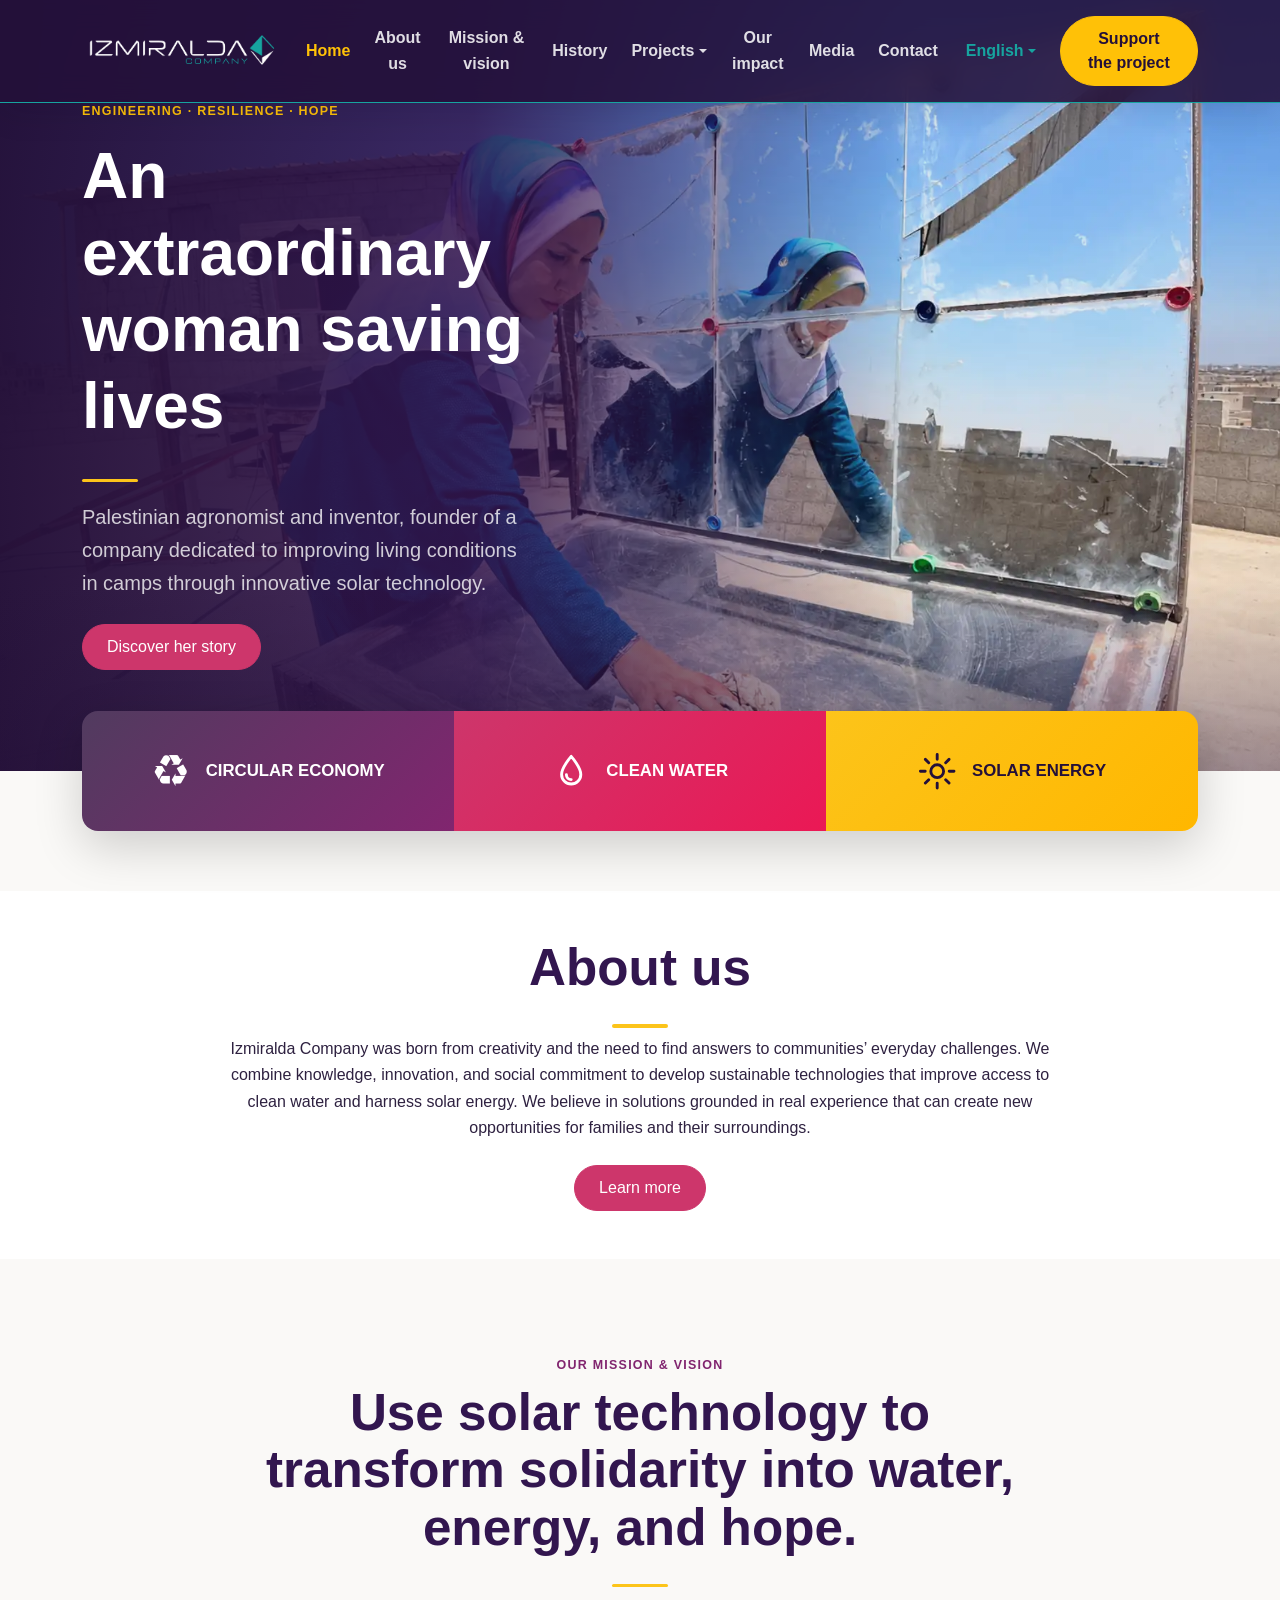
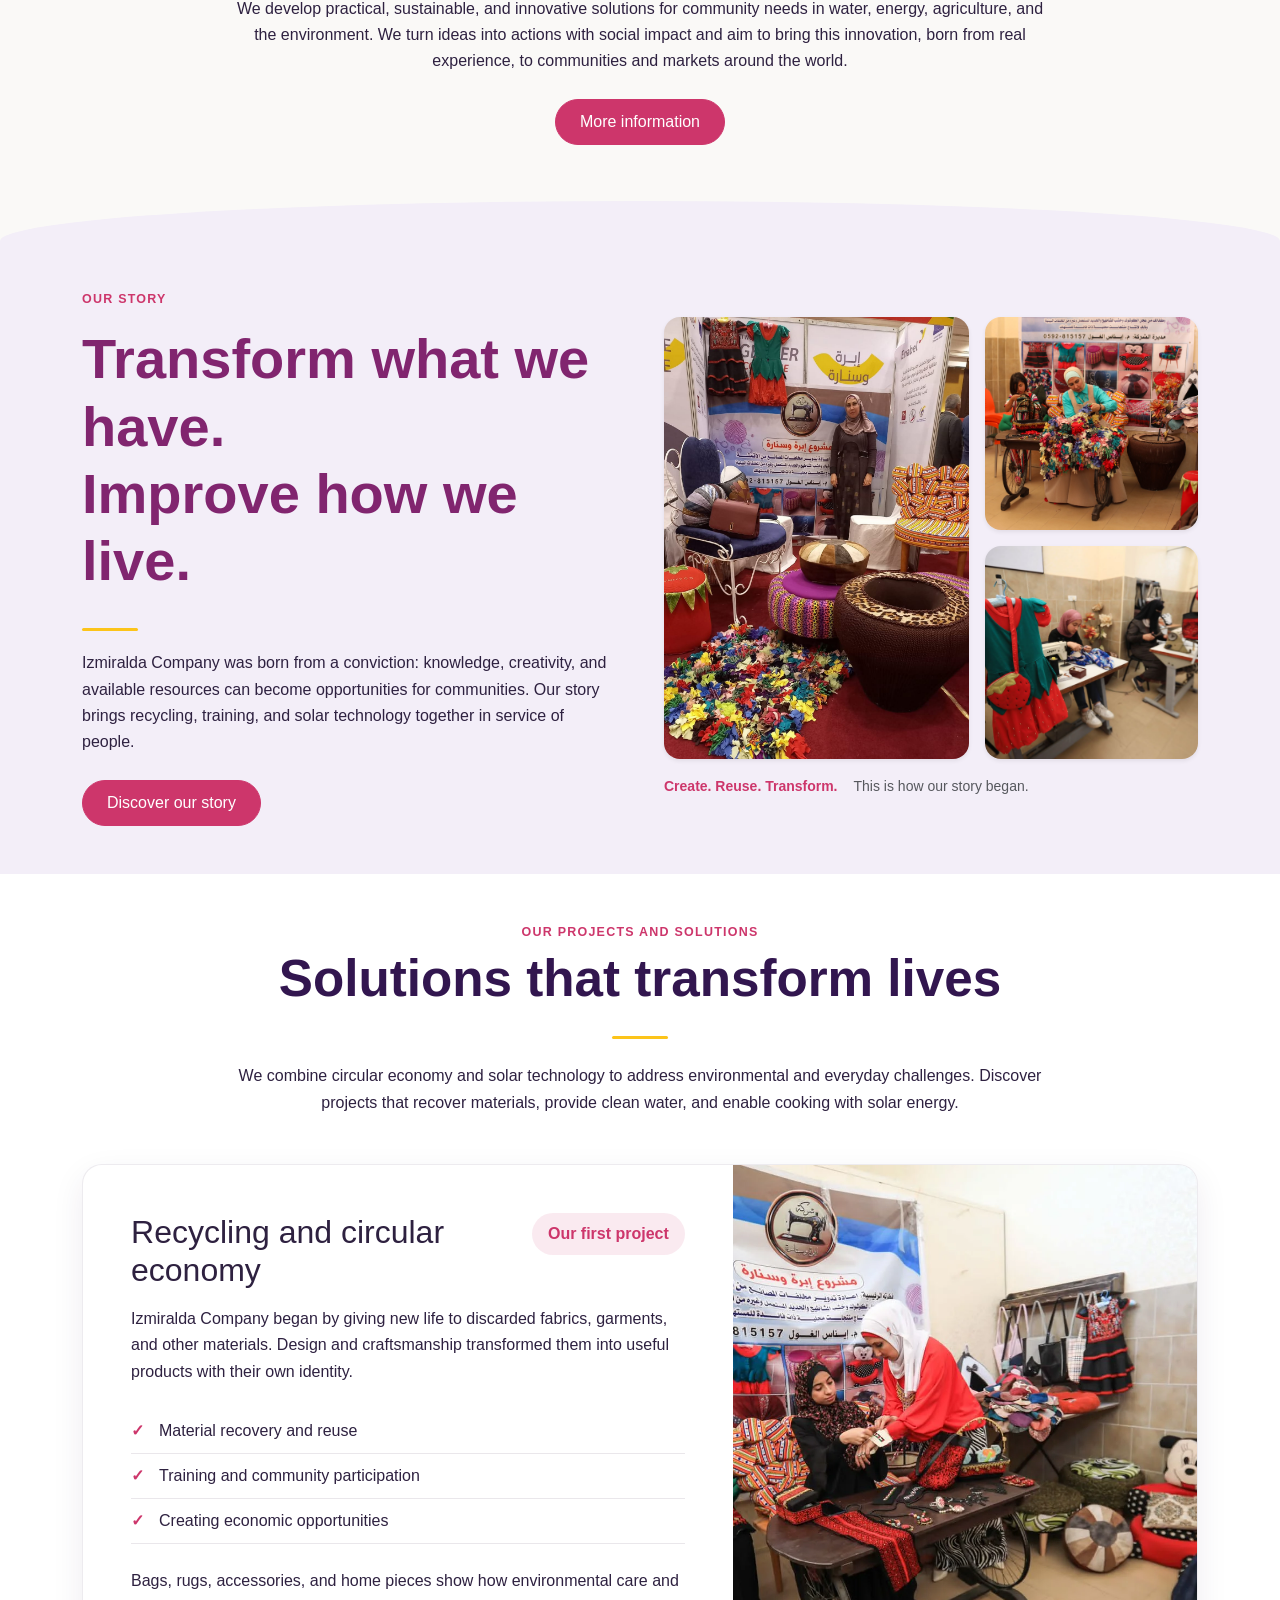
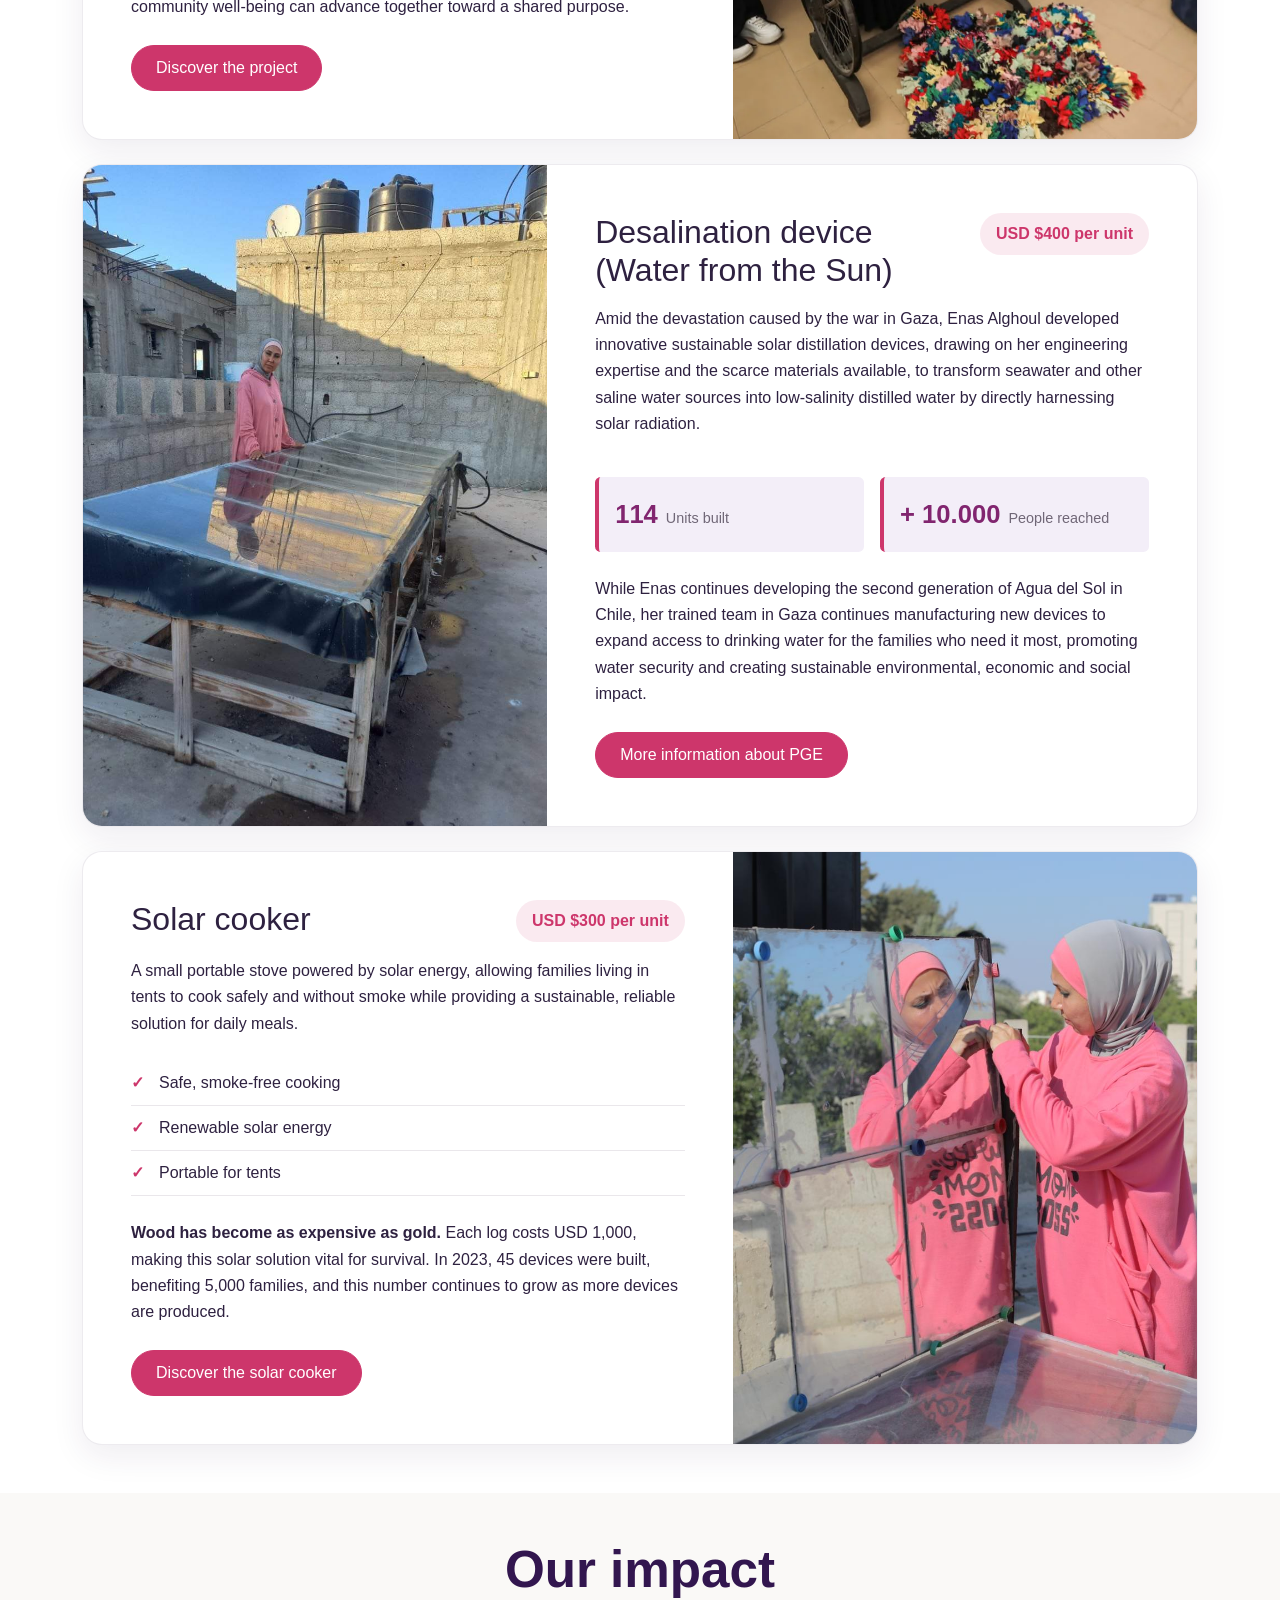
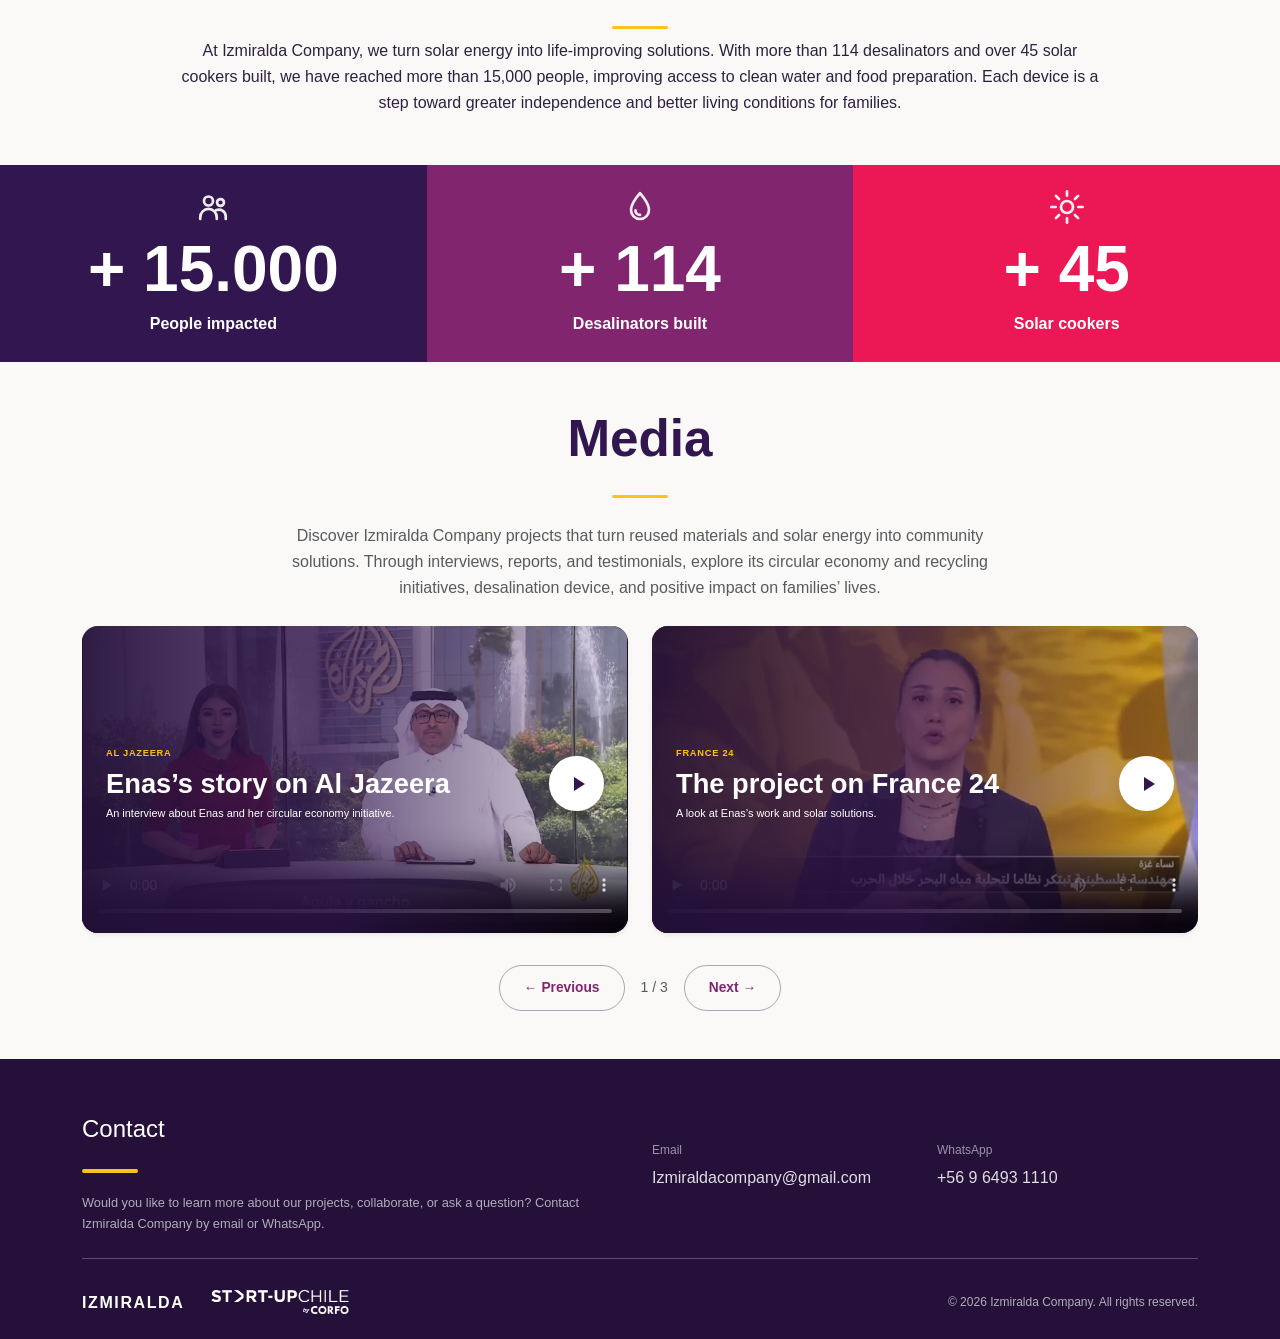
<file: index.html>
<!doctype html>
<html lang="es">

<head>
  <meta charset="utf-8">
  <meta name="viewport" content="width=device-width, initial-scale=1">
  <title>Izmiralda Company | Tecnología solar para las comunidades</title>
  <meta name="description"
    content="Conoce la historia de Enas Alghoul y apoya soluciones solares que brindan agua potable y energía a familias.">
  <meta name="keywords" content="Enas Alghoul, Izmiralda, agua potable, energía solar, desalinización, donación">
  <meta name="author" content="Diseño y desarrollo de AO Diseño - https://alexanderosses.cl">
  <meta name="robots" content="index, follow">
  <meta name="theme-color" content="#32164f">
  <link rel="canonical" href="https://izmiraldacompany.com/">
  <link rel="icon" type="image/png" href="favicon.png">

  <meta property="og:locale" content="es_CL">
  <meta property="og:type" content="website">
  <meta property="og:title" content="Izmiralda | Tecnología solar para las comunidades">
  <meta property="og:description"
    content="La historia de Enas Alghoul y las innovaciones solares que están transformando vidas.">
  <meta property="og:url" content="https://izmiraldacompany.com/">
  <meta property="og:image" content="https://izmiraldacompany.com/assets/images/enas-hero.png">

  <link rel="preconnect" href="https://cdn.jsdelivr.net" crossorigin>
  <link href="https://cdn.jsdelivr.net/npm/bootstrap@5.3.8/dist/css/bootstrap.min.css" rel="stylesheet"
    integrity="sha384-sRIl4kxILFvY47J16cr9ZwB07vP4J8+LH7qKQnuqkuIAvNWLzeN8tE5YBujZqJLB" crossorigin="anonymous">
  <link rel="stylesheet" href="assets/css/style.css?v=encuadre-20260911">
  <link rel="stylesheet" href="assets/css/menu.css?v=mobile-center-20260912">
  <link rel="stylesheet" href="assets/css/footer.css?v=bootstrap-20260911">
  <link rel="stylesheet" href="assets/css/section-titles.css?v=1">
  <link rel="stylesheet" href="assets/css/interaction.css?v=1">
  <link rel="stylesheet" href="assets/css/i18n.css?v=2">

  <script type="text/javascript">
    (function(c,l,a,r,i,t,y){
        c[a]=c[a]||function(){(c[a].q=c[a].q||[]).push(arguments)};
        t=l.createElement(r);t.async=1;t.src="https://www.clarity.ms/tag/"+i;
        y=l.getElementsByTagName(r)[0];y.parentNode.insertBefore(t,y);
    })(window, document, "clarity", "script", "yvcnhrhemc");
  </script>
</head>

<body tabindex="0">
  <a class="visually-hidden-focusable skip-link" href="#contenido">Saltar al contenido principal</a>

  <header class="fixed-top" data-company-menu></header>
  <script src="assets/js/menu.js?v=anchors-20260912"></script>

  <section id="inicio" class="hero-section position-relative text-center text-md-start d-flex align-items-center text-white">
    <div class="container position-relative py-5">
      <div class="row align-items-center min-vh-75">
        <div class="col-lg-6 col-xl-5 py-5">
          <p class="eyebrow text-warning mb-3">Ingeniería · Resistencia · Esperanza</p>
          <h1 class="display-3 fw-semibold mb-4">Una mujer extraordinaria salvando vidas</h1>
<div class="lh-1 mb-3"><span class="title-rule mt-0" aria-hidden="true"></span></div>
          <p class="lead text-white-75 mb-4">Ingeniera agrónoma e inventora palestina, fundadora de una empresa dedicada
            a mejorar las condiciones de vida en los campamentos a través de tecnología solar innovadora.</p>
          <div class="d-flex flex-column flex-sm-row gap-3">
            <a class="btn btn-raspberry rounded-pill px-4 d-inline-flex align-items-center justify-content-center gap-2"
              href="historia.html">Conoce su historia</a>
          </div>
        </div>
      </div>
    </div>
  </section>

  <main id="contenido">
    <section class="action-strip" aria-label="Áreas de impacto">
      <div class="container translate-middle-y">
        <div class="row g-0 overflow-hidden rounded-4 shadow-lg">
          <a class="col-md-4 action-item d-flex align-items-center justify-content-center gap-3 p-4 action-item-purple text-decoration-none"
            href="#economia-circular">
            <span class="action-icon action-icon-recycle" aria-hidden="true">♻</span>
            <span>Economía circular</span>
          </a>
          <a class="col-md-4 action-item d-flex align-items-center justify-content-center gap-3 p-4 action-item-pink text-decoration-none"
            href="#agua-limpia">
            <svg class="action-icon icon-svg" aria-hidden="true" viewBox="0 0 24 24">
              <path d="M12 2.75s-6 6.9-6 11.25a6 6 0 0 0 12 0c0-4.35-6-11.25-6-11.25Z" />
              <path d="M9 14.25a3 3 0 0 0 3 3" />
            </svg>
            <span>Agua limpia</span>
          </a>
          <a class="col-md-4 action-item d-flex align-items-center justify-content-center gap-3 p-4 action-item-yellow text-decoration-none"
            href="#energia-solar">
            <svg class="action-icon icon-svg" aria-hidden="true" viewBox="0 0 24 24">
              <circle cx="12" cy="12" r="4" />
              <path
                d="M12 1.5v3M12 19.5v3M1.5 12h3M19.5 12h3M4.6 4.6l2.1 2.1M17.3 17.3l2.1 2.1M19.4 4.6l-2.1 2.1M6.7 17.3l-2.1 2.1" />
            </svg>
            <span>Energía solar</span>
          </a>
        </div>
      </div>
    </section>

    <section id="sobre-nosotros" class="py-5 bg-white text-center" aria-labelledby="about-company-title">
      <div class="container">
        <h2 id="about-company-title" class="section-heading mx-auto">Sobre Nosotros</h2>
        <span class="title-rule" aria-hidden="true"></span>
        <div class="row justify-content-center">
          <div class="col-lg-9">
            <p class="mb-4">Izmiralda Company nace de la creatividad y la necesidad de encontrar respuestas a los
              desafíos cotidianos de las comunidades. Combinamos conocimiento, innovación y compromiso social para
              desarrollar tecnologías sostenibles que facilitan el acceso al agua limpia y aprovechan la energía del
              sol. Creemos en soluciones que parten de experiencias reales y que pueden abrir nuevas oportunidades para
              las familias y su entorno.</p>
            <a class="btn btn-raspberry rounded-pill px-4 d-inline-flex align-items-center justify-content-center gap-2"
              href="nosotros.html">Conoce más</a>
          </div>
        </div>
      </div>
    </section>

    <section id="mision" class="py-5 text-center anchor-target" aria-labelledby="mission-title">
      <div class="container py-5">
        <p class="eyebrow text-plum mb-2">Nuestra misión & visión</p>
        <h2 id="mission-title" class="section-heading mx-auto">Implementar tecnología solar para transformar la
          solidaridad en agua, energía y esperanza.</h2>
        <span class="title-rule" aria-hidden="true"></span>
        <div class="row justify-content-center">
          <div class="col-lg-9">
            <p class="mb-4">Desarrollamos soluciones prácticas, sostenibles e innovadoras para responder a las
              necesidades de las comunidades en agua, energía, agricultura y medio ambiente. Transformamos ideas en
              acciones con impacto social y aspiramos a llevar esta innovación, nacida de experiencias reales, a
              comunidades y mercados de todo el mundo.</p>
            <a class="btn btn-raspberry rounded-pill px-4 d-inline-flex align-items-center justify-content-center gap-2"
              href="nuestra_vision_y_mision.html">Más información</a>
          </div>
        </div>
      </div>
    </section>

    <section id="historia" class="py-5 story-section position-relative" aria-labelledby="story-title">
      <div class="container">
        <div class="row align-items-center g-4 g-lg-5">
          <div class="col-12 col-lg-6">
            <p class="eyebrow text-raspberry mb-3">Nuestra historia</p>
            <h2 id="story-title" class="display-4 fw-bold text-plum mb-4">Transformar lo que tenemos.<br>Mejorar cómo
              vivimos.</h2>
<div class="lh-1 mb-3"><span class="title-rule mt-0" aria-hidden="true"></span></div>
            <p class="mb-4">Izmiralda Company nace de una convicción: el conocimiento, la creatividad y los recursos
              disponibles pueden convertirse en oportunidades para las comunidades. Nuestra historia une el reciclaje,
              la formación y la tecnología solar al servicio de las personas.</p>
            <a href="historia.html" class="btn btn-raspberry rounded-pill">Conocer nuestra historia</a>
          </div>
          <div class="col-12 col-lg-6">
            <figure class="mb-0" aria-label="El reciclaje y el trabajo artesanal de Izmiralda Company">
              <div class="row g-3 align-items-stretch">
                <div class="col-7">
                  <div class="ratio ratio-1x1 h-100 rounded-4 overflow-hidden shadow-sm">
                    <img src="assets/images/historia-exposicion.png" class="w-100 h-100 object-fit-cover" alt="Enas presenta muebles, alfombras y accesorios elaborados con materiales reutilizados" width="1200" height="1600">
                  </div>
                </div>
                <div class="col-5">
                  <div class="row g-3">
                    <div class="col-12"><div class="ratio ratio-1x1 rounded-4 overflow-hidden shadow-sm">
                      <img src="assets/images/historia-artesania.png" class="w-100 h-100 object-fit-cover" alt="Trabajo artesanal con retazos textiles de colores" width="1600" height="1066">
                    </div></div>
                    <div class="col-12"><div class="ratio ratio-1x1 rounded-4 overflow-hidden shadow-sm">
                      <img src="assets/images/historia-taller.png" class="w-100 h-100 object-fit-cover" alt="Confección de prendas en el taller comunitario" width="1600" height="1066">
                    </div></div>
                  </div>
                </div>
              </div>
              <figcaption class="d-flex align-items-center gap-3 mt-3 small text-muted"><span class="text-raspberry fw-semibold">Crear. Reutilizar. Transformar.</span><span>Así comenzó nuestra historia.</span></figcaption>
            </figure>
          </div>
        </div>
      </div>
    </section>

    <section id="innovaciones" class="py-5 bg-white" aria-labelledby="innovation-title">
      <div class="container">
        <div class="text-center mb-5">
          <p class="eyebrow text-raspberry mb-2">Nuestros proyectos y soluciones</p>
          <h2 id="innovation-title" class="section-heading mx-auto">Soluciones que transforman vidas</h2>
          <span class="title-rule" aria-hidden="true"></span>
          <div class="row justify-content-center mt-3">
            <div class="col-12 col-lg-9">
              <p class="mb-0">Unimos economía circular y tecnología solar para responder a desafíos ambientales y
                cotidianos. Conoce proyectos que recuperan materiales, acercan agua limpia y permiten cocinar con la
                energía del sol.</p>
            </div>
          </div>
        </div>

        <article id="economia-circular" class="innovation-card overflow-hidden mb-4 anchor-target">
          <div class="row g-0 align-items-stretch flex-lg-row-reverse">
            <div class="col-lg-5">
              <img class="innovation-image w-100 h-100 object-fit-cover"
                src="ECONOMIA_CIRCULAR/assets/images/taller-productos.webp"
                alt="Mujeres trabajan juntas en la creación de productos con textiles recuperados" width="1600"
                height="1066" loading="lazy">
            </div>
            <div class="col-lg-7 p-4 p-xl-5">
              <div class="d-flex flex-column flex-sm-row justify-content-between gap-3 mb-3">
                <h3 class="h2 mb-0">Reciclaje y economía circular</h3>
                <span class="price-badge align-self-start py-2 px-3 rounded-pill text-nowrap">Nuestro primer proyecto</span>
              </div>
              <p>El origen de Izmiralda Company comenzó dando una nueva vida a telas, prendas y otros materiales
                descartados. El diseño y el trabajo artesanal los transformaron en productos útiles con identidad
                propia.</p>
              <ul class="list-unstyled benefit-list my-4">
                <li>Recuperación y reutilización de materiales</li>
                <li>Formación y participación comunitaria</li>
                <li>Creación de oportunidades económicas</li>
              </ul>
              <p class="mb-0">Bolsos, alfombras, accesorios y piezas para el hogar muestran cómo el cuidado del medio
                ambiente y el bienestar de las comunidades pueden avanzar como parte de un mismo propósito.</p>
              <a class="btn btn-raspberry rounded-pill px-4 mt-4 d-inline-flex align-items-center justify-content-center gap-2"
                href="ECONOMIA_CIRCULAR/">Conocer el proyecto</a>
            </div>
          </div>
        </article>

        <article id="agua-limpia" class="innovation-card overflow-hidden mb-4 anchor-target">
          <div class="row g-0 align-items-stretch">
            <div class="col-lg-5">
              <div class="ratio ratio-1x1 h-100 overflow-hidden">
                <img class="desalinizador-image w-100 h-100 object-fit-cover"
                  src="assets/images/desalinizador-solar-enas.png"
                  alt="Enas junto al dispositivo de desalinización solar" width="960" height="1280" loading="lazy">
              </div>
            </div>
            <div class="col-lg-7 p-4 p-xl-5">
              <div class="d-flex flex-column flex-sm-row justify-content-between gap-3 mb-3">
                <h3 class="h2 mb-0">Dispositivo de desalinización (Agua del Sol)</h3>
                <span class="price-badge align-self-start py-2 px-3 rounded-pill text-nowrap">USD $400 por unidad</span>
              </div>
              <p>En medio de la devastación causada por la guerra en Gaza, Enas Alghoul desarrolló innovadores
                dispositivos de destilación solar sostenible, utilizando sus conocimientos de ingeniería y los escasos
                materiales disponibles, para transformar el agua de mar y otras fuentes de agua salina en agua
                destilada de baja salinidad, aprovechando directamente la radiación solar.</p>
              <div class="row g-3 my-4">
                <div class="col-sm-6">
                  <div class="fact-box d-flex align-items-baseline gap-2 p-3"><strong>114</strong><span>Unidades
                      construidas</span></div>
                </div>
                <div class="col-sm-6">
                  <div class="fact-box d-flex align-items-baseline gap-2 p-3"><strong>+ 10.000</strong><span>Personas
                      beneficiadas</span></div>
                </div>
              </div>
              <p class="mb-0">Mientras Enas continúa desarrollando en Chile la segunda generación de Agua del Sol,
                su equipo capacitado en Gaza sigue fabricando nuevos dispositivos para ampliar el acceso al agua
                potable de las familias que más lo necesitan, promoviendo la seguridad hídrica y generando un impacto
                ambiental, económico y social sostenible.</p>
              <a class="btn btn-raspberry rounded-pill px-4 mt-4 d-inline-flex align-items-center justify-content-center gap-2"
                href="PGE/">Más información sobre PGE</a>
            </div>
          </div>
        </article>

        <article id="energia-solar" class="innovation-card overflow-hidden anchor-target">
          <div class="row g-0 align-items-stretch flex-lg-row-reverse">
            <div class="col-lg-5">
              <img class="innovation-image w-100 h-100 object-fit-cover" src="assets/images/cocina-solar-enas.jpg"
                alt="Enas ajustando los reflectores de una cocina solar" width="1600" height="1066" loading="lazy">
            </div>
            <div class="col-lg-7 p-4 p-xl-5">
              <div class="d-flex flex-column flex-sm-row justify-content-between gap-3 mb-3">
                <h3 class="h2 mb-0">Cocina solar</h3>
                <span class="price-badge align-self-start py-2 px-3 rounded-pill text-nowrap">USD $300 por unidad</span>
              </div>
              <p>Una pequeña estufa portátil que funciona con energía solar, permitiendo a las familias que viven en
                carpas cocinar de forma segura y sin humo, ofreciendo una solución sostenible y confiable para preparar
                sus alimentos cada día.</p>
              <ul class="list-unstyled benefit-list my-4">
                <li>Cocina segura sin humo</li>
                <li>Energía solar renovable</li>
                <li>Portátil para carpas</li>
              </ul>
              <p class="mb-0"><strong>La madera se ha vuelto tan costosa como el oro.</strong> Cada tronco de madera
                cuesta USD $1.000, haciendo que esta solución solar sea vital para la supervivencia. En 2023, se
                fabricaron 45 dispositivos, beneficiando a 5.000 familias, y esta cifra continúa aumentando a medida que
                se fabrican más dispositivos.</p>
              <a class="btn btn-raspberry rounded-pill px-4 mt-4 d-inline-flex align-items-center justify-content-center gap-2"
                href="PGC/">Conocer la cocina solar</a>
            </div>
          </div>
        </article>
      </div>
    </section>

    <section id="nuestro-impacto" class="impact-band" aria-labelledby="impact-title">
      <div class="container text-center py-5">
        <h2 id="impact-title" class="section-heading mx-auto">Nuestro impacto</h2>
        <span class="title-rule" aria-hidden="true"></span>
        <div class="row justify-content-center">
          <div class="col-lg-10">
            <p class="fw-normal mb-0">En Izmiralda Company, transformamos la energía del sol en soluciones que mejoran
              la vida. Con más de 114 desalinizadores construidos y más de 45 cocinas solares, hemos impactado a más de
              15.000 personas, facilitando el acceso a agua limpia y la preparación de alimentos. Cada dispositivo
              representa un paso hacia una mayor autonomía y mejores condiciones de vida para las familias.</p>
          </div>
        </div>
      </div>
      <div class="container-fluid px-0 text-white">
        <div class="row g-0 text-center">
          <div
            class="col-md-4 impact-stat d-flex flex-column align-items-center justify-content-center py-4 px-3 impact-purple">
            <svg class="impact-icon icon-svg" aria-hidden="true" viewBox="0 0 24 24">
              <circle cx="9" cy="8" r="3" />
              <circle cx="17" cy="9" r="2.3" />
              <path d="M3.5 20v-1.2A5.5 5.5 0 0 1 9 13.3a5.5 5.5 0 0 1 5.5 5.5V20M14 14.2a4.5 4.5 0 0 1 6.5 4V20" />
            </svg><strong>+ 15.000</strong><span>Personas impactadas</span></div>
          <div
            class="col-md-4 impact-stat d-flex flex-column align-items-center justify-content-center py-4 px-3 impact-plum">
            <svg class="impact-icon icon-svg" aria-hidden="true" viewBox="0 0 24 24">
              <path d="M12 2.75s-6 6.9-6 11.25a6 6 0 0 0 12 0c0-4.35-6-11.25-6-11.25Z" />
              <path d="M9 14.25a3 3 0 0 0 3 3" />
            </svg><strong>+ 114</strong><span>Desalinizadores construidos</span></div>
          <div
            class="col-md-4 impact-stat d-flex flex-column align-items-center justify-content-center py-4 px-3 impact-pink">
            <svg class="impact-icon icon-svg" aria-hidden="true" viewBox="0 0 24 24">
              <circle cx="12" cy="12" r="4" />
              <path
                d="M12 1.5v3M12 19.5v3M1.5 12h3M19.5 12h3M4.6 4.6l2.1 2.1M17.3 17.3l2.1 2.1M19.4 4.6l-2.1 2.1M6.7 17.3l-2.1 2.1" />
            </svg><strong>+ 45</strong><span>Cocinas solares</span></div>
        </div>
      </div>
    </section>

    <section id="galeria" class="py-5" aria-labelledby="media-title">
      <div class="container">
        <div class="row justify-content-center mb-4">
          <div class="col-12 col-lg-8 text-center">
            <h2 id="media-title" class="section-heading mx-auto">Medios</h2>
            <span class="title-rule" aria-hidden="true"></span>
            <p class="text-muted mt-3 mb-0">Conoce los proyectos de Izmiralda Company que convierten materiales reutilizados y energía solar en soluciones para la comunidad. A través de entrevistas, reportajes y testimonios, descubre sus iniciativas de economía circular y reciclaje, el dispositivo de desalinización y el impacto positivo que han tenido en la vida de las familias.</p>
          </div>
        </div>
        <div id="mediaCarousel" class="carousel slide" data-bs-interval="false" aria-label="Videos de Izmiralda Company"
          aria-roledescription="carrusel">
          <div class="carousel-inner">
            <div class="carousel-item active">
              <div class="row g-4">
                <div class="col-12 col-lg-6">
                  <article class="media-video ratio ratio-16x9 rounded-4 overflow-hidden shadow-sm">
                    <video controls playsinline preload="none" poster="assets/images/media-aljazeera.jpg"
                      class="w-100 h-100 object-fit-contain" aria-label="La historia de Enas en Al Jazeera">
                      <source src="assets/video/interview_aljazeera.mp4" type="video/mp4">Tu navegador no admite video.
                      <a href="assets/video/interview_aljazeera.mp4">Descargar video</a>
                    </video>
                    <button type="button"
                      class="media-video-cover border-0 text-start p-3 p-md-4 d-flex align-items-center"
                      aria-label="Reproducir: La historia de Enas en Al Jazeera">
                      <span class="row w-100 m-0 align-items-center justify-content-between g-2">
                        <span class="col-9 ps-0 text-white"><span
                            class="media-video-label d-block text-warning fw-bold text-uppercase mb-2">Al
                            Jazeera</span><strong class="media-video-title d-block">La historia de Enas en Al
                            Jazeera</strong><span class="media-video-description d-block mt-2">Una entrevista para
                            conocer a Enas y su iniciativa de economía circular.</span></span>
                        <span class="col-auto p-0"><span
                            class="media-video-play rounded-circle d-flex align-items-center justify-content-center shadow"><svg
                              width="24" height="24" viewBox="0 0 24 24" aria-hidden="true">
                              <path fill="currentColor" d="m9 5 11 7-11 7Z" />
                            </svg></span></span>
                      </span></button>
                  </article>
                  <p class="media-video-status small text-danger mb-0 mt-2" role="status"></p>
                </div>
                <div class="col-12 col-lg-6">
                  <article class="media-video ratio ratio-16x9 rounded-4 overflow-hidden shadow-sm">
                    <video controls playsinline preload="none" poster="assets/images/media-france24.jpg"
                      class="w-100 h-100 object-fit-contain" aria-label="El proyecto en France 24">
                      <source src="assets/video/france-24.mp4" type="video/mp4">Tu navegador no admite video. <a
                        href="assets/video/france-24.mp4">Descargar video</a>
                    </video>
                    <button type="button"
                      class="media-video-cover border-0 text-start p-3 p-md-4 d-flex align-items-center"
                      aria-label="Reproducir: El proyecto en France 24">
                      <span class="row w-100 m-0 align-items-center justify-content-between g-2">
                        <span class="col-9 ps-0 text-white"><span
                            class="media-video-label d-block text-warning fw-bold text-uppercase mb-2">France
                            24</span><strong class="media-video-title d-block">El proyecto en France 24</strong><span
                            class="media-video-description d-block mt-2">Una mirada al trabajo de Enas y sus soluciones
                            solares.</span></span>
                        <span class="col-auto p-0"><span
                            class="media-video-play rounded-circle d-flex align-items-center justify-content-center shadow"><svg
                              width="24" height="24" viewBox="0 0 24 24" aria-hidden="true">
                              <path fill="currentColor" d="m9 5 11 7-11 7Z" />
                            </svg></span></span>
                      </span></button>
                  </article>
                  <p class="media-video-status small text-danger mb-0 mt-2" role="status"></p>
                </div>
              </div>
            </div>
            <div class="carousel-item">
              <div class="row g-4">
                <div class="col-12 col-lg-6">
                  <article class="media-video ratio ratio-16x9 rounded-4 overflow-hidden shadow-sm">
                    <video controls playsinline preload="none" poster="assets/images/desalinizador.webp"
                      class="w-100 h-100 object-fit-contain" aria-label="Desalinizador de agua solar en acción">
                      <source src="assets/video/desalinizador-solar.mp4" type="video/mp4">Tu navegador no admite video.
                      <a href="assets/video/desalinizador-solar.mp4">Descargar video</a>
                    </video>
                    <button type="button"
                      class="media-video-cover border-0 text-start p-3 p-md-4 d-flex align-items-center"
                      aria-label="Reproducir: Desalinizador de agua solar en acción">
                      <span class="row w-100 m-0 align-items-center justify-content-between g-2">
                        <span class="col-9 ps-0 text-white"><span
                            class="media-video-label d-block text-warning fw-bold text-uppercase mb-2">Tecnología
                            solar</span><strong class="media-video-title d-block">Desalinizador de agua solar en
                            acción</strong><span class="media-video-description d-block mt-2">Conoce cómo Enas aprovecha
                            el sol para transformar agua en esperanza.</span></span>
                        <span class="col-auto p-0"><span
                            class="media-video-play rounded-circle d-flex align-items-center justify-content-center shadow"><svg
                              width="24" height="24" viewBox="0 0 24 24" aria-hidden="true">
                              <path fill="currentColor" d="m9 5 11 7-11 7Z" />
                            </svg></span></span>
                      </span></button>
                  </article>
                  <p class="media-video-status small text-danger mb-0 mt-2" role="status"></p>
                </div>
                <div class="col-12 col-lg-6">
                  <article class="media-video ratio ratio-16x9 rounded-4 overflow-hidden shadow-sm">
                    <video controls playsinline preload="none" poster="assets/images/media-testimonio-1.jpg"
                      class="w-100 h-100 object-fit-contain" aria-label="Testimonio 1 · Voces del proyecto">
                      <source src="assets/video/testimonio-1.mp4" type="video/mp4">Tu navegador no admite video. <a
                        href="assets/video/testimonio-1.mp4">Descargar video</a>
                    </video>
                    <button type="button"
                      class="media-video-cover border-0 text-start p-3 p-md-4 d-flex align-items-center"
                      aria-label="Reproducir: Testimonio 1 · Voces del proyecto">
                      <span class="row w-100 m-0 align-items-center justify-content-between g-2">
                        <span class="col-9 ps-0 text-white"><span
                            class="media-video-label d-block text-warning fw-bold text-uppercase mb-2">Testimonios</span><strong
                            class="media-video-title d-block">Testimonio 1 · Voces del proyecto</strong><span
                            class="media-video-description d-block mt-2">Conoce una de las voces que forman parte de la
                            historia de esta iniciativa.</span></span>
                        <span class="col-auto p-0"><span
                            class="media-video-play rounded-circle d-flex align-items-center justify-content-center shadow"><svg
                              width="24" height="24" viewBox="0 0 24 24" aria-hidden="true">
                              <path fill="currentColor" d="m9 5 11 7-11 7Z" />
                            </svg></span></span>
                      </span></button>
                  </article>
                  <p class="media-video-status small text-danger mb-0 mt-2" role="status"></p>
                </div>
              </div>
            </div>
            <div class="carousel-item">
              <div class="row g-4">
                <div class="col-12 col-lg-6">
                  <article class="media-video ratio ratio-16x9 rounded-4 overflow-hidden shadow-sm">
                    <video controls playsinline preload="none" poster="assets/images/media-testimonio-2.jpg"
                      class="w-100 h-100 object-fit-contain" aria-label="Testimonio 2 · Voces del proyecto">
                      <source src="assets/video/testimonio-2.mp4" type="video/mp4">Tu navegador no admite video. <a
                        href="assets/video/testimonio-2.mp4">Descargar video</a>
                    </video>
                    <button type="button"
                      class="media-video-cover border-0 text-start p-3 p-md-4 d-flex align-items-center"
                      aria-label="Reproducir: Testimonio 2 · Voces del proyecto">
                      <span class="row w-100 m-0 align-items-center justify-content-between g-2">
                        <span class="col-9 ps-0 text-white"><span
                            class="media-video-label d-block text-warning fw-bold text-uppercase mb-2">Testimonios</span><strong
                            class="media-video-title d-block">Testimonio 2 · Voces del proyecto</strong><span
                            class="media-video-description d-block mt-2">Conoce una de las voces que forman parte de la
                            historia de esta iniciativa.</span></span>
                        <span class="col-auto p-0"><span
                            class="media-video-play rounded-circle d-flex align-items-center justify-content-center shadow"><svg
                              width="24" height="24" viewBox="0 0 24 24" aria-hidden="true">
                              <path fill="currentColor" d="m9 5 11 7-11 7Z" />
                            </svg></span></span>
                      </span></button>
                  </article>
                  <p class="media-video-status small text-danger mb-0 mt-2" role="status"></p>
                </div>
                <div class="col-12 col-lg-6">
                  <article class="media-video ratio ratio-16x9 rounded-4 overflow-hidden shadow-sm">
                    <video controls playsinline preload="none" poster="assets/images/media-testimonio-3.jpg"
                      class="w-100 h-100 object-fit-contain" aria-label="Testimonio 3 · Voces del proyecto">
                      <source src="assets/video/testimonio-3.mp4" type="video/mp4">Tu navegador no admite video. <a
                        href="assets/video/testimonio-3.mp4">Descargar video</a>
                    </video>
                    <button type="button"
                      class="media-video-cover border-0 text-start p-3 p-md-4 d-flex align-items-center"
                      aria-label="Reproducir: Testimonio 3 · Voces del proyecto">
                      <span class="row w-100 m-0 align-items-center justify-content-between g-2">
                        <span class="col-9 ps-0 text-white"><span
                            class="media-video-label d-block text-warning fw-bold text-uppercase mb-2">Testimonios</span><strong
                            class="media-video-title d-block">Testimonio 3 · Voces del proyecto</strong><span
                            class="media-video-description d-block mt-2">Conoce una de las voces que forman parte de la
                            historia de esta iniciativa.</span></span>
                        <span class="col-auto p-0"><span
                            class="media-video-play rounded-circle d-flex align-items-center justify-content-center shadow"><svg
                              width="24" height="24" viewBox="0 0 24 24" aria-hidden="true">
                              <path fill="currentColor" d="m9 5 11 7-11 7Z" />
                            </svg></span></span>
                      </span></button>
                  </article>
                  <p class="media-video-status small text-danger mb-0 mt-2" role="status"></p>
                </div>
              </div>
            </div>
          </div>
          <div class="d-flex align-items-center justify-content-center gap-3 my-4">
            <button class="btn btn-outline-plum rounded-pill" type="button" data-bs-target="#mediaCarousel"
              data-bs-slide="prev" aria-label="Videos anteriores">← Anterior</button>
            <span id="mediaCarouselStatus" class="small text-muted" aria-live="polite">1 / 3</span>
            <button class="btn btn-outline-plum rounded-pill" type="button" data-bs-target="#mediaCarousel"
              data-bs-slide="next" aria-label="Videos siguientes">Siguiente →</button>
          </div>
        </div>
      </div>
    </section>
  </main>

  <footer class="site-footer text-white" data-company-footer></footer>
  <script src="assets/js/footer.js?v=titulos-20260911"></script>
  <script src="assets/js/i18n.js?v=2"></script>

  <div class="modal fade" id="galleryModal" tabindex="-1" aria-labelledby="galleryModalTitle" aria-hidden="true">
    <div class="modal-dialog modal-dialog-centered modal-xl">
      <div class="modal-content bg-dark border-0">
        <div class="modal-header border-0">
          <h2 id="galleryModalTitle" class="modal-title fs-5 text-white">El trabajo</h2>
          <button type="button" class="btn-close btn-close-white" data-bs-dismiss="modal" aria-label="Cerrar"></button>
        </div>
        <div class="modal-body pt-0 text-center">
          <img id="galleryModalImage" class="img-fluid modal-gallery-image" src="assets/images/enas-hero.png" alt="">
          <p id="galleryModalCaption" class="text-white-50 mt-3 mb-0"></p>
        </div>
      </div>
    </div>
  </div>

  <script src="https://cdn.jsdelivr.net/npm/bootstrap@5.3.8/dist/js/bootstrap.bundle.min.js"
    integrity="sha384-FKyoEForCGlyvwx9Hj09JcYn3nv7wiPVlz7YYwJrWVcXK/BmnVDxM+D2scQbITxI"
    crossorigin="anonymous"></script>
  <script src="assets/js/izmiralda-interacciones.js?v=fusion-20260912"></script>
</body>

</html>
</file>
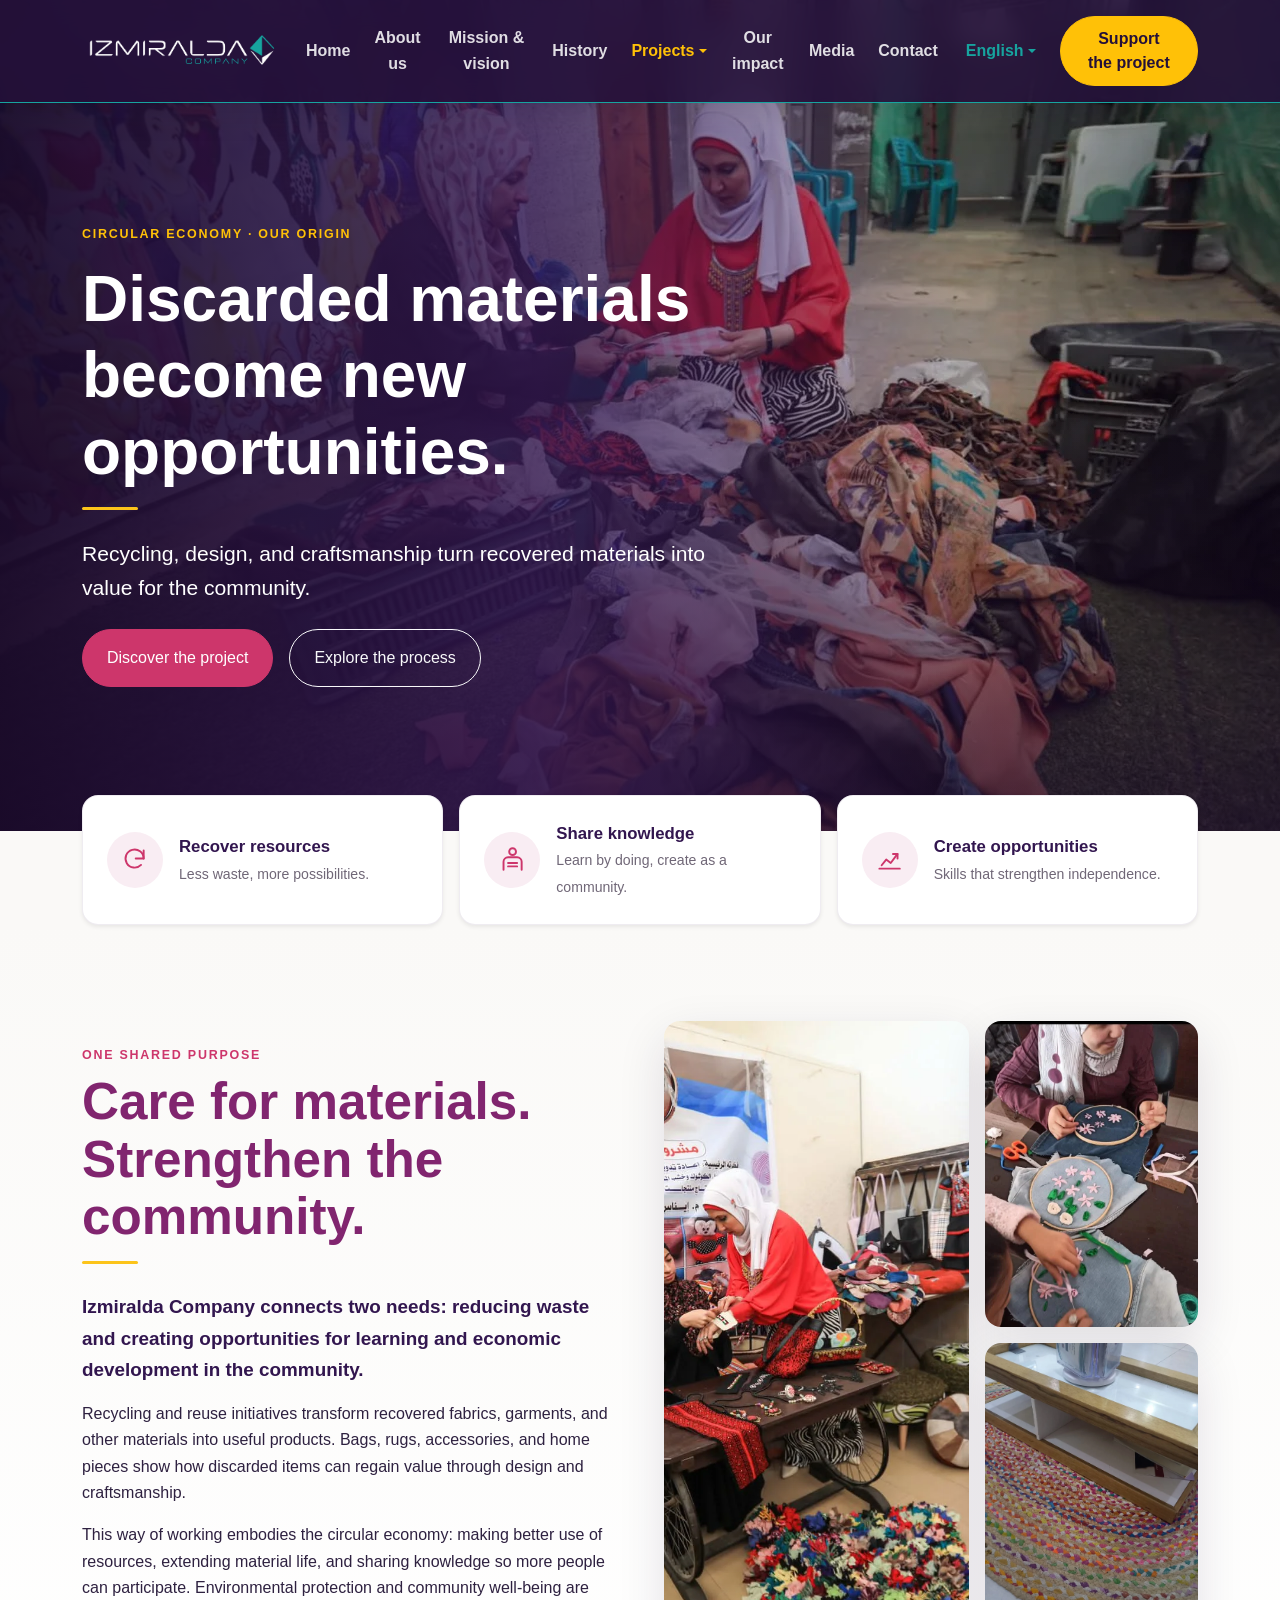
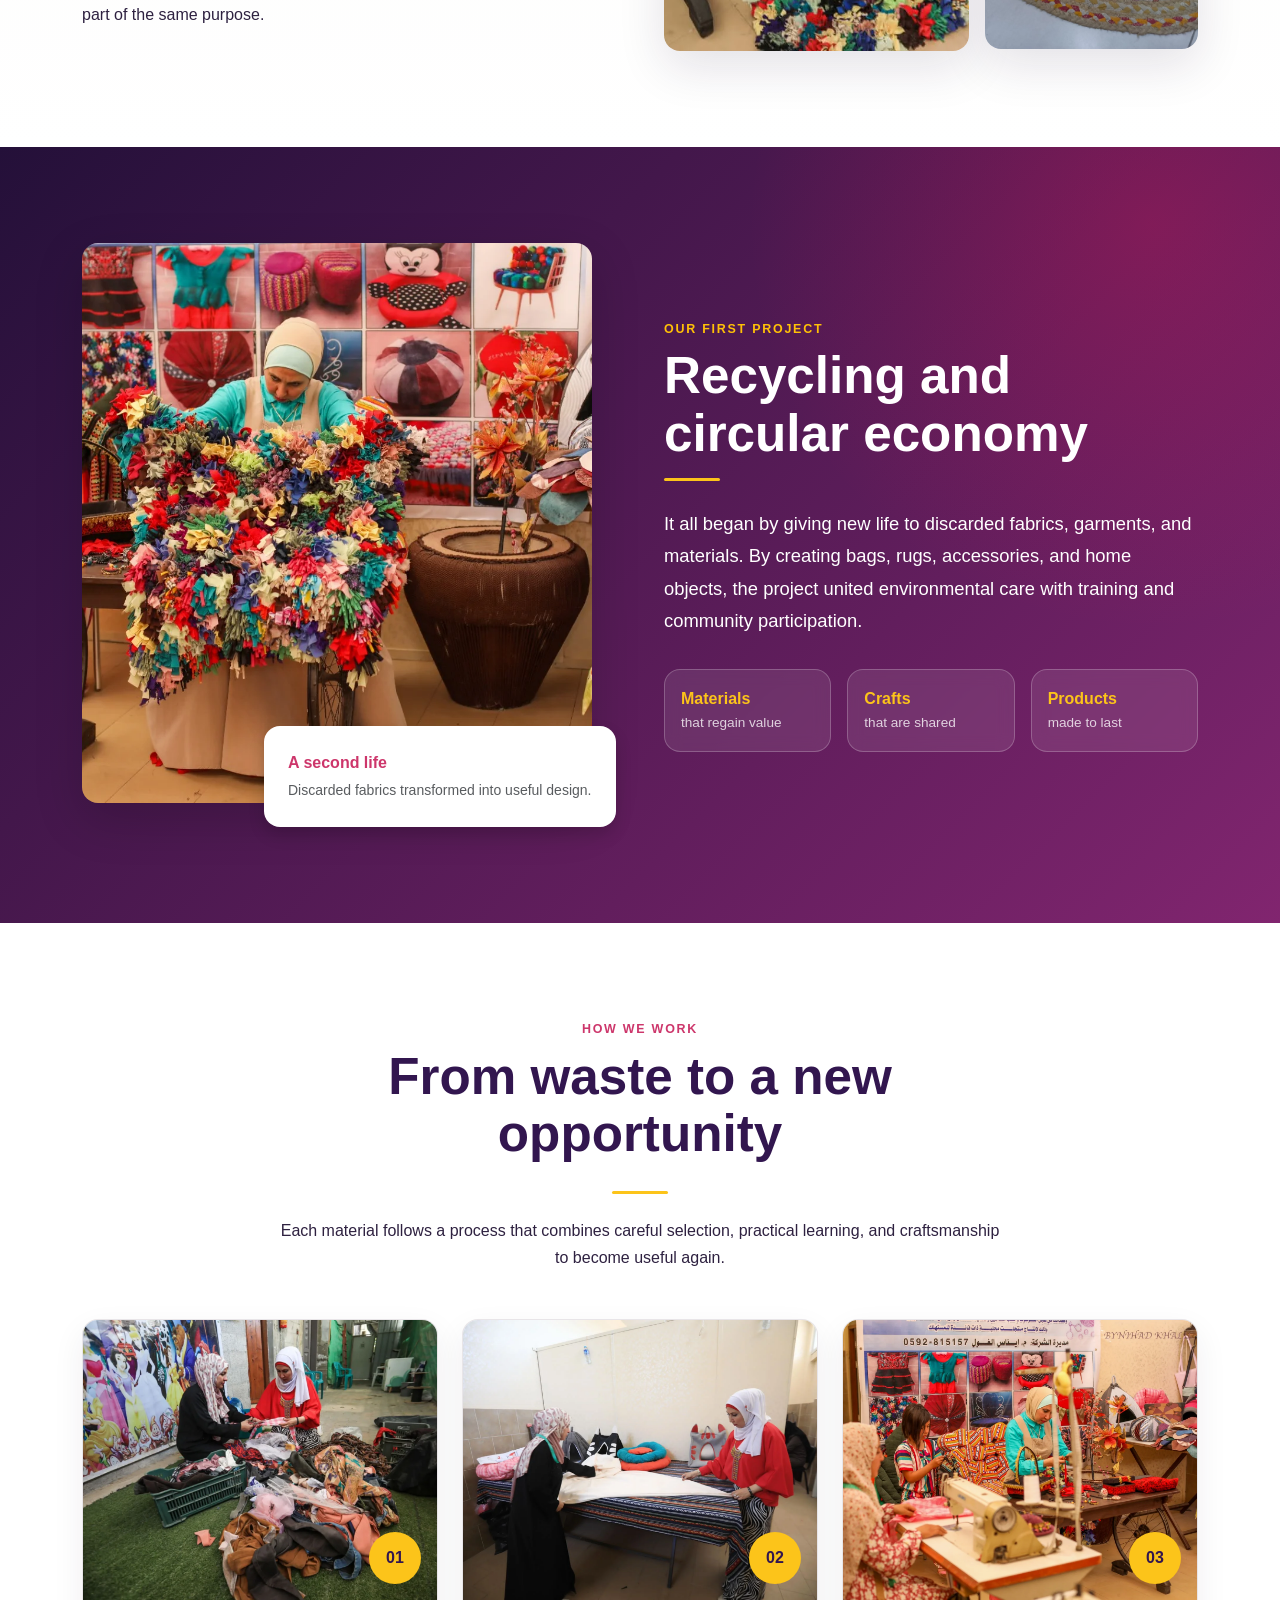
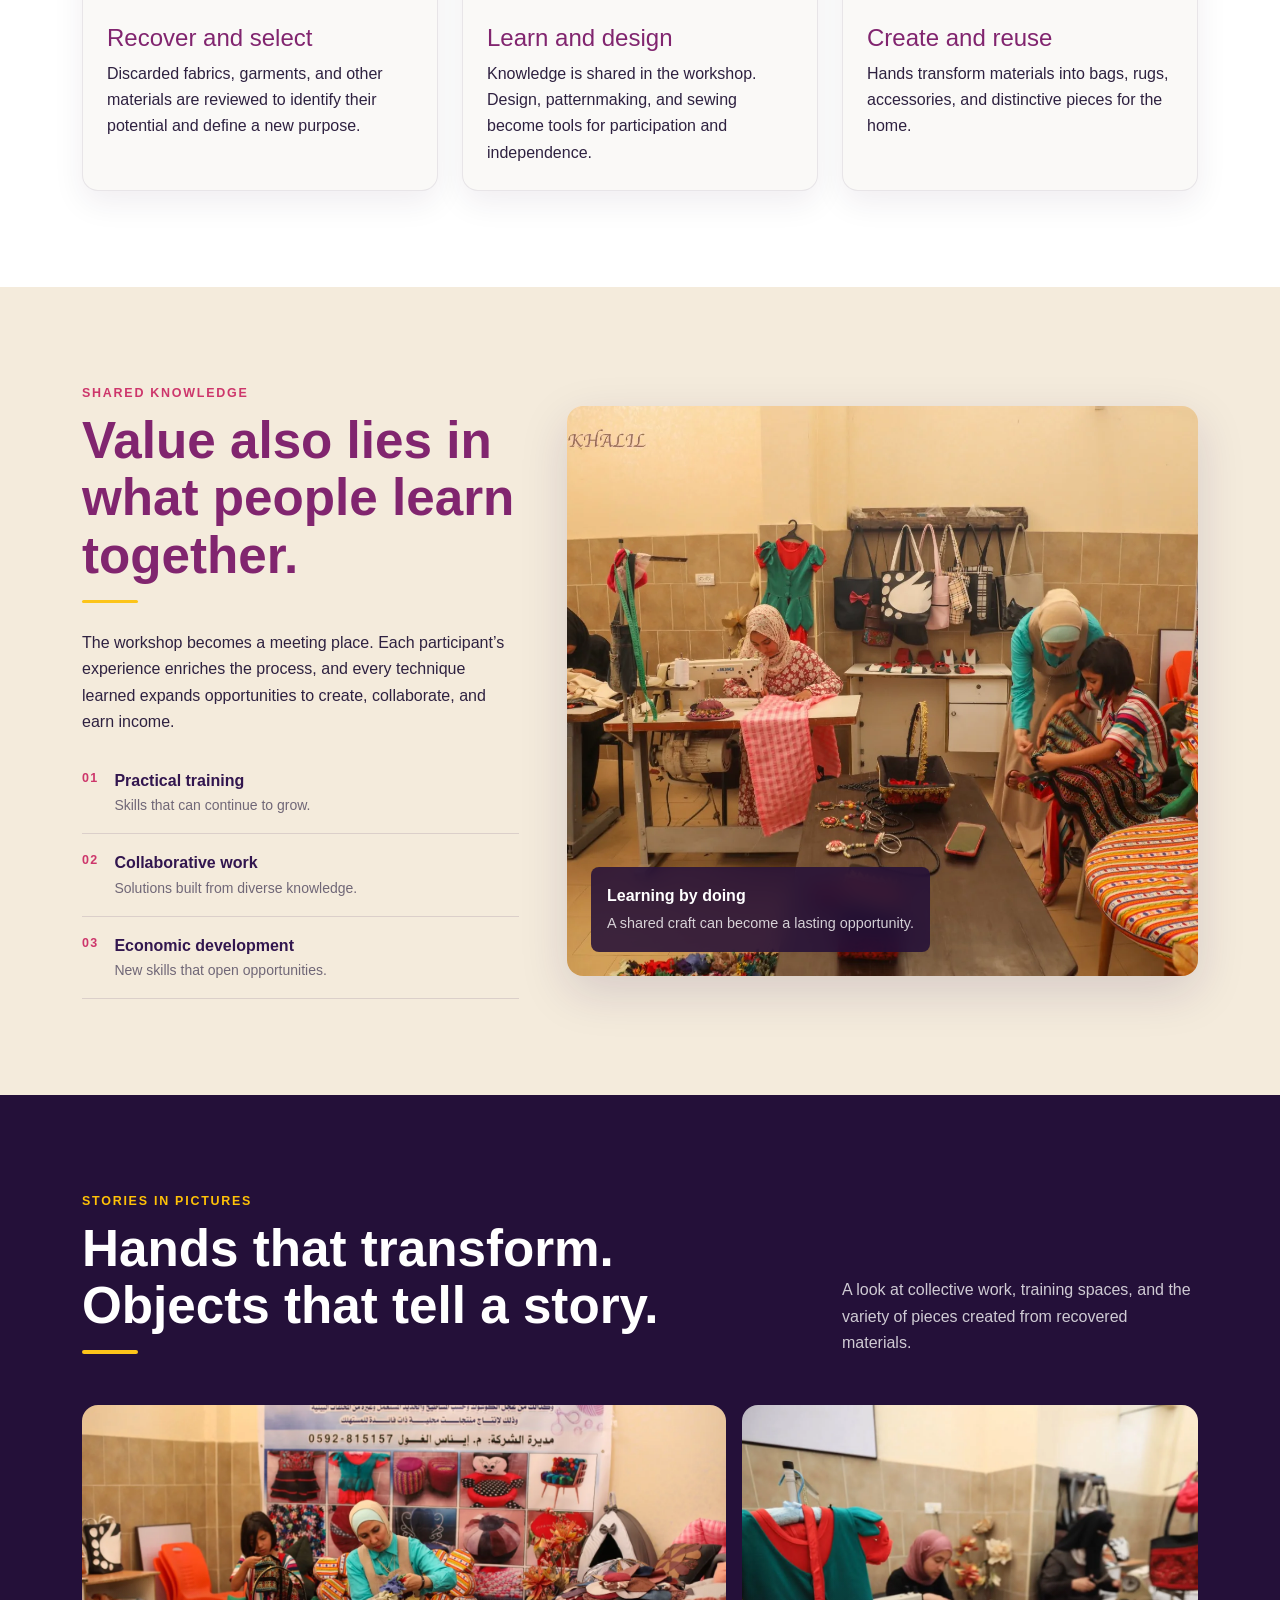
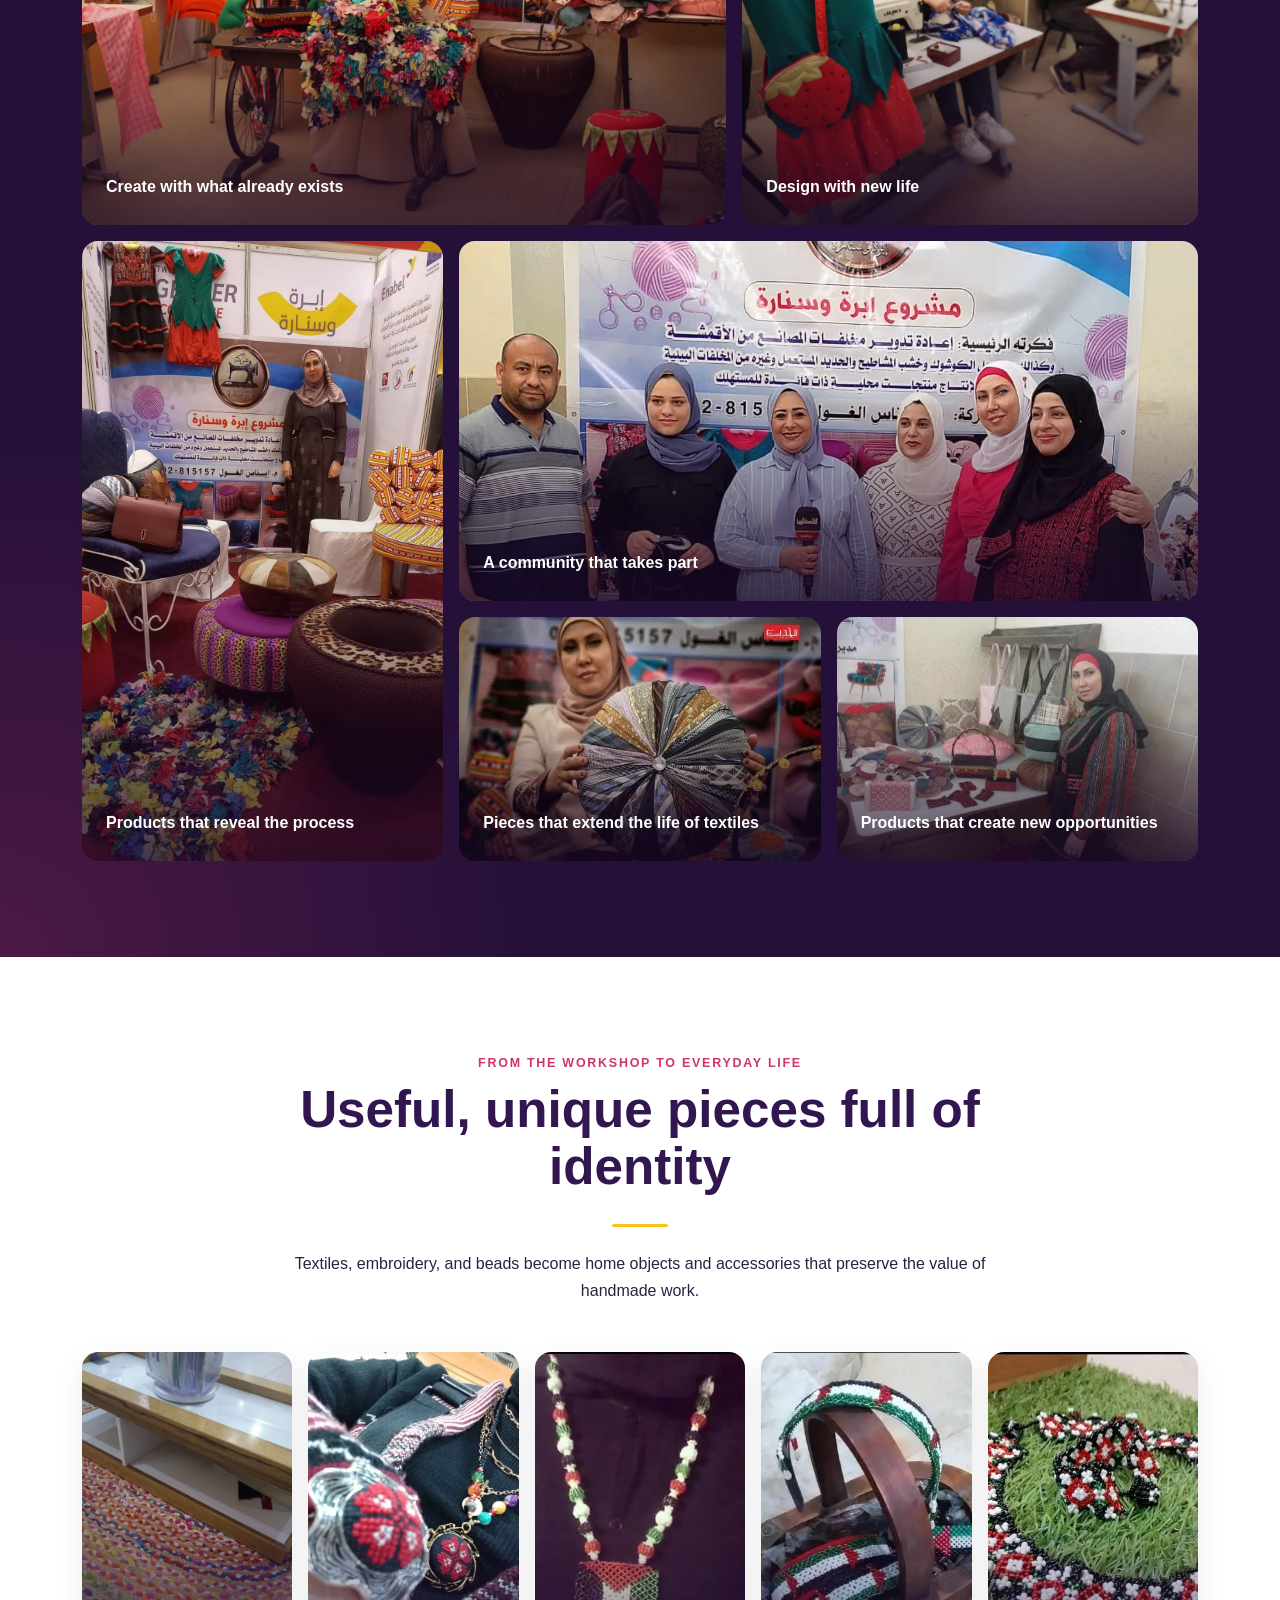
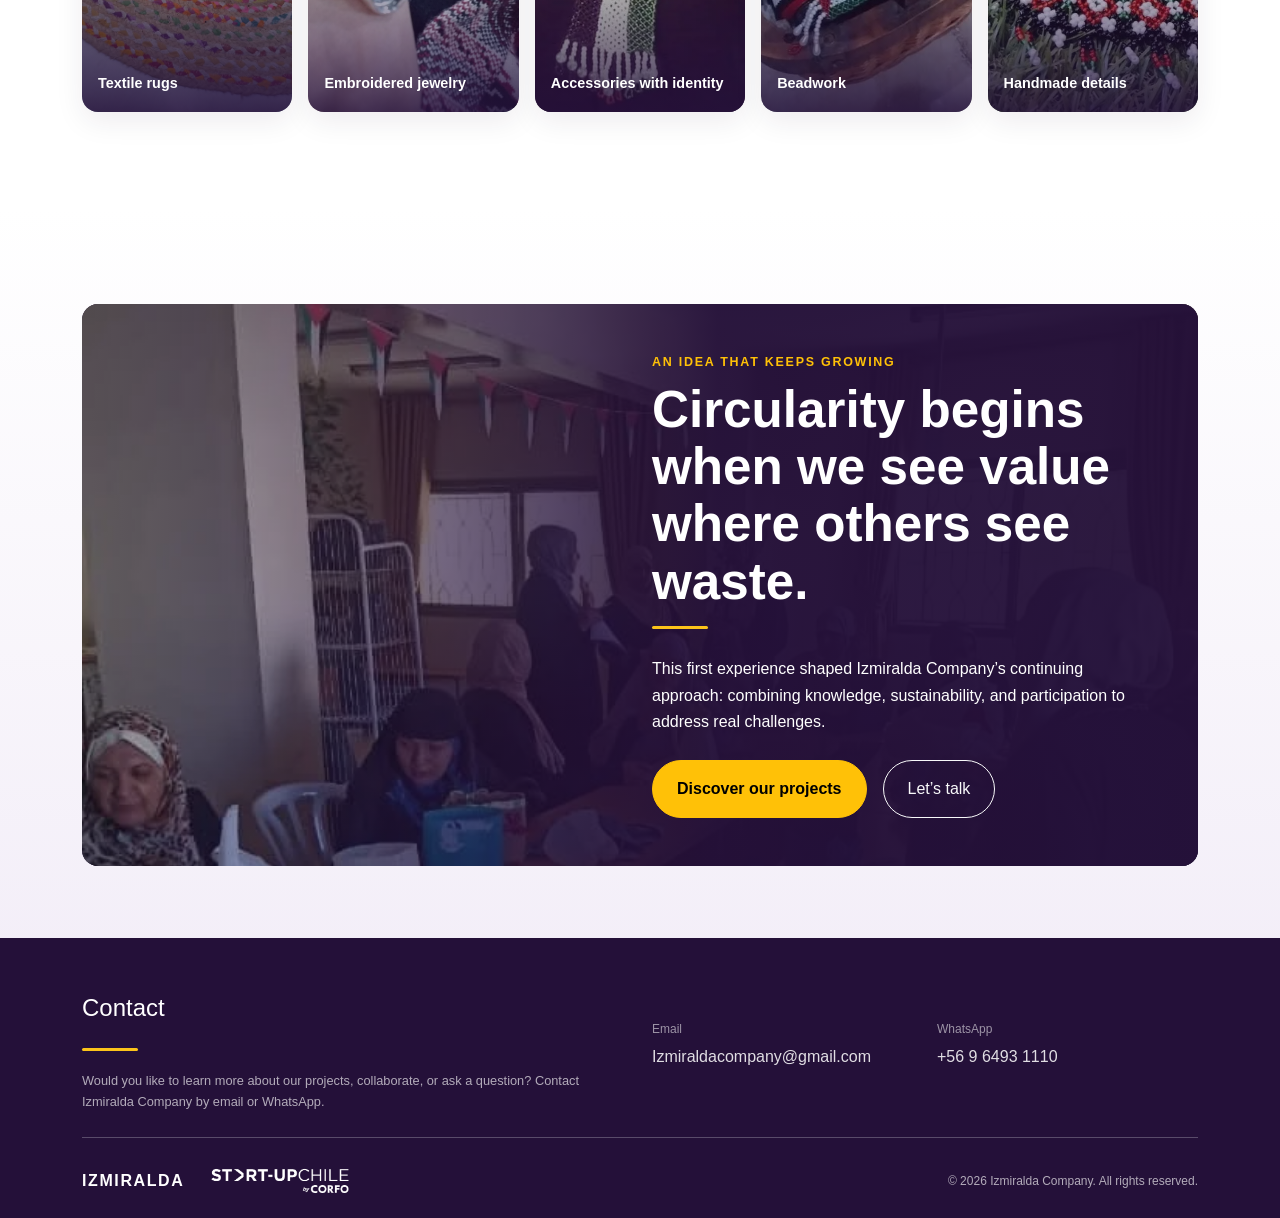
<file: ECONOMIA_CIRCULAR/index.html>
<!doctype html>
<html lang="es-CL">

<head>
  <meta charset="utf-8">
  <meta name="viewport" content="width=device-width, initial-scale=1">
  <title>Economía circular | Izmiralda Company</title>
  <meta name="description" content="Conoce el primer proyecto de Izmiralda Company: reciclaje textil, formación comunitaria y trabajo artesanal para transformar residuos en nuevas oportunidades.">
  <meta name="robots" content="index, follow">
  <meta name="theme-color" content="#32164f">
  <link rel="canonical" href="https://izmiraldacompany.com/ECONOMIA_CIRCULAR/">
  <link rel="icon" type="image/png" href="../favicon.png">
  <meta property="og:locale" content="es_CL">
  <meta property="og:type" content="website">
  <meta property="og:title" content="Economía circular | Izmiralda Company">
  <meta property="og:description" content="Materiales recuperados, trabajo artesanal y aprendizaje comunitario para crear valor que permanece.">
  <meta property="og:url" content="https://izmiraldacompany.com/ECONOMIA_CIRCULAR/">
  <meta property="og:image" content="https://izmiraldacompany.com/ECONOMIA_CIRCULAR/assets/images/seleccion-materiales.webp">
  <meta property="og:image:alt" content="Mujeres seleccionando telas recuperadas para crear nuevos productos">
  <meta name="twitter:card" content="summary_large_image">
  <link rel="preload" as="image" href="assets/images/seleccion-materiales.webp">
  <link rel="preconnect" href="https://cdn.jsdelivr.net" crossorigin>
  <link href="https://cdn.jsdelivr.net/npm/bootstrap@5.3.8/dist/css/bootstrap.min.css" rel="stylesheet" integrity="sha384-sRIl4kxILFvY47J16cr9ZwB07vP4J8+LH7qKQnuqkuIAvNWLzeN8tE5YBujZqJLB" crossorigin="anonymous">
  <link rel="stylesheet" href="../assets/css/style.css?v=encuadre-20260911">
  <link rel="stylesheet" href="../assets/css/menu.css?v=mobile-center-20260912">
  <link rel="stylesheet" href="../assets/css/footer.css?v=bootstrap-20260911">
  <link rel="stylesheet" href="../assets/css/section-titles.css?v=1">
  <link rel="stylesheet" href="../assets/css/interaction.css?v=1">
  <link rel="stylesheet" href="../assets/css/i18n.css?v=2">
  <link rel="stylesheet" href="assets/css/economia-circular.css?v=1">

  <script type="text/javascript">
    (function(c,l,a,r,i,t,y){
        c[a]=c[a]||function(){(c[a].q=c[a].q||[]).push(arguments)};
        t=l.createElement(r);t.async=1;t.src="https://www.clarity.ms/tag/"+i;
        y=l.getElementsByTagName(r)[0];y.parentNode.insertBefore(t,y);
    })(window, document, "clarity", "script", "yvcnhrhemc");
  </script>
</head>

<body>
  <a class="visually-hidden-focusable skip-link" href="#contenido">Saltar al contenido principal</a>
  <header class="fixed-top" data-company-menu></header>
  <script src="../assets/js/menu.js?v=anchors-20260912"></script>

  <main id="contenido" tabindex="-1">
    <section id="inicio" class="circular-hero position-relative overflow-hidden d-flex align-items-end" aria-labelledby="hero-title">
      <img class="circular-hero__image position-absolute top-0 start-0 w-100 h-100 object-fit-cover" src="assets/images/seleccion-materiales.webp" alt="Dos mujeres seleccionan telas y prendas recuperadas para darles una nueva vida" width="1600" height="1066" fetchpriority="high">
      <div class="circular-hero__veil position-absolute top-0 start-0 w-100 h-100" aria-hidden="true"></div>
      <div class="container position-relative py-5">
        <div class="row py-5">
          <div class="col-12 col-lg-8 col-xl-7 py-4 py-lg-5">
            <p class="eyebrow text-warning mb-3">Economía circular · Nuestro origen</p>
            <h1 id="hero-title" class="display-3 fw-semibold text-white mb-0">Del descarte nacen nuevas oportunidades.</h1>
            <div class="lh-1 mb-4"><span class="title-rule mt-3" aria-hidden="true"></span></div>
            <p class="circular-hero__lead text-white mb-4">Reciclaje, diseño y trabajo artesanal para transformar materiales recuperados en valor para la comunidad.</p>
            <div class="d-flex flex-column flex-sm-row gap-3">
              <a class="btn btn-raspberry rounded-pill px-4 py-3" href="#primer-proyecto">Conoce el proyecto</a>
              <a class="btn btn-outline-light rounded-pill px-4 py-3" href="#proceso">Explora el proceso</a>
            </div>
          </div>
        </div>
      </div>
    </section>

    <section class="circular-pillars position-relative" aria-label="Propósitos de la economía circular">
      <div class="container circular-pillars__container">
        <div class="row g-3">
          <div class="col-12 col-md-4">
            <div class="pillar-card h-100 d-flex align-items-center gap-3 p-4 rounded-4 shadow-sm">
              <span class="pillar-card__icon d-inline-flex align-items-center justify-content-center flex-shrink-0" aria-hidden="true"><svg viewBox="0 0 24 24"><path d="M20 11a8 8 0 1 0-2.3 5.7"></path><path d="M20 4v7h-7"></path></svg></span>
              <div><strong class="d-block">Recuperar recursos</strong><span>Menos residuos, más posibilidades.</span></div>
            </div>
          </div>
          <div class="col-12 col-md-4">
            <div class="pillar-card h-100 d-flex align-items-center gap-3 p-4 rounded-4 shadow-sm">
              <span class="pillar-card__icon d-inline-flex align-items-center justify-content-center flex-shrink-0" aria-hidden="true"><svg viewBox="0 0 24 24"><path d="M4 21v-7a4 4 0 0 1 4-4h8a4 4 0 0 1 4 4v7"></path><circle cx="12" cy="5" r="3"></circle><path d="M8 15h8M8 18h8"></path></svg></span>
              <div><strong class="d-block">Compartir saberes</strong><span>Aprender haciendo, crear en comunidad.</span></div>
            </div>
          </div>
          <div class="col-12 col-md-4">
            <div class="pillar-card h-100 d-flex align-items-center gap-3 p-4 rounded-4 shadow-sm">
              <span class="pillar-card__icon d-inline-flex align-items-center justify-content-center flex-shrink-0" aria-hidden="true"><svg viewBox="0 0 24 24"><path d="M3 20h18M5 17l4-5 4 3 6-8"></path><path d="M15 7h4v4"></path></svg></span>
              <div><strong class="d-block">Crear oportunidades</strong><span>Capacidades que impulsan autonomía.</span></div>
            </div>
          </div>
        </div>
      </div>
    </section>

    <section id="proposito" class="purpose-section py-5" aria-labelledby="purpose-title">
      <div class="container py-5">
        <div class="row align-items-center g-4 g-lg-5">
          <div class="col-12 col-lg-6">
            <p class="eyebrow text-raspberry mb-2">Un mismo propósito</p>
            <h2 id="purpose-title" class="section-heading text-plum mb-0">Cuidar los materiales.<br>Fortalecer la comunidad.</h2>
            <div class="lh-1 mb-4"><span class="title-rule mt-3" aria-hidden="true"></span></div>
            <p class="purpose-intro">El trabajo de Izmiralda Company conecta dos necesidades: reducir los residuos y abrir oportunidades de aprendizaje y desarrollo económico en la comunidad.</p>
            <p>Las iniciativas de reciclaje y reutilización transforman telas, prendas y otros materiales recuperados en productos útiles. Bolsos, alfombras, accesorios y piezas para el hogar muestran cómo aquello que se descarta puede recuperar valor gracias al diseño y al trabajo artesanal.</p>
            <p class="mb-0">Esta manera de trabajar expresa la economía circular: aprovechar mejor los recursos, prolongar la vida de los materiales y compartir conocimientos para que más personas puedan participar. La protección del medio ambiente y el bienestar de las comunidades forman parte de un mismo propósito.</p>
          </div>
          <div class="col-12 col-lg-6">
            <div class="row g-3 align-items-stretch">
              <div class="col-7">
                <figure class="purpose-photo purpose-photo--main h-100 mb-0 rounded-4 overflow-hidden"><img class="w-100 h-100 object-fit-cover" src="assets/images/taller-productos.webp" alt="Tres mujeres comparten conocimientos en un taller de productos textiles" width="1600" height="1066" loading="lazy"></figure>
              </div>
              <div class="col-5">
                <div class="row g-3 h-100">
                  <div class="col-12"><figure class="purpose-photo purpose-photo--small mb-0 rounded-4 overflow-hidden"><img class="w-100 h-100 object-fit-cover" src="assets/images/taller-bordado.webp" alt="Participantes bordan flores sobre retazos de tela reutilizada" width="720" height="879" loading="lazy"></figure></div>
                  <div class="col-12"><figure class="purpose-photo purpose-photo--small mb-0 rounded-4 overflow-hidden"><img class="w-100 h-100 object-fit-cover" src="assets/images/alfombra-reciclada.webp" alt="Alfombra elaborada con tiras textiles recuperadas" width="1200" height="1600" loading="lazy"></figure></div>
                </div>
              </div>
            </div>
          </div>
        </div>
      </div>
    </section>

    <section id="primer-proyecto" class="first-project py-5 overflow-hidden" aria-labelledby="first-project-title">
      <div class="container py-5">
        <div class="row align-items-center g-4 g-lg-5">
          <div class="col-12 col-lg-6 order-2 order-lg-1">
            <div class="first-project__visual position-relative pe-lg-4 pb-4">
              <figure class="first-project__image mb-0 rounded-4 overflow-hidden shadow-lg"><img class="w-100 h-100 object-fit-cover" src="assets/images/sillon-textil.webp" alt="Enas presenta una pieza de mobiliario elaborada con numerosos retazos textiles" width="1600" height="950" loading="lazy"></figure>
              <div class="first-project__note position-absolute end-0 bottom-0 bg-white rounded-4 shadow p-3 p-md-4"><span class="d-block text-raspberry fw-bold">Una segunda vida</span><span class="small text-muted">Telas descartadas convertidas en diseño útil.</span></div>
            </div>
          </div>
          <div class="col-12 col-lg-6 order-1 order-lg-2">
            <p class="eyebrow text-warning mb-2">Nuestro primer proyecto</p>
            <h2 id="first-project-title" class="section-heading text-white mb-0">Reciclaje y economía circular</h2>
            <div class="lh-1 mb-4"><span class="title-rule mt-3" aria-hidden="true"></span></div>
            <p class="first-project__lead text-white">Todo comenzó dando una nueva vida a telas, prendas y materiales descartados. A través de la elaboración de bolsos, alfombras, accesorios y objetos para el hogar, el proyecto unió el cuidado del medio ambiente con la formación y la participación de la comunidad.</p>
            <div class="row row-cols-1 row-cols-sm-3 g-3 mt-3" aria-label="Resultados del proyecto">
              <div class="col"><div class="project-result h-100 rounded-4 p-3"><strong>Materiales</strong><span>que recuperan valor</span></div></div>
              <div class="col"><div class="project-result h-100 rounded-4 p-3"><strong>Oficios</strong><span>que se comparten</span></div></div>
              <div class="col"><div class="project-result h-100 rounded-4 p-3"><strong>Productos</strong><span>hechos para durar</span></div></div>
            </div>
          </div>
        </div>
      </div>
    </section>

    <section id="proceso" class="process-section py-5 bg-white" aria-labelledby="process-title">
      <div class="container py-5">
        <div class="row justify-content-center text-center mb-5"><div class="col-12 col-lg-8">
          <p class="eyebrow text-raspberry mb-2">Cómo trabajamos</p>
          <h2 id="process-title" class="section-heading mx-auto">Del residuo a una nueva oportunidad</h2>
          <span class="title-rule" aria-hidden="true"></span>
          <p class="mt-3 mb-0">Cada material recorre un proceso que combina selección consciente, aprendizaje práctico y elaboración artesanal para volver a ser útil.</p>
        </div></div>
        <div class="row row-cols-1 row-cols-lg-3 g-4">
          <div class="col"><article class="process-card h-100 rounded-4 overflow-hidden"><figure class="process-card__media mb-0 position-relative overflow-hidden"><img class="w-100 h-100 object-fit-cover" src="assets/images/seleccion-materiales.webp" alt="Selección de prendas y retazos recuperados" width="1600" height="1066" loading="lazy"><span class="process-card__number position-absolute">01</span></figure><div class="p-4"><h3 class="h4 text-plum">Recuperar y seleccionar</h3><p class="mb-0">Telas, prendas y otros materiales descartados se revisan para reconocer su potencial y definir una nueva función.</p></div></article></div>
          <div class="col"><article class="process-card h-100 rounded-4 overflow-hidden"><figure class="process-card__media mb-0 position-relative overflow-hidden"><img class="w-100 h-100 object-fit-cover" src="assets/images/patronaje-telas.webp" alt="Dos mujeres preparan y cortan tela para confeccionar nuevos productos" width="1600" height="1066" loading="lazy"><span class="process-card__number position-absolute">02</span></figure><div class="p-4"><h3 class="h4 text-plum">Aprender y diseñar</h3><p class="mb-0">El conocimiento se comparte en el taller. Diseño, patronaje y costura se convierten en herramientas de participación y autonomía.</p></div></article></div>
          <div class="col"><article class="process-card h-100 rounded-4 overflow-hidden"><figure class="process-card__media mb-0 position-relative overflow-hidden"><img class="w-100 h-100 object-fit-cover" src="assets/images/trabajo-artesanal.webp" alt="Mujeres elaboran accesorios y objetos textiles en el taller comunitario" width="1600" height="1066" loading="lazy"><span class="process-card__number position-absolute">03</span></figure><div class="p-4"><h3 class="h4 text-plum">Crear y volver a usar</h3><p class="mb-0">Las manos transforman los materiales en bolsos, alfombras, accesorios y piezas para el hogar con identidad propia.</p></div></article></div>
        </div>
      </div>
    </section>

    <section class="community-section py-5" aria-labelledby="community-title">
      <div class="container py-5"><div class="row align-items-center g-4 g-lg-5">
        <div class="col-12 col-lg-5">
          <p class="eyebrow text-raspberry mb-2">Conocimiento compartido</p>
          <h2 id="community-title" class="section-heading text-plum mb-0">El valor también está en lo que las personas aprenden juntas.</h2>
          <div class="lh-1 mb-4"><span class="title-rule mt-3" aria-hidden="true"></span></div>
          <p>El taller se convierte en un espacio de encuentro. La experiencia de cada participante suma al proceso, y cada técnica aprendida amplía las posibilidades de crear, colaborar y generar ingresos.</p>
          <ul class="community-list list-unstyled mb-0">
            <li class="d-flex gap-3"><span aria-hidden="true">01</span><div><strong>Formación práctica</strong><small class="d-block">Habilidades que pueden seguir creciendo.</small></div></li>
            <li class="d-flex gap-3"><span aria-hidden="true">02</span><div><strong>Trabajo colaborativo</strong><small class="d-block">Soluciones construidas con saberes diversos.</small></div></li>
            <li class="d-flex gap-3"><span aria-hidden="true">03</span><div><strong>Desarrollo económico</strong><small class="d-block">Nuevas capacidades para abrir oportunidades.</small></div></li>
          </ul>
        </div>
        <div class="col-12 col-lg-7">
          <figure class="community-feature mb-0 position-relative rounded-4 overflow-hidden"><img class="w-100 h-100 object-fit-cover" src="assets/images/taller-costura.webp" alt="Taller comunitario donde varias mujeres confeccionan productos y comparten conocimientos" width="1600" height="1066" loading="lazy"><figcaption class="position-absolute bottom-0 start-0 m-3 m-md-4 p-3 rounded-3 text-white"><strong class="d-block">Aprender haciendo</strong><span>Un oficio compartido puede convertirse en una oportunidad duradera.</span></figcaption></figure>
        </div>
      </div></div>
    </section>

    <section id="galeria" class="gallery-section py-5" aria-labelledby="gallery-title">
      <div class="container py-5">
        <div class="row justify-content-between align-items-end g-4 mb-5">
          <div class="col-12 col-lg-7"><p class="eyebrow text-warning mb-2">Historias en imágenes</p><h2 id="gallery-title" class="section-heading text-white mb-0">Manos que transforman. Objetos que cuentan una historia.</h2><div class="lh-1"><span class="title-rule mt-3" aria-hidden="true"></span></div></div>
          <div class="col-12 col-lg-4"><p class="text-white-75 mb-0">Una mirada al trabajo colectivo, los espacios de formación y la diversidad de piezas creadas a partir de materiales recuperados.</p></div>
        </div>
        <div class="row g-3 gallery-row">
          <div class="col-12 col-md-7"><figure class="gallery-tile gallery-tile--wide mb-0 rounded-4 overflow-hidden position-relative"><img class="w-100 h-100 object-fit-cover" src="assets/images/tejido-multicolor.webp" alt="Elaboración artesanal de una pieza con retazos textiles de muchos colores" width="1600" height="1066" loading="lazy"><figcaption class="position-absolute bottom-0 start-0 p-4 text-white">Crear con lo que ya existe</figcaption></figure></div>
          <div class="col-6 col-md-5"><figure class="gallery-tile gallery-tile--wide mb-0 rounded-4 overflow-hidden position-relative"><img class="w-100 h-100 object-fit-cover" src="assets/images/vestido-reciclado.webp" alt="Vestido y bolso confeccionados en el taller a partir de textiles reutilizados" width="1600" height="1066" loading="lazy"><figcaption class="position-absolute bottom-0 start-0 p-4 text-white">Diseño con nueva vida</figcaption></figure></div>
          <div class="col-6 col-md-4"><figure class="gallery-tile gallery-tile--portrait mb-0 rounded-4 overflow-hidden position-relative"><img class="w-100 h-100 object-fit-cover" src="assets/images/exhibicion-productos.webp" alt="Exhibición de muebles y accesorios creados con textiles recuperados" width="1200" height="1600" loading="lazy"><figcaption class="position-absolute bottom-0 start-0 p-4 text-white">Productos que muestran el proceso</figcaption></figure></div>
          <div class="col-12 col-md-8"><div class="row g-3 h-100">
            <div class="col-12"><figure class="gallery-tile gallery-tile--landscape mb-0 rounded-4 overflow-hidden position-relative"><img class="gallery-team-image w-100 h-100 object-fit-cover" src="assets/images/equipo-proyecto.webp" alt="Equipo participante del proyecto de reciclaje y costura" width="1153" height="2048" loading="lazy"><figcaption class="position-absolute bottom-0 start-0 p-4 text-white">Una comunidad que participa</figcaption></figure></div>
            <div class="col-6"><figure class="gallery-tile gallery-tile--small mb-0 rounded-4 overflow-hidden position-relative"><img class="w-100 h-100 object-fit-cover" src="assets/images/cojin-patchwork.webp" alt="Cojín circular confeccionado con retazos textiles estampados" width="720" height="534" loading="lazy"><figcaption class="position-absolute bottom-0 start-0 p-4 text-white">Piezas que prolongan la vida de los textiles</figcaption></figure></div>
            <div class="col-6"><figure class="gallery-tile gallery-tile--small mb-0 rounded-4 overflow-hidden position-relative"><img class="w-100 h-100 object-fit-cover" src="assets/images/exhibicion-artesania.webp" alt="Artesana junto a bolsos, cojines y accesorios reutilizados" width="695" height="580" loading="lazy"><figcaption class="position-absolute bottom-0 start-0 p-4 text-white">Productos que generan nuevas oportunidades</figcaption></figure></div>
          </div></div>
        </div>
      </div>
    </section>

    <section class="products-section py-5 bg-white" aria-labelledby="products-title">
      <div class="container py-5">
        <div class="row justify-content-center text-center mb-5"><div class="col-12 col-lg-8"><p class="eyebrow text-raspberry mb-2">Del taller a la vida cotidiana</p><h2 id="products-title" class="section-heading mx-auto">Piezas útiles, únicas y llenas de identidad</h2><span class="title-rule" aria-hidden="true"></span><p class="mt-3 mb-0">Textiles, bordados y cuentas se convierten en objetos para el hogar y accesorios que conservan el valor del trabajo manual.</p></div></div>
        <div class="row row-cols-2 row-cols-md-3 row-cols-lg-5 g-3">
          <div class="col"><figure class="product-card mb-0 rounded-4 overflow-hidden"><img class="w-100 h-100 object-fit-cover" src="assets/images/alfombra-reciclada.webp" alt="Alfombra ovalada de fibras y retazos multicolores" width="1200" height="1600" loading="lazy"><figcaption>Alfombras textiles</figcaption></figure></div>
          <div class="col"><figure class="product-card mb-0 rounded-4 overflow-hidden"><img class="w-100 h-100 object-fit-cover" src="assets/images/joyeria-bordada.webp" alt="Anillo y colgante con bordado tradicional" width="720" height="1165" loading="lazy"><figcaption>Joyería bordada</figcaption></figure></div>
          <div class="col"><figure class="product-card mb-0 rounded-4 overflow-hidden"><img class="w-100 h-100 object-fit-cover" src="assets/images/collar-palestino.webp" alt="Collar de cuentas con los colores palestinos" width="720" height="719" loading="lazy"><figcaption>Accesorios con identidad</figcaption></figure></div>
          <div class="col"><figure class="product-card mb-0 rounded-4 overflow-hidden"><img class="w-100 h-100 object-fit-cover" src="assets/images/accesorios-cuenta.webp" alt="Accesorios tejidos con cuentas dentro de una cesta de madera" width="720" height="719" loading="lazy"><figcaption>Tejido en cuentas</figcaption></figure></div>
          <div class="col"><figure class="product-card mb-0 rounded-4 overflow-hidden"><img class="w-100 h-100 object-fit-cover" src="assets/images/joyeria-palestina.webp" alt="Conjunto de joyería artesanal de cuentas rojas, verdes, blancas y negras" width="720" height="721" loading="lazy"><figcaption>Detalles hechos a mano</figcaption></figure></div>
        </div>
      </div>
    </section>

    <section class="closing-section py-5" aria-labelledby="closing-title">
      <div class="container py-5"><div class="closing-card position-relative overflow-hidden rounded-4">
        <img class="position-absolute top-0 start-0 w-100 h-100 object-fit-cover" src="assets/images/formacion-comunitaria.webp" alt="Encuentro comunitario de formación y trabajo artesanal" width="720" height="895" loading="lazy">
        <div class="closing-card__overlay position-absolute top-0 start-0 w-100 h-100" aria-hidden="true"></div>
        <div class="row position-relative justify-content-end p-4 p-md-5"><div class="col-12 col-lg-7 col-xl-6">
          <p class="eyebrow text-warning mb-2">Una idea que sigue creciendo</p>
          <h2 id="closing-title" class="section-heading text-white mb-0">La circularidad comienza cuando vemos valor donde otros ven descarte.</h2>
          <div class="lh-1 mb-4"><span class="title-rule mt-3" aria-hidden="true"></span></div>
          <p class="text-white mb-4">Esta primera experiencia dio forma a una manera de trabajar que continúa en Izmiralda Company: unir conocimiento, sostenibilidad y participación para responder a desafíos reales.</p>
          <div class="d-flex flex-column flex-sm-row gap-3"><a class="btn btn-warning rounded-pill px-4 py-3 fw-bold" href="../#innovaciones">Conoce nuestros proyectos</a><a class="btn btn-outline-light rounded-pill px-4 py-3" href="#contacto">Conversemos</a></div>
        </div></div>
      </div></div>
    </section>
  </main>

  <footer class="site-footer text-white" data-company-footer></footer>
  <script src="../assets/js/footer.js?v=economia-circular-20260911"></script>
  <script src="../assets/js/i18n.js?v=2"></script>
  <script src="https://cdn.jsdelivr.net/npm/bootstrap@5.3.8/dist/js/bootstrap.bundle.min.js" integrity="sha384-FKyoEForCGlyvwx9Hj09JcYn3nv7wiPVlz7YYwJrWVcXK/BmnVDxM+D2scQbITxI" crossorigin="anonymous"></script>
</body>
</html>
</file>
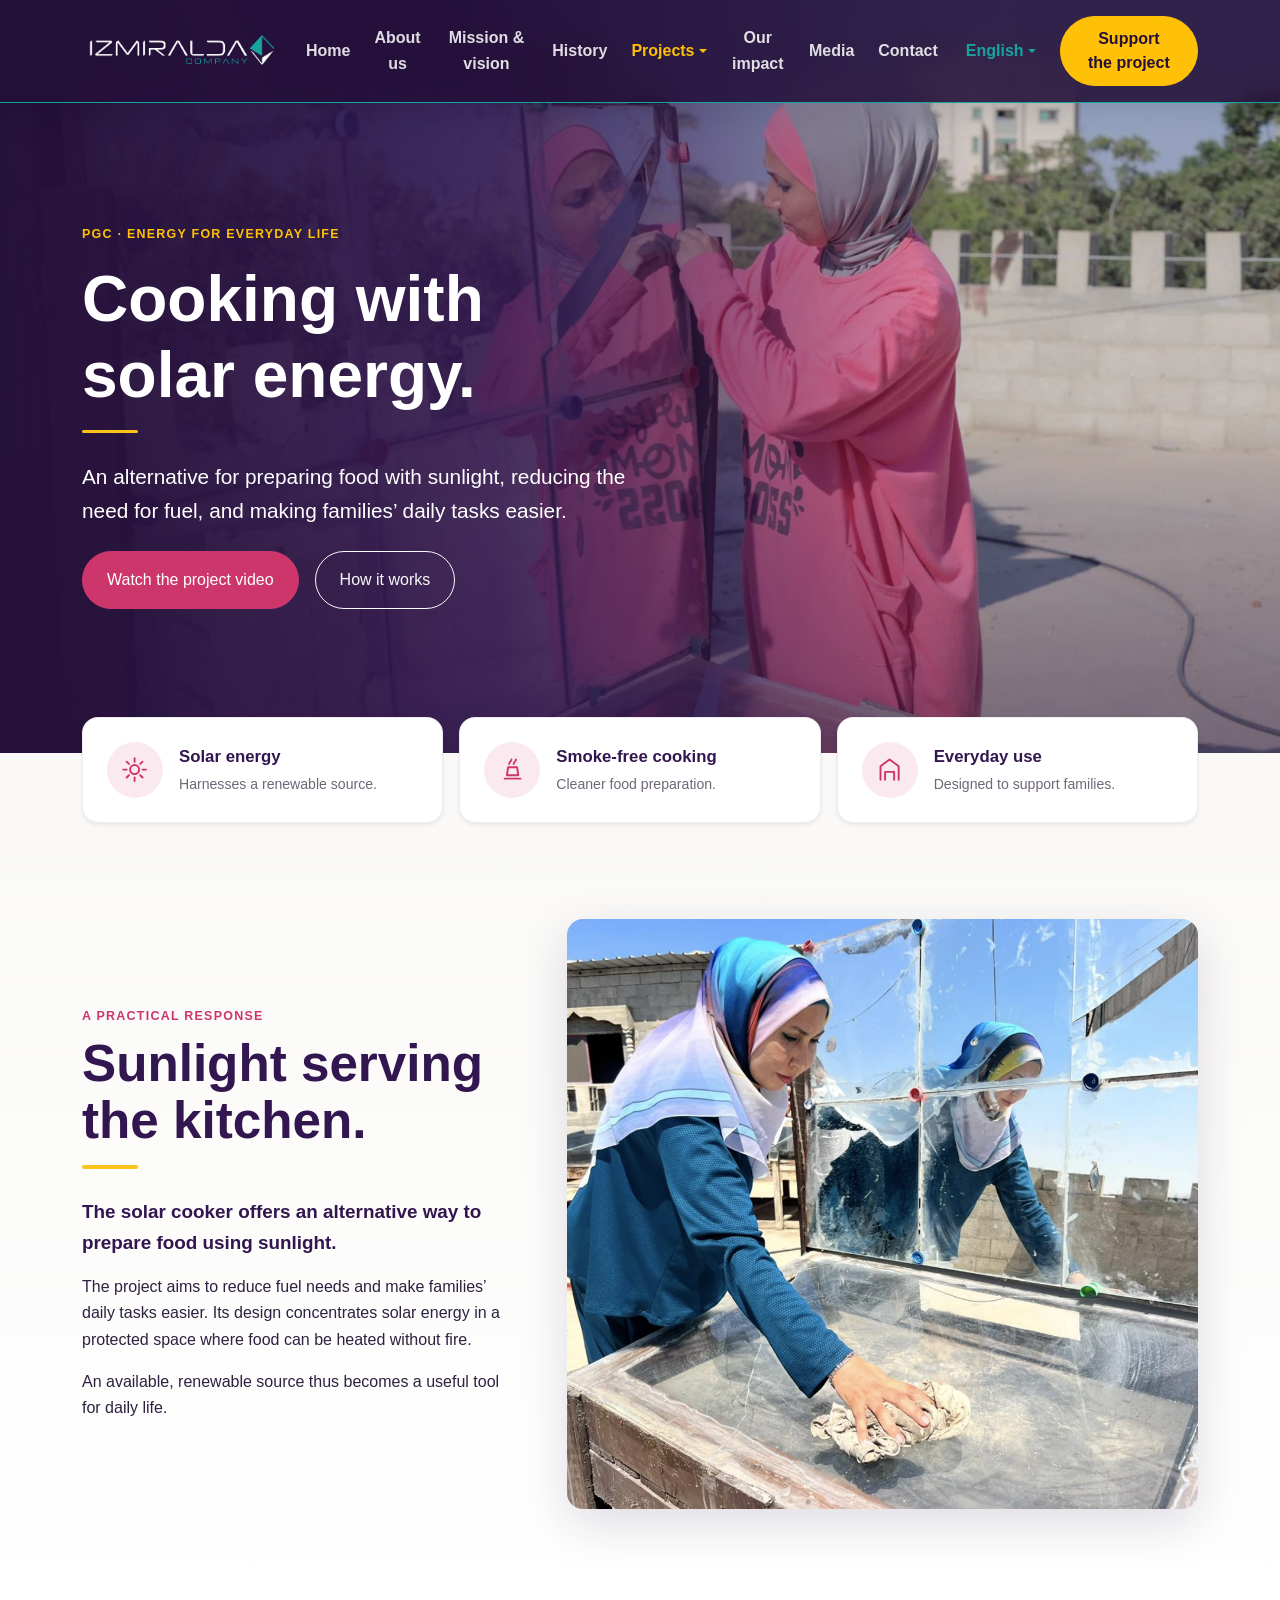
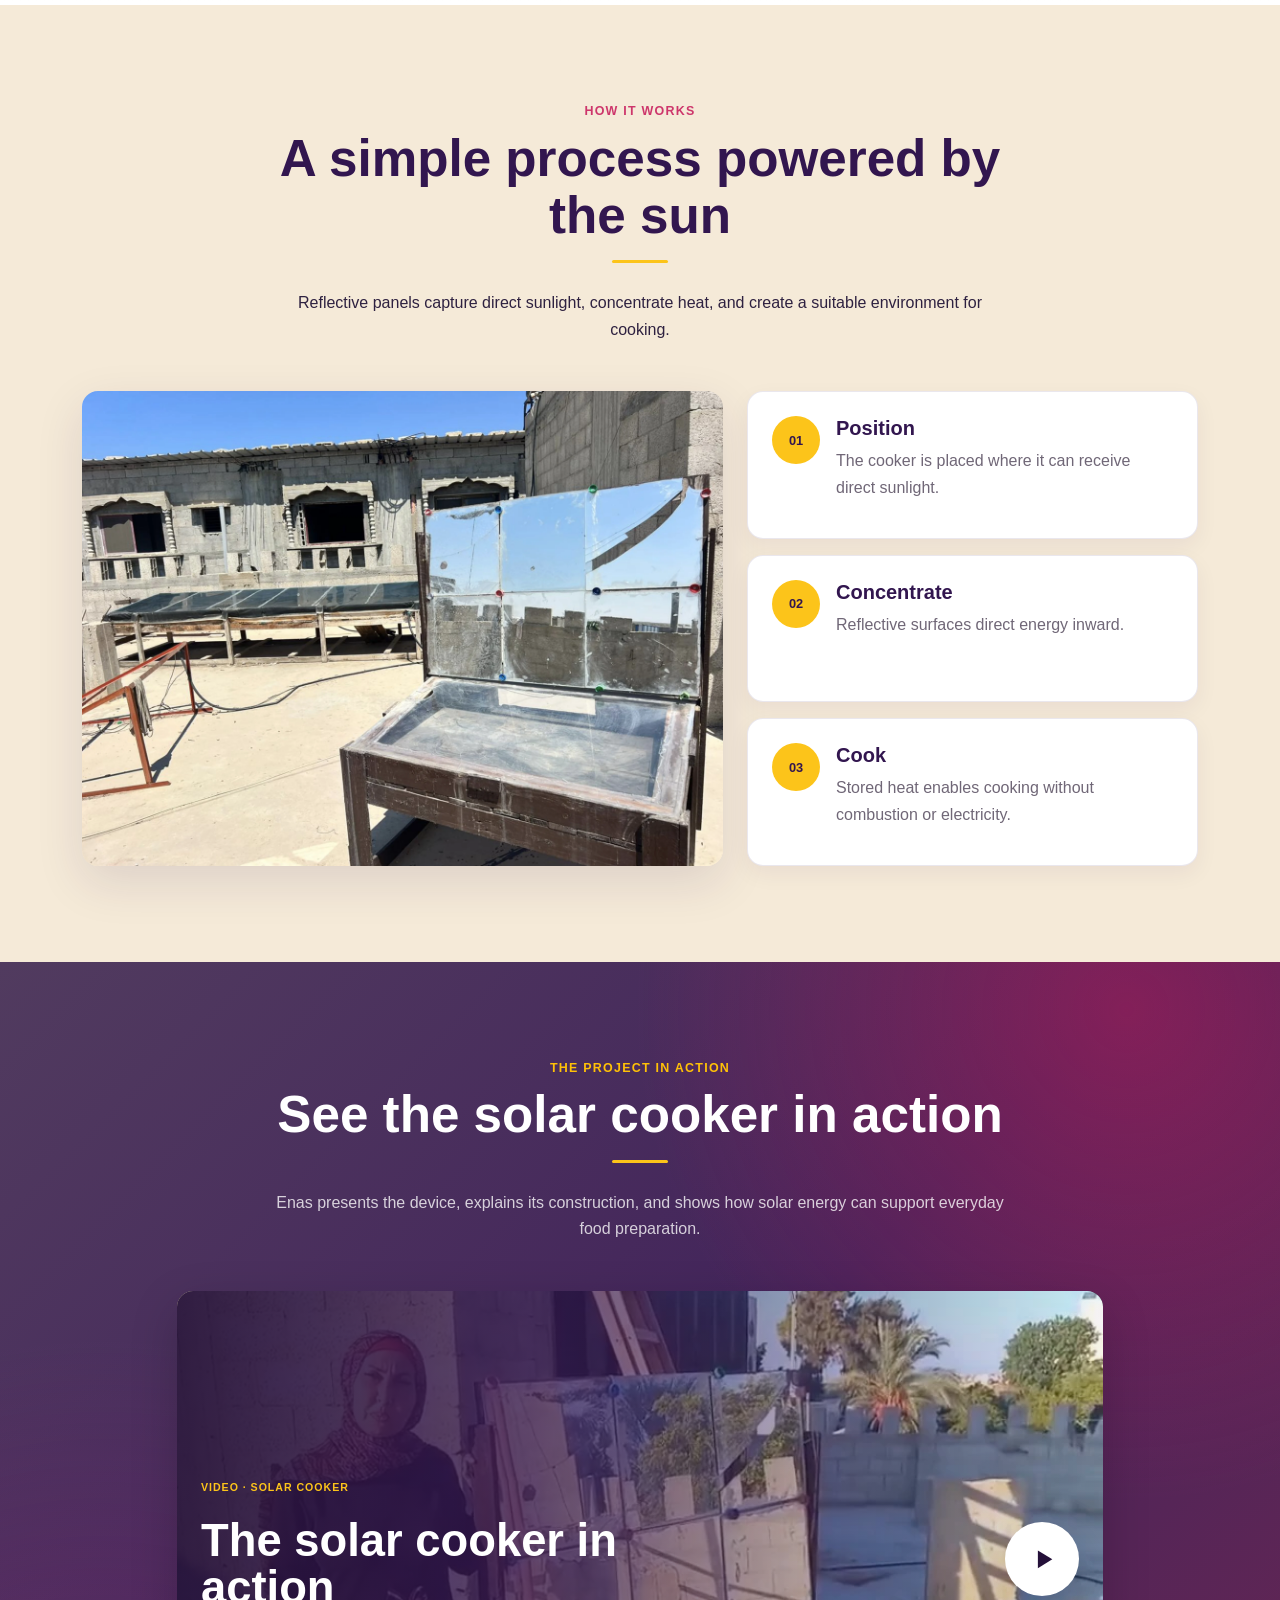
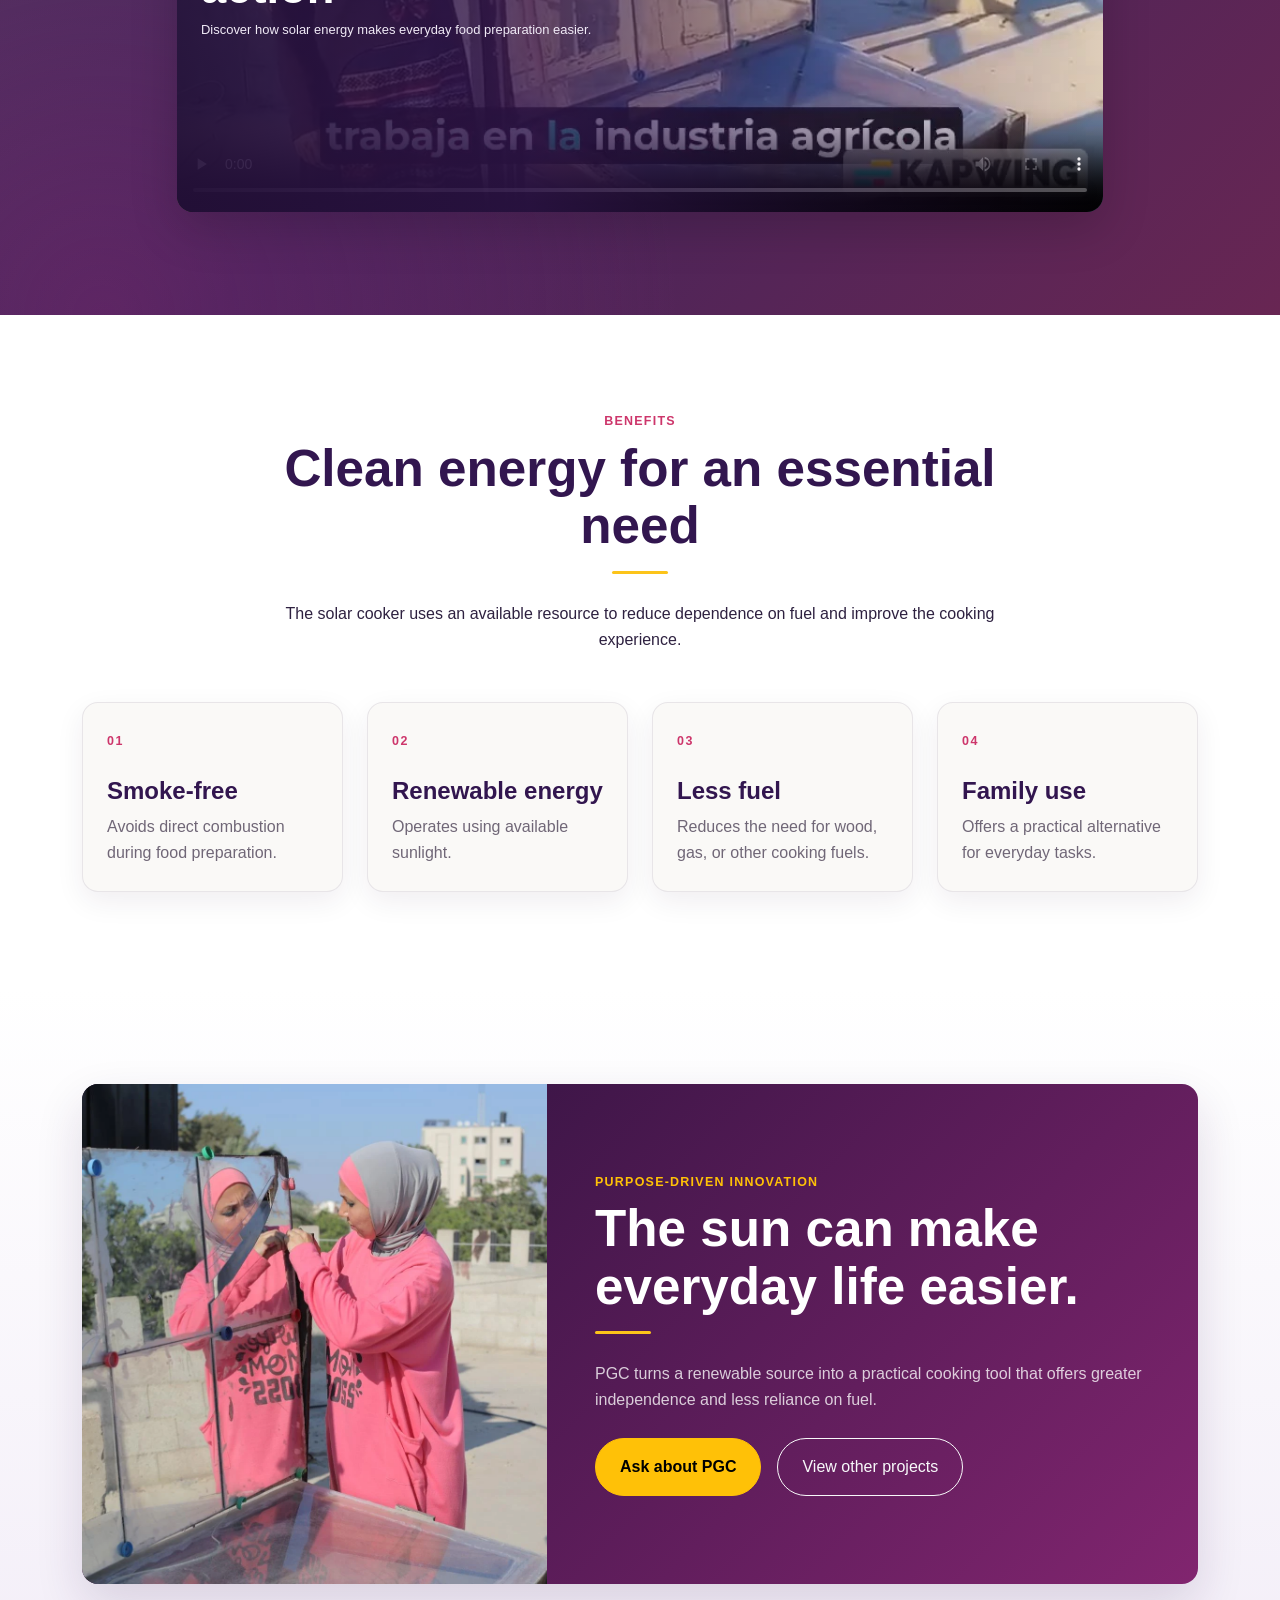
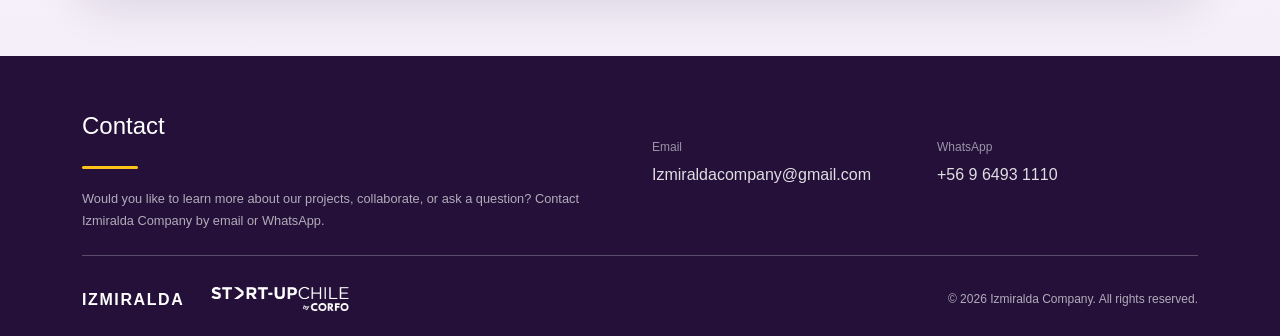
<file: PGC/index.html>
<!doctype html>
<html lang="es-CL">

<head>
  <meta charset="utf-8">
  <meta name="viewport" content="width=device-width, initial-scale=1">
  <title>PGC | Cocina solar para las comunidades</title>
  <meta name="description" content="Conoce la cocina solar de Izmiralda Company: una alternativa para preparar alimentos con la luz del sol y reducir la necesidad de combustibles.">
  <meta name="robots" content="index, follow">
  <meta name="theme-color" content="#32164f">
  <link rel="canonical" href="https://izmiraldacompany.com/PGC/">
  <link rel="icon" type="image/png" href="../favicon.png">
  <meta property="og:locale" content="es_CL">
  <meta property="og:type" content="website">
  <meta property="og:title" content="PGC | Cocinar con energía solar">
  <meta property="og:description" content="Una alternativa solar para preparar alimentos y facilitar las tareas cotidianas de las familias.">
  <meta property="og:url" content="https://izmiraldacompany.com/PGC/">
  <meta property="og:image" content="https://izmiraldacompany.com/PGC/assets/images/hero-cocina-solar-pink.webp">
  <meta property="og:image:alt" content="Enas trabaja en una cocina solar construida con paneles reflectantes">
  <meta name="twitter:card" content="summary_large_image">
  <link rel="preload" as="image" href="assets/images/hero-cocina-solar-pink.webp">
  <link rel="preconnect" href="https://cdn.jsdelivr.net" crossorigin>
  <link href="https://cdn.jsdelivr.net/npm/bootstrap@5.3.8/dist/css/bootstrap.min.css" rel="stylesheet" integrity="sha384-sRIl4kxILFvY47J16cr9ZwB07vP4J8+LH7qKQnuqkuIAvNWLzeN8tE5YBujZqJLB" crossorigin="anonymous">
  <link rel="stylesheet" href="../assets/css/style.css?v=encuadre-20260911">
  <link rel="stylesheet" href="../assets/css/menu.css?v=mobile-center-20260912">
  <link rel="stylesheet" href="../assets/css/footer.css?v=bootstrap-20260911">
  <link rel="stylesheet" href="../assets/css/section-titles.css?v=1">
  <link rel="stylesheet" href="../assets/css/interaction.css?v=1">
  <link rel="stylesheet" href="../assets/css/i18n.css?v=2">
  <link rel="stylesheet" href="assets/css/pgc.css?v=encuadre-20260912">

  <script type="text/javascript">
    (function(c,l,a,r,i,t,y){
        c[a]=c[a]||function(){(c[a].q=c[a].q||[]).push(arguments)};
        t=l.createElement(r);t.async=1;t.src="https://www.clarity.ms/tag/"+i;
        y=l.getElementsByTagName(r)[0];y.parentNode.insertBefore(t,y);
    })(window, document, "clarity", "script", "yvcnhrhemc");
  </script>
</head>

<body>
  <a class="visually-hidden-focusable skip-link" href="#contenido">Saltar al contenido principal</a>
  <header class="fixed-top" data-company-menu></header>
  <script src="../assets/js/menu.js?v=anchors-20260912"></script>

  <main id="contenido" tabindex="-1">
    <section id="inicio" class="pgc-hero position-relative overflow-hidden d-flex align-items-center" aria-labelledby="hero-title">
      <img class="pgc-hero__image position-absolute top-0 start-0 w-100 h-100 object-fit-cover" src="assets/images/hero-cocina-solar-pink.webp" alt="Enas ajusta los paneles reflectantes de una cocina solar" width="1600" height="1066" fetchpriority="high">
      <div class="pgc-hero__overlay position-absolute top-0 start-0 w-100 h-100" aria-hidden="true"></div>
      <div class="container position-relative py-5">
        <div class="row py-5">
          <div class="col-12 col-md-8 col-lg-6 py-4 py-lg-5">
            <p class="eyebrow text-warning mb-3">PGC · Energía para la vida cotidiana</p>
            <h1 id="hero-title" class="display-3 fw-semibold text-white mb-0">Cocinar con energía solar.</h1>
            <div class="lh-1 mb-4"><span class="title-rule mt-3" aria-hidden="true"></span></div>
            <p class="pgc-hero__lead text-white mb-4">Una alternativa para preparar alimentos con la luz del sol, reducir la necesidad de combustibles y facilitar las tareas cotidianas de las familias.</p>
            <div class="d-flex flex-column flex-sm-row gap-3">
              <a class="btn btn-raspberry rounded-pill px-4 py-3" href="#video">Ver el proyecto en video</a>
              <a class="btn btn-outline-light rounded-pill px-4 py-3" href="#como-funciona">Cómo funciona</a>
            </div>
          </div>
        </div>
      </div>
    </section>

    <section class="pgc-highlights position-relative" aria-label="Características principales">
      <div class="container pgc-highlights__container">
        <div class="row g-3">
          <div class="col-12 col-md-4"><div class="highlight-card h-100 d-flex align-items-center gap-3 p-4 rounded-4 shadow-sm"><span class="highlight-icon" aria-hidden="true"><svg viewBox="0 0 24 24"><circle cx="12" cy="12" r="4"></circle><path d="M12 2v3M12 19v3M2 12h3M19 12h3M5 5l2 2M17 17l2 2M19 5l-2 2M7 17l-2 2"></path></svg></span><div><strong class="d-block">Energía solar</strong><span>Aprovecha una fuente renovable.</span></div></div></div>
          <div class="col-12 col-md-4"><div class="highlight-card h-100 d-flex align-items-center gap-3 p-4 rounded-4 shadow-sm"><span class="highlight-icon" aria-hidden="true"><svg viewBox="0 0 24 24"><path d="M5 20h14M7 17h10l-1-7H8l-1 7Z"></path><path d="M9 7c0-2 2-2 2-4M13 7c0-2 2-2 2-4"></path></svg></span><div><strong class="d-block">Cocina sin humo</strong><span>Una preparación más limpia.</span></div></div></div>
          <div class="col-12 col-md-4"><div class="highlight-card h-100 d-flex align-items-center gap-3 p-4 rounded-4 shadow-sm"><span class="highlight-icon" aria-hidden="true"><svg viewBox="0 0 24 24"><path d="M4 21V9l8-6 8 6v12"></path><path d="M8 21v-7h8v7"></path></svg></span><div><strong class="d-block">Uso cotidiano</strong><span>Diseñada para apoyar a las familias.</span></div></div></div>
        </div>
      </div>
    </section>

    <section class="purpose-section py-5" aria-labelledby="purpose-title">
      <div class="container py-5"><div class="row align-items-center g-4 g-lg-5">
        <div class="col-12 col-lg-5">
          <p class="eyebrow text-raspberry mb-2">Una respuesta práctica</p>
          <h2 id="purpose-title" class="section-heading mb-0">La luz del sol al servicio de la cocina.</h2>
          <div class="lh-1 mb-4"><span class="title-rule mt-3" aria-hidden="true"></span></div>
          <p class="purpose-lead">La cocina solar ofrece una alternativa para preparar alimentos aprovechando la luz del sol.</p>
          <p>El proyecto busca reducir la necesidad de combustibles y facilitar las tareas cotidianas de las familias. Su diseño concentra la energía solar en un espacio protegido donde los alimentos pueden recibir calor sin recurrir al fuego.</p>
          <p class="mb-0">Así, una fuente disponible y renovable se convierte en una herramienta útil para la vida diaria.</p>
        </div>
        <div class="col-12 col-lg-7">
          <figure class="purpose-image mb-0 rounded-4 overflow-hidden"><img class="w-100 h-100 object-fit-cover" src="assets/images/hero-cocina-solar.webp" alt="Enas limpia y prepara la superficie reflectante de la cocina solar" width="2662" height="1996" loading="lazy"></figure>
        </div>
      </div></div>
    </section>

    <section id="como-funciona" class="process-section py-5" aria-labelledby="process-title">
      <div class="container py-5">
        <div class="row justify-content-center text-center mb-5"><div class="col-12 col-lg-8">
          <p class="eyebrow text-raspberry mb-2">Cómo funciona</p>
          <h2 id="process-title" class="section-heading mx-auto mb-0">Un proceso sencillo impulsado por el sol</h2>
          <div class="lh-1 mb-4"><span class="title-rule mt-3" aria-hidden="true"></span></div>
          <p class="mb-0">Los paneles reflectantes aprovechan la luz directa, concentran el calor y crean un entorno adecuado para preparar alimentos.</p>
        </div></div>
        <div class="row align-items-stretch g-4">
          <div class="col-12 col-lg-7"><figure class="device-image h-100 mb-0 rounded-4 overflow-hidden"><img class="w-100 h-100 object-fit-cover" src="assets/images/cocina-solar-dispositivo.webp" alt="Cocina solar abierta con paneles reflectantes en una azotea" width="2680" height="1984" loading="lazy"></figure></div>
          <div class="col-12 col-lg-5"><ol class="process-list list-unstyled d-flex flex-column gap-3 mb-0 h-100">
            <li class="process-step d-flex gap-3 p-4 rounded-4"><span>01</span><div><h3 class="h5">Orientar</h3><p class="mb-0">La cocina se ubica donde pueda recibir luz solar directa.</p></div></li>
            <li class="process-step d-flex gap-3 p-4 rounded-4"><span>02</span><div><h3 class="h5">Concentrar</h3><p class="mb-0">Las superficies reflectantes dirigen la energía hacia el interior.</p></div></li>
            <li class="process-step d-flex gap-3 p-4 rounded-4"><span>03</span><div><h3 class="h5">Preparar</h3><p class="mb-0">El calor acumulado permite cocinar sin combustión ni conexión eléctrica.</p></div></li>
          </ol></div>
        </div>
      </div>
    </section>

    <section id="video" class="video-section py-5" aria-labelledby="video-title">
      <div class="container py-5">
        <div class="row justify-content-center text-center mb-5"><div class="col-12 col-lg-8">
          <p class="eyebrow text-warning mb-2">El proyecto en terreno</p>
          <h2 id="video-title" class="section-heading text-white mx-auto mb-0">Conoce la cocina solar en acción</h2>
          <div class="lh-1 mb-4"><span class="title-rule mt-3" aria-hidden="true"></span></div>
          <p class="text-white-75 mb-0">Enas presenta el dispositivo, explica su construcción y muestra cómo la energía solar puede apoyar la preparación cotidiana de alimentos.</p>
        </div></div>
        <div class="row justify-content-center"><div class="col-12 col-xl-10">
          <div class="video-card ratio ratio-16x9 rounded-4 overflow-hidden shadow-lg">
            <video id="project-video" class="w-100 h-100 object-fit-cover" controls playsinline preload="none" poster="assets/images/video-poster.webp">
              <source src="assets/video/cocina-solar.mp4" type="video/mp4">Tu navegador no puede reproducir este video. <a href="assets/video/cocina-solar.mp4">Descargar el video</a>.
            </video>
            <button id="video-cover" class="video-cover border-0 rounded-0 d-flex align-items-center p-3 p-sm-4 text-start" type="button" aria-label="Reproducir video de la cocina solar">
              <span class="row align-items-center justify-content-between g-3 w-100 m-0">
                <span class="col-9 col-sm-6 ps-0">
                  <span class="video-cover-copy d-flex flex-column align-items-start text-white gap-2">
                    <span class="video-cover-eyebrow">Video · Cocina solar</span>
                    <strong class="video-cover-title">La cocina solar en acción</strong>
                    <span class="video-cover-description d-none d-sm-block">Conoce cómo la energía del sol facilita la preparación cotidiana de alimentos.</span>
                  </span>
                </span>
                <span class="col-auto p-0">
                  <span class="play-circle d-inline-flex align-items-center justify-content-center rounded-circle shadow-lg" aria-hidden="true">
                    <svg viewBox="0 0 24 24"><path d="m8 4 13 8-13 8V4Z"></path></svg>
                  </span>
                </span>
              </span>
            </button>
          </div>
          <p id="video-status" class="small text-warning mt-2 mb-0" role="status"></p>
        </div></div>
      </div>
    </section>

    <section id="beneficios" class="benefits-section py-5 bg-white" aria-labelledby="benefits-title">
      <div class="container py-5">
        <div class="row justify-content-center text-center mb-5"><div class="col-12 col-lg-8">
          <p class="eyebrow text-raspberry mb-2">Beneficios</p>
          <h2 id="benefits-title" class="section-heading mx-auto mb-0">Energía limpia para una necesidad esencial</h2>
          <div class="lh-1 mb-4"><span class="title-rule mt-3" aria-hidden="true"></span></div>
          <p class="mb-0">La cocina solar aprovecha un recurso disponible para reducir la dependencia de combustibles y mejorar la experiencia de cocinar.</p>
        </div></div>
        <div class="row row-cols-1 row-cols-md-2 row-cols-lg-4 g-4">
          <div class="col"><article class="benefit-card h-100 p-4 rounded-4"><span class="benefit-number">01</span><h3 class="h4 mt-4">Sin humo</h3><p class="mb-0">Evita la combustión directa durante la preparación de alimentos.</p></article></div>
          <div class="col"><article class="benefit-card h-100 p-4 rounded-4"><span class="benefit-number">02</span><h3 class="h4 mt-4">Energía renovable</h3><p class="mb-0">Funciona utilizando la luz solar disponible.</p></article></div>
          <div class="col"><article class="benefit-card h-100 p-4 rounded-4"><span class="benefit-number">03</span><h3 class="h4 mt-4">Menos combustibles</h3><p class="mb-0">Reduce la necesidad de madera, gas u otras fuentes para cocinar.</p></article></div>
          <div class="col"><article class="benefit-card h-100 p-4 rounded-4"><span class="benefit-number">04</span><h3 class="h4 mt-4">Uso familiar</h3><p class="mb-0">Aporta una alternativa práctica para las tareas cotidianas.</p></article></div>
        </div>
      </div>
    </section>

    <section class="closing-section py-5" aria-labelledby="closing-title">
      <div class="container py-5"><div class="closing-card rounded-4 overflow-hidden"><div class="row g-0 align-items-stretch">
        <div class="col-12 col-lg-5"><img class="w-100 h-100 object-fit-cover" src="assets/images/hero-cocina-solar-pink.webp" alt="Enas demuestra el funcionamiento de la cocina solar" width="1600" height="1066" loading="lazy"></div>
        <div class="col-12 col-lg-7 d-flex align-items-center"><div class="p-4 p-md-5">
          <p class="eyebrow text-warning mb-2">Innovación con propósito</p>
          <h2 id="closing-title" class="section-heading text-white mb-0">El sol puede hacer más sencilla la vida cotidiana.</h2>
          <div class="lh-1 mb-4"><span class="title-rule mt-3" aria-hidden="true"></span></div>
          <p class="text-white-75 mb-4">PGC transforma una fuente renovable en una herramienta concreta para cocinar con mayor autonomía y menor dependencia de combustibles.</p>
          <div class="d-flex flex-column flex-sm-row gap-3"><a class="btn btn-warning rounded-pill px-4 py-3 fw-bold" href="mailto:Izmiraldacompany@gmail.com?subject=Consulta%20sobre%20PGC%20Cocina%20Solar">Consultar sobre PGC</a><a class="btn btn-outline-light rounded-pill px-4 py-3" href="../#innovaciones">Ver otros proyectos</a></div>
        </div></div>
      </div></div></div>
    </section>
  </main>

  <footer class="site-footer text-white" data-company-footer></footer>
  <script src="../assets/js/footer.js?v=pgc-20260912"></script>
  <script src="../assets/js/i18n.js?v=2"></script>
  <script src="https://cdn.jsdelivr.net/npm/bootstrap@5.3.8/dist/js/bootstrap.bundle.min.js" integrity="sha384-FKyoEForCGlyvwx9Hj09JcYn3nv7wiPVlz7YYwJrWVcXK/BmnVDxM+D2scQbITxI" crossorigin="anonymous" defer></script>
  <script src="../assets/js/izmiralda-interacciones.js?v=fusion-20260912" defer></script>
</body>
</html>
</file>
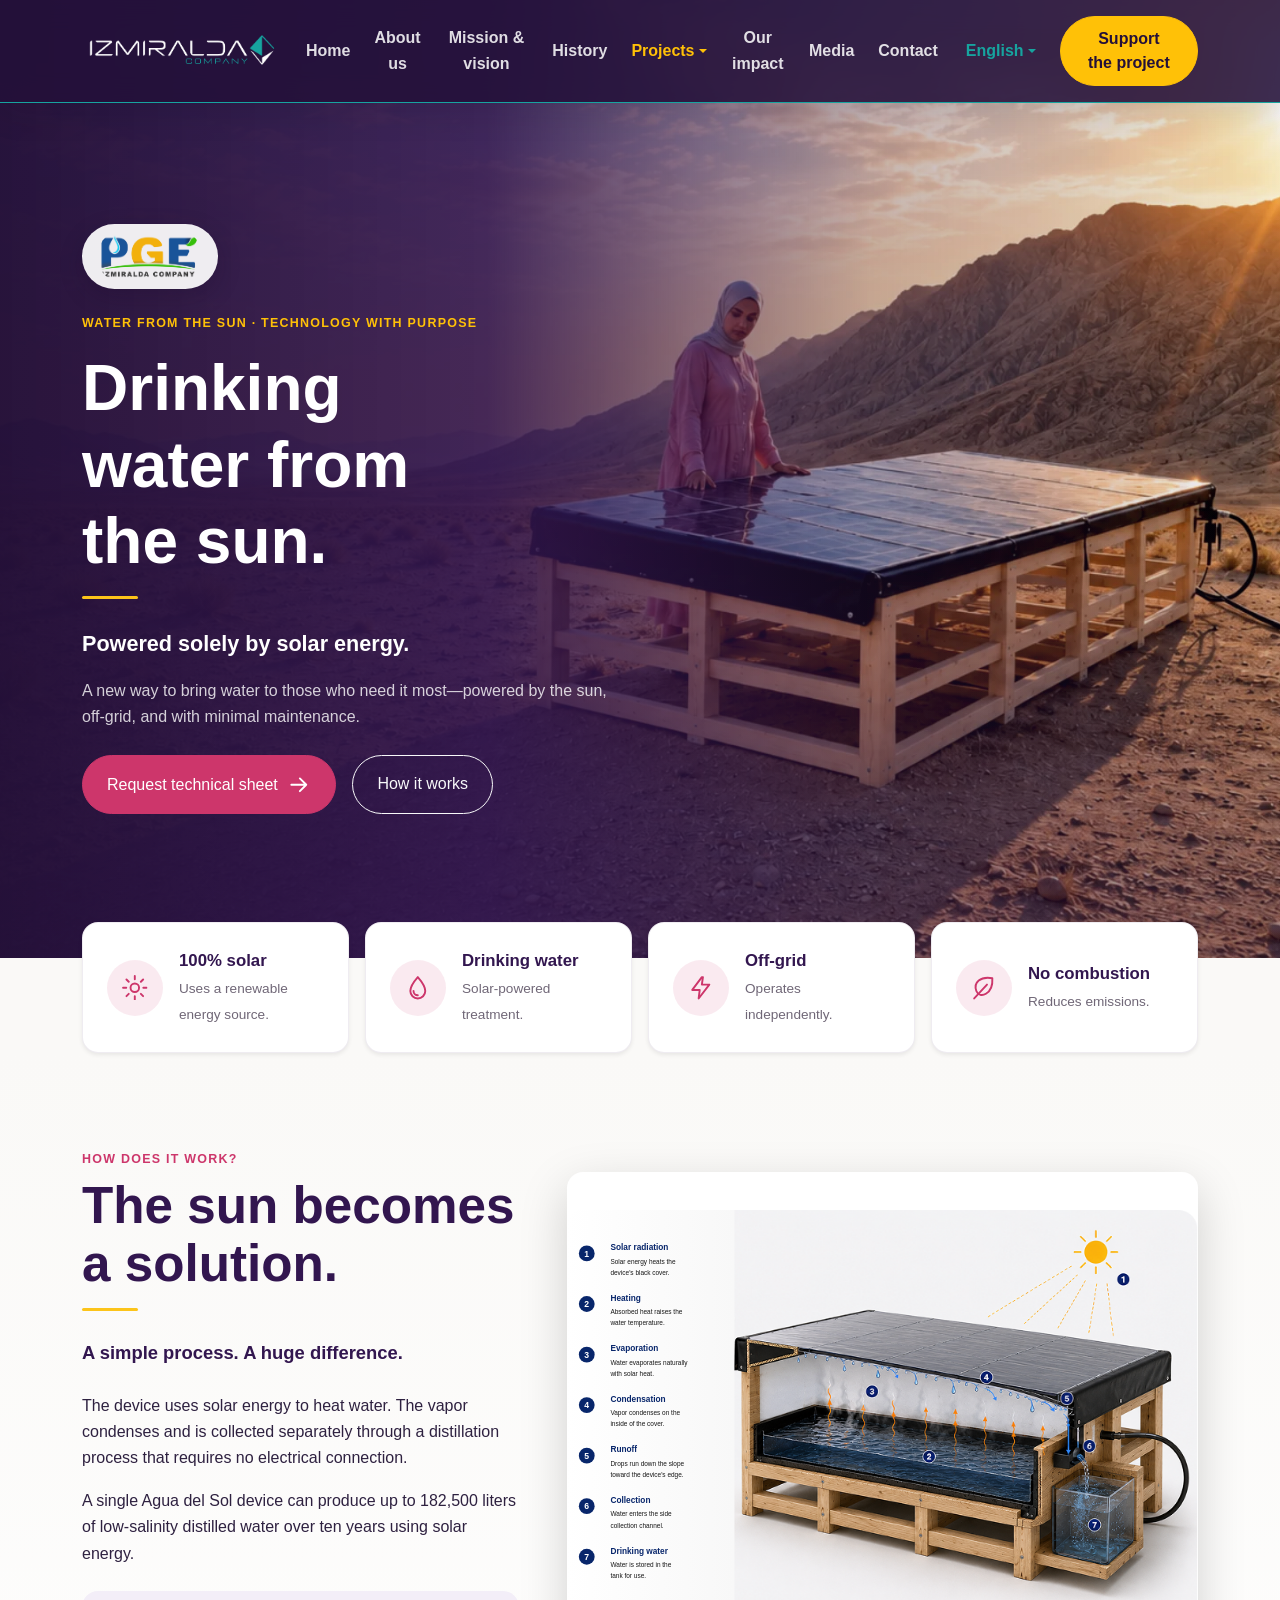
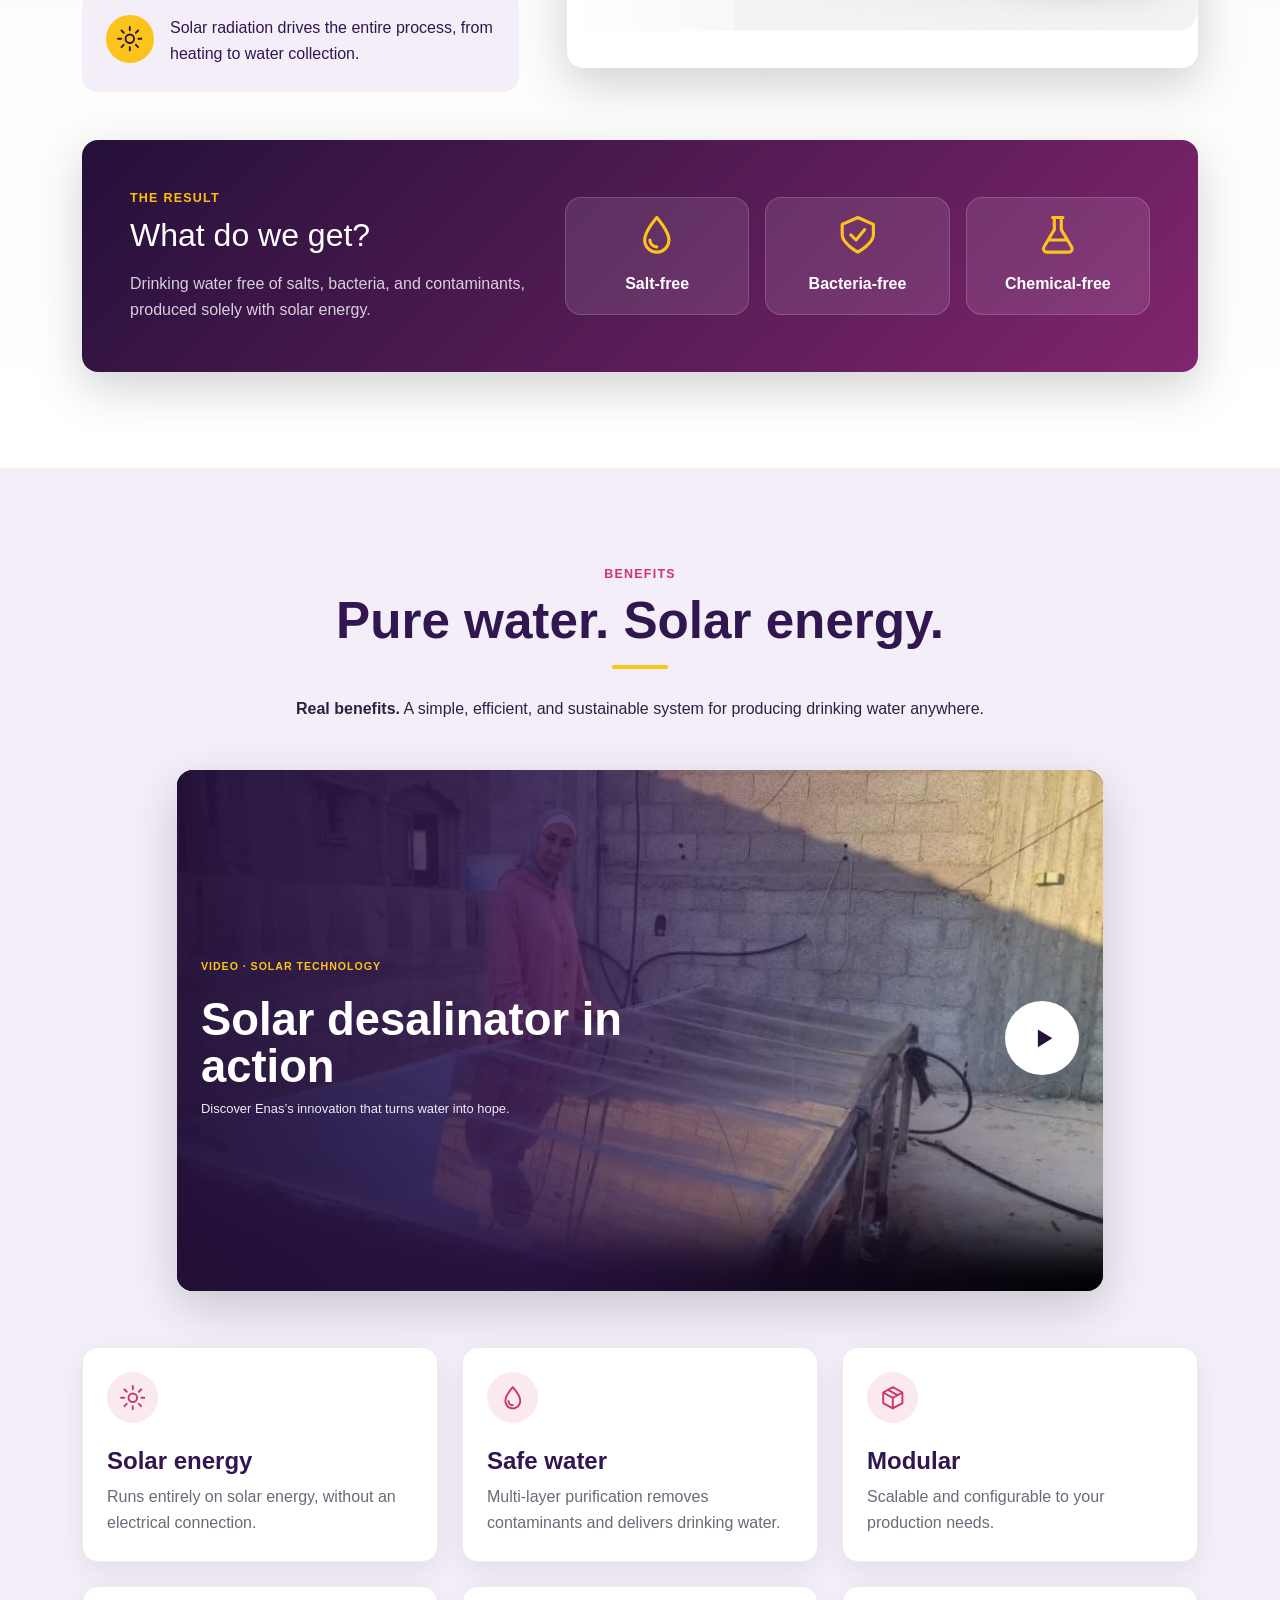
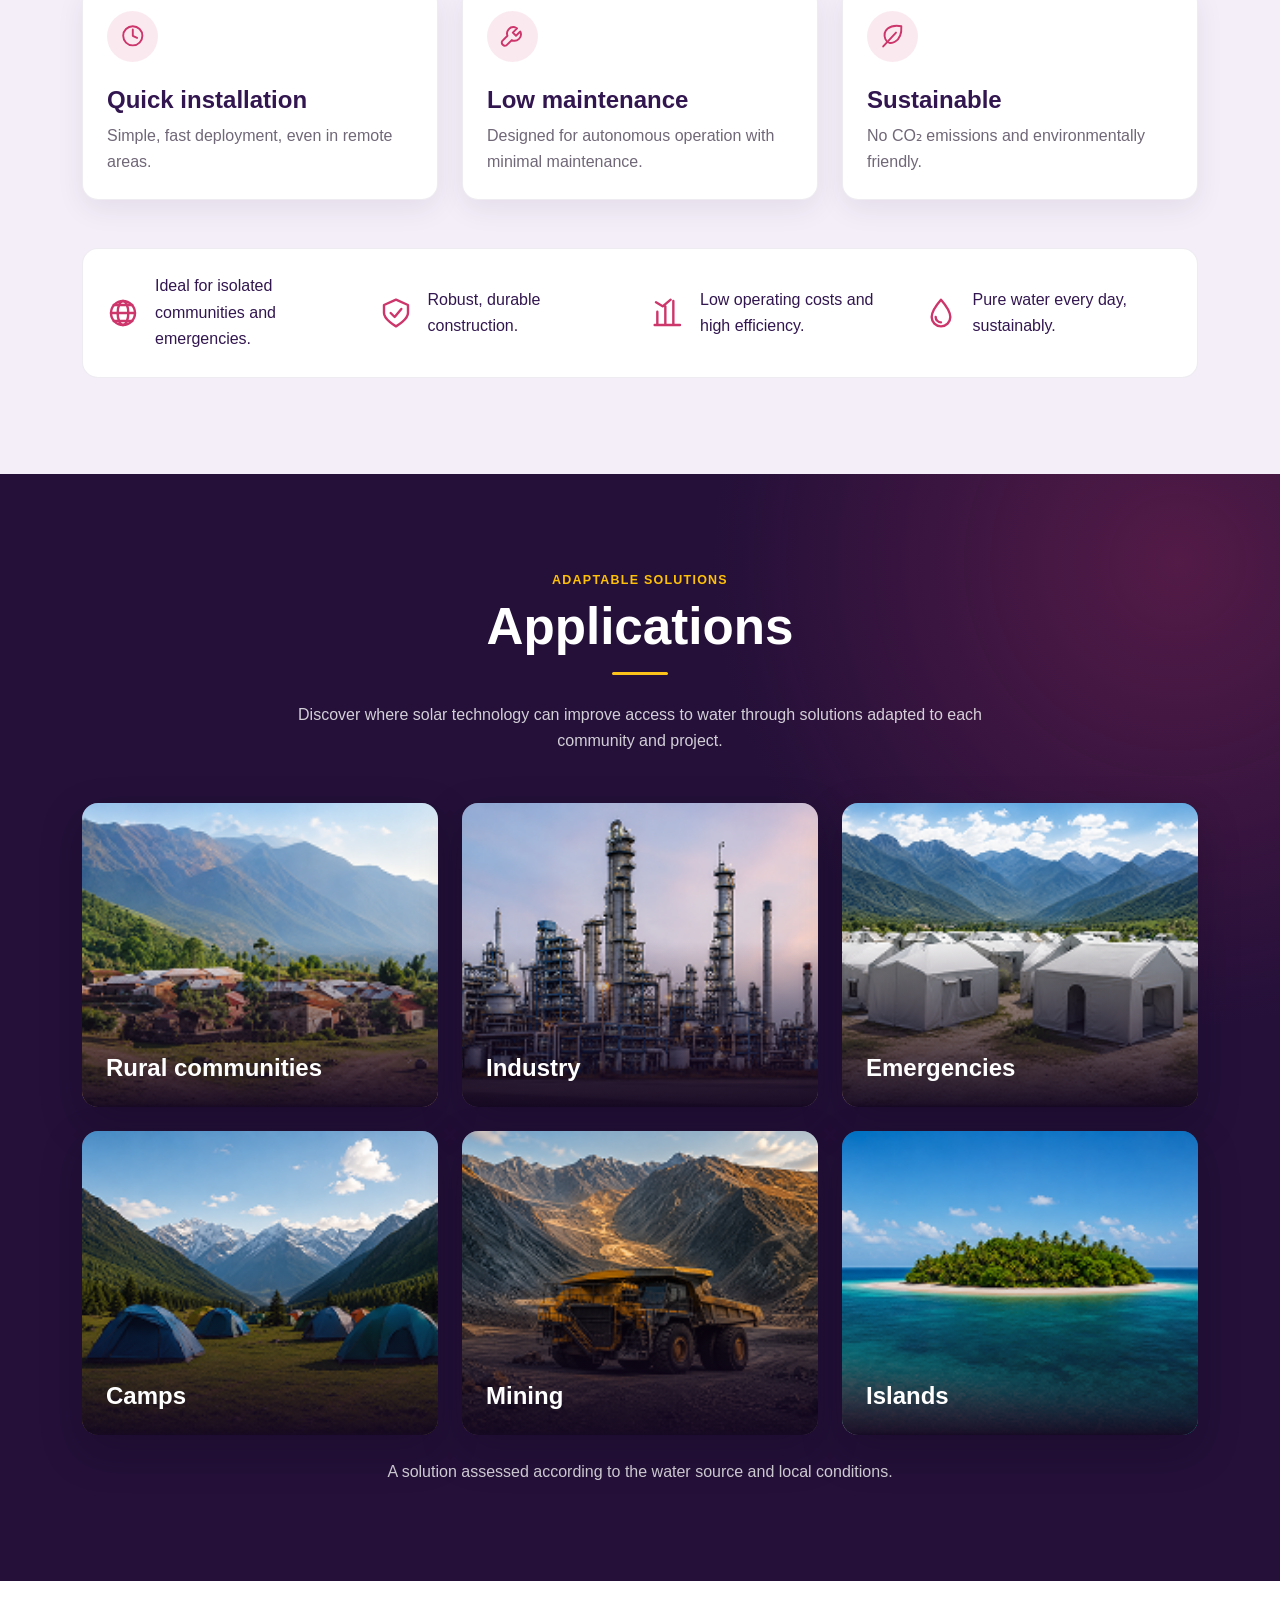
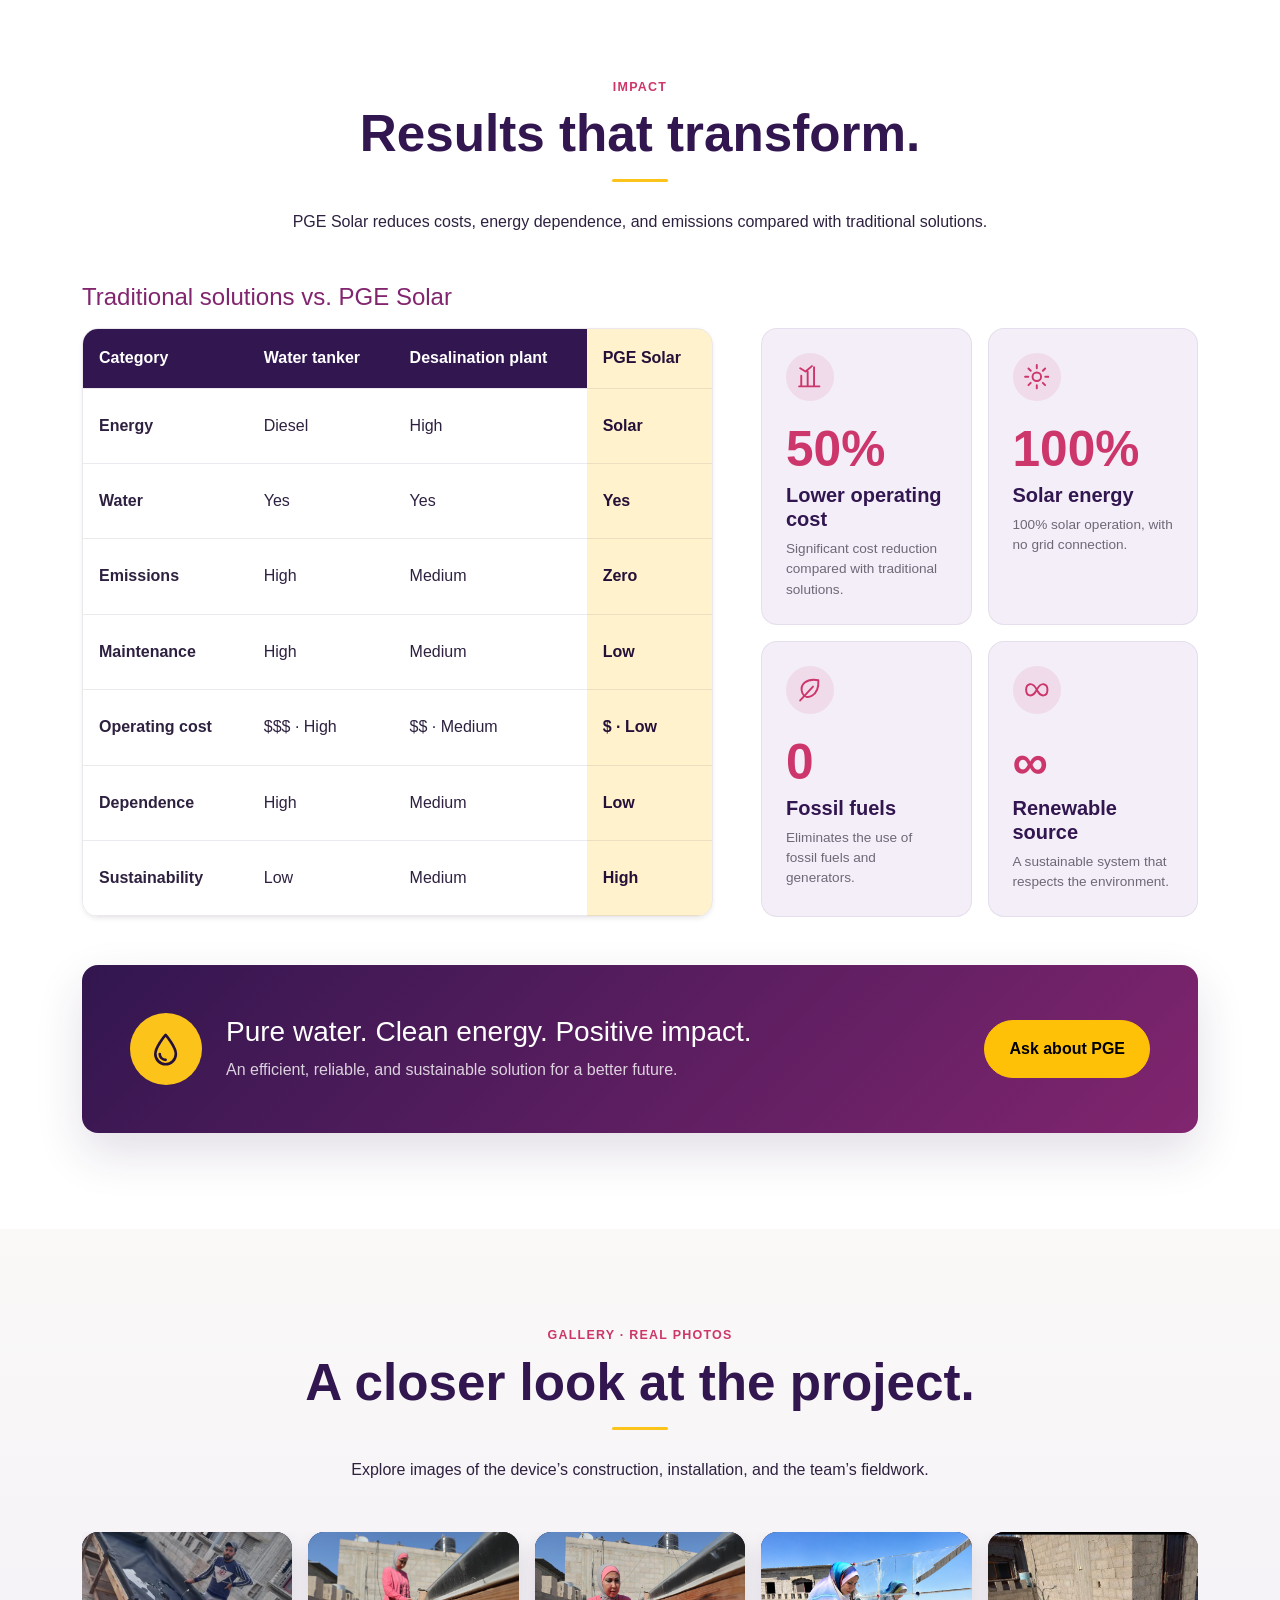
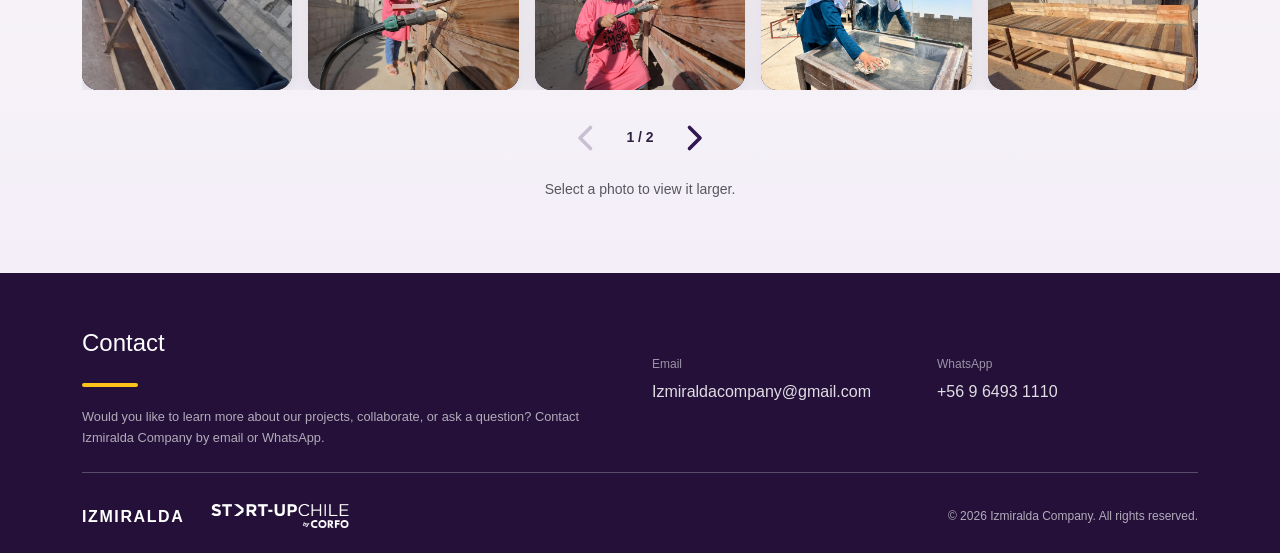
<file: PGE/index.html>
<!doctype html>
<html lang="es-CL">

<head>
    <meta charset="utf-8">
    <meta name="viewport" content="width=device-width, initial-scale=1">
    <title>PGE Solar | Agua potable con energía del sol</title>
    <meta name="description"
        content="Conoce PGE Solar: tecnología de tratamiento de agua con energía solar, sin conexión eléctrica. Descubre su funcionamiento, beneficios y aplicaciones.">
    <meta name="robots" content="index, follow">
    <meta name="theme-color" content="#32164f">
    <link rel="canonical" href="https://izmiraldacompany.com/PGE/">
    <link rel="icon" type="image/png" href="../favicon.png">
    <meta property="og:type" content="website">
    <meta property="og:locale" content="es_CL">
    <meta property="og:title" content="PGE Solar · Agua potable desde el sol">
    <meta property="og:description"
        content="Tecnología solar para transformar el acceso al agua. Conoce el proyecto, sus beneficios y su trabajo en terreno.">
    <meta property="og:url" content="https://izmiraldacompany.com/PGE/">
    <meta property="og:image" content="https://izmiraldacompany.com/PGE/assets/images/hero.webp">
    <meta property="og:image:alt" content="Enas junto a un dispositivo solar de tratamiento de agua">
    <meta name="twitter:card" content="summary_large_image">
    <link rel="preload" as="image" href="assets/images/hero.webp">
    <link rel="preconnect" href="https://cdn.jsdelivr.net" crossorigin>
    <link href="https://cdn.jsdelivr.net/npm/bootstrap@5.3.8/dist/css/bootstrap.min.css" rel="stylesheet"
        integrity="sha384-sRIl4kxILFvY47J16cr9ZwB07vP4J8+LH7qKQnuqkuIAvNWLzeN8tE5YBujZqJLB" crossorigin="anonymous">
    <link rel="stylesheet" href="../assets/css/style.css?v=encuadre-20260911">
    <link rel="stylesheet" href="../assets/css/menu.css?v=mobile-center-20260912">
    <link rel="stylesheet" href="../assets/css/footer.css?v=bootstrap-20260911">
    <link rel="stylesheet" href="../assets/css/section-titles.css?v=1">
    <link rel="stylesheet" href="../assets/css/interaction.css?v=1">
  <link rel="stylesheet" href="../assets/css/i18n.css?v=2">
    <link rel="stylesheet" href="assets/css/style.css?v=rtl-20261017">
    <script
        type="application/ld+json">{"@context":"https://schema.org","@type":"WebPage","name":"PGE Solar | Agua potable con energía del sol","url":"https://izmiraldacompany.com/PGE/","inLanguage":"es-CL","description":"Tecnología de tratamiento de agua con energía solar.","isPartOf":{"@type":"WebSite","name":"Izmiralda Company","url":"https://izmiraldacompany.com/"}}</script>
    <script type="text/javascript">
        (function(c,l,a,r,i,t,y){
            c[a]=c[a]||function(){(c[a].q=c[a].q||[]).push(arguments)};
            t=l.createElement(r);t.async=1;t.src="https://www.clarity.ms/tag/"+i;
            y=l.getElementsByTagName(r)[0];y.parentNode.insertBefore(t,y);
        })(window, document, "clarity", "script", "yvcnhrhemc");
    </script>
    </head>

<body>
    <svg class="svg-defs position-absolute invisible" xmlns="http://www.w3.org/2000/svg" aria-hidden="true">
        <symbol id="i-sun" viewBox="0 0 24 24">
            <circle cx="12" cy="12" r="4"></circle>
            <path d="M12 1v3m0 16v3M1 12h3m16 0h3M4.2 4.2l2.1 2.1m11.4 11.4 2.1 2.1m0-15.6-2.1 2.1M6.3 17.7l-2.1 2.1">
            </path>
        </symbol>
        <symbol id="i-drop" viewBox="0 0 24 24">
            <path d="M12 2S5 10 5 15a7 7 0 0 0 14 0c0-5-7-13-7-13Z"></path>
            <path d="M8 15a4 4 0 0 0 4 4"></path>
        </symbol>
        <symbol id="i-bolt" viewBox="0 0 24 24">
            <path d="m13 2-9 12h7l-1 8 10-13h-7l1-7Z"></path>
        </symbol>
        <symbol id="i-leaf" viewBox="0 0 24 24">
            <path d="M20 3C9 1 2 7 5 15c3 8 16 3 15-12Z"></path>
            <path d="M3 22 15 9"></path>
        </symbol>
        <symbol id="i-shield" viewBox="0 0 24 24">
            <path d="m12 2 9 4v6c0 5-9 10-9 10S3 17 3 12V6l9-4Z"></path>
            <path d="m8 12 3 3 5-6"></path>
        </symbol>
        <symbol id="i-box" viewBox="0 0 24 24">
            <path d="m12 2 9 5v10l-9 5-9-5V7l9-5Zm-9 5 9 5 9-5m-9 5v10M7.5 4.5l9 5"></path>
        </symbol>
        <symbol id="i-clock" viewBox="0 0 24 24">
            <circle cx="12" cy="12" r="9"></circle>
            <path d="M12 6v6l4 2"></path>
        </symbol>
        <symbol id="i-tool" viewBox="0 0 24 24">
            <path d="M14 4a6 6 0 0 0-7 8l-5 5a3 3 0 0 0 4 4l5-5a6 6 0 0 0 8-8l-4 4-3-3 4-4Z"></path>
        </symbol>
        <symbol id="i-globe" viewBox="0 0 24 24">
            <circle cx="12" cy="12" r="9"></circle>
            <ellipse cx="12" cy="12" rx="4" ry="9"></ellipse>
            <path d="M3 12h18M5 6h14M5 18h14"></path>
        </symbol>
        <symbol id="i-chart" viewBox="0 0 24 24">
            <path d="M4 21V11m6 10V7m6 14V3m5 18H2M3 4l5 3 6-5"></path>
        </symbol>
        <symbol id="i-infinity" viewBox="0 0 24 24">
            <path d="M12 12C8 4 2 6 2 12s6 8 10 0c4-8 10-6 10 0s-6 8-10 0Z"></path>
        </symbol>
        <symbol id="i-arrow" viewBox="0 0 24 24">
            <path d="M5 12h14m-6-6 6 6-6 6"></path>
        </symbol>
        <symbol id="i-play" viewBox="0 0 24 24">
            <path d="m8 4 13 8-13 8V4Z" fill="currentColor" stroke="none"></path>
        </symbol>
        <symbol id="i-flask" viewBox="0 0 24 24">
            <path d="M9 2h6m-5 0v7L4 19a2 2 0 0 0 2 3h12a2 2 0 0 0 2-3L14 9V2M7 15h10"></path>
        </symbol>
    </svg>
    <a class="visually-hidden-focusable skip-link" href="#contenido">Saltar al contenido principal</a>
    <header class="fixed-top" data-company-menu></header>
    <script src="../assets/js/menu.js?v=anchors-20260912"></script>

    <main id="contenido" tabindex="-1">
        <section id="inicio" class="pge-hero position-relative overflow-hidden d-flex align-items-center"
            aria-labelledby="hero-title">
            <img class="pge-hero__image position-absolute top-0 start-0 w-100 h-100 object-fit-cover"
                src="assets/images/hero.webp" alt="Enas junto a un dispositivo solar de tratamiento de agua"
                width="1920" height="1080" fetchpriority="high">
            <div class="pge-hero__overlay position-absolute top-0 start-0 w-100 h-100" aria-hidden="true"></div>
            <div class="container position-relative py-5">
                <div class="row py-5">
                    <div class="col-12 col-md-8 col-lg-6 py-4 py-lg-5">
                        <img class="pge-mark mb-4" src="assets/images/logo-pge.webp" alt="PGE Solar" width="180"
                            height="80">
                        <p class="eyebrow text-warning mb-3">Agua del sol · Tecnología con propósito</p>
                        <h1 id="hero-title" class="display-3 fw-semibold text-white mb-0">Agua potable desde el sol.
                        </h1>
                        <div class="lh-1 mb-4"><span class="title-rule mt-3" aria-hidden="true"></span></div>
                        <p class="pge-hero__lead text-white mb-3">Impulsada únicamente por energía solar.</p>
                        <p class="text-white-75 mb-4">Una nueva forma de acercar el agua a quienes más la necesitan. Con
                            la energía del sol, sin conexión eléctrica y con un mantenimiento mínimo.</p>
                        <div class="d-flex flex-column flex-sm-row gap-3"><a
                                class="btn btn-raspberry rounded-pill px-4 py-3 d-inline-flex align-items-center justify-content-center gap-2"
                                href="mailto:izmiraldacompany@gmail.com?subject=Solicitud%20de%20ficha%20t%C3%A9cnica%20PGE%20Solar">Solicitar
                                ficha técnica <svg class="icon" aria-hidden="true">
                                    <use href="#i-arrow"></use>
                                </svg></a><a class="btn btn-outline-light rounded-pill px-4 py-3"
                                href="#como-funciona">Cómo funciona</a></div>
                    </div>
                </div>
            </div>
        </section>

        <section class="pge-highlights position-relative" aria-label="Características principales">
            <div class="container pge-highlights__container">
                <div class="row row-cols-2 row-cols-lg-4 g-3">
                    <div class="col">
                        <div
                            class="highlight-card h-100 d-flex align-items-center gap-3 p-3 p-md-4 rounded-4 shadow-sm">
                            <span class="highlight-icon"><svg class="icon" aria-hidden="true">
                                    <use href="#i-sun"></use>
                                </svg></span>
                            <div><strong class="d-block">100% solar</strong><span>Usa una fuente renovable.</span></div>
                        </div>
                    </div>
                    <div class="col">
                        <div
                            class="highlight-card h-100 d-flex align-items-center gap-3 p-3 p-md-4 rounded-4 shadow-sm">
                            <span class="highlight-icon"><svg class="icon" aria-hidden="true">
                                    <use href="#i-drop"></use>
                                </svg></span>
                            <div><strong class="d-block">Agua potable</strong><span>Tratamiento solar.</span></div>
                        </div>
                    </div>
                    <div class="col">
                        <div
                            class="highlight-card h-100 d-flex align-items-center gap-3 p-3 p-md-4 rounded-4 shadow-sm">
                            <span class="highlight-icon"><svg class="icon" aria-hidden="true">
                                    <use href="#i-bolt"></use>
                                </svg></span>
                            <div><strong class="d-block">Sin red eléctrica</strong><span>Opera con autonomía.</span>
                            </div>
                        </div>
                    </div>
                    <div class="col">
                        <div
                            class="highlight-card h-100 d-flex align-items-center gap-3 p-3 p-md-4 rounded-4 shadow-sm">
                            <span class="highlight-icon"><svg class="icon" aria-hidden="true">
                                    <use href="#i-leaf"></use>
                                </svg></span>
                            <div><strong class="d-block">Sin combustión</strong><span>Reduce las emisiones.</span></div>
                        </div>
                    </div>
                </div>
            </div>
        </section>

        <section id="como-funciona" class="how-section py-5" aria-labelledby="how-title">
            <div class="container py-5">
                <div class="row align-items-center g-4 g-lg-5">
                    <div class="col-12 col-lg-5">
                        <p class="eyebrow text-raspberry mb-2">¿Cómo funciona?</p>
                        <h2 id="how-title" class="section-heading mb-0">El sol se convierte en una solución.</h2>
                        <div class="lh-1 mb-4"><span class="title-rule mt-3" aria-hidden="true"></span></div>
                        <p class="section-copy mb-4">Un proceso simple. Una diferencia enorme.</p>
                        <p>El dispositivo utiliza la energía solar para calentar el agua. El vapor se condensa y se
                            recoge por separado, en un proceso de destilación que no requiere conexión eléctrica.</p>
                        <p>Un solo dispositivo de Agua del Sol puede producir hasta 182.500 litros de agua destilada de baja salinidad durante diez años, utilizando energía solar.</p>
                        <div class="process-note d-flex align-items-start gap-3 p-4 rounded-4 mt-4"><span
                                class="process-note__icon d-inline-flex align-items-center justify-content-center rounded-circle flex-shrink-0"><svg
                                    class="icon" aria-hidden="true">
                                    <use href="#i-sun"></use>
                                </svg></span>
                            <p class="mb-0">La radiación solar impulsa todo el proceso, desde el calentamiento hasta la
                                recolección del agua.</p>
                        </div>
                    </div>
                    <div class="col-12 col-lg-7">
                        <figure class="device-frame rounded-4 overflow-hidden shadow-lg mb-0"><img
                                class="w-100 h-100 object-fit-contain" src="assets/images/dispositivo.png"
                                data-src-en="assets/images/dispositivo-en.svg"
                                data-src-ar="assets/images/dispositivo-ar.svg"
                                alt="Diagrama del funcionamiento del dispositivo solar de tratamiento de agua"
                                width="1600" height="1066" loading="lazy"></figure>
                    </div>
                </div>
                <div class="result-card rounded-4 shadow-lg p-4 p-lg-5 mt-5">
                    <div class="row align-items-center g-4">
                        <div class="col-12 col-lg-5">
                            <p class="eyebrow text-warning mb-2">El resultado</p>
                            <h3 class="h2 text-white mb-3">¿Qué obtenemos?</h3>
                            <p class="text-white-75 mb-0">Agua potable libre de sales, bacterias y contaminantes,
                                obtenida únicamente con energía solar.</p>
                        </div>
                        <div class="col-12 col-lg-7">
                            <div class="row row-cols-1 row-cols-sm-3 g-3">
                                <div class="col">
                                    <div class="purity-card h-100 text-center p-3 rounded-4"><svg class="icon"
                                            aria-hidden="true">
                                            <use href="#i-drop"></use>
                                        </svg><strong class="d-block mt-3">Libre de sales</strong></div>
                                </div>
                                <div class="col">
                                    <div class="purity-card h-100 text-center p-3 rounded-4"><svg class="icon"
                                            aria-hidden="true">
                                            <use href="#i-shield"></use>
                                        </svg><strong class="d-block mt-3">Libre de bacterias</strong></div>
                                </div>
                                <div class="col">
                                    <div class="purity-card h-100 text-center p-3 rounded-4"><svg class="icon"
                                            aria-hidden="true">
                                            <use href="#i-flask"></use>
                                        </svg><strong class="d-block mt-3">Libre de químicos</strong></div>
                                </div>
                            </div>
                        </div>
                    </div>
                </div>
            </div>
        </section>

        <section id="beneficios" class="benefits-section py-5" aria-labelledby="benefits-title">
            <div class="container py-5">
                <div class="row justify-content-center text-center mb-5">
                    <div class="col-12 col-lg-8">
                        <p class="eyebrow text-raspberry mb-2">Beneficios</p>
                        <h2 id="benefits-title" class="section-heading mx-auto mb-0">Agua pura. Energía del sol.</h2>
                        <div class="lh-1 mb-4"><span class="title-rule mt-3" aria-hidden="true"></span></div>
                        <p class="mb-0"><strong>Beneficios reales.</strong> Un sistema simple, eficiente y sostenible
                            para producir agua potable en cualquier lugar.</p>
                    </div>
                </div>
                <div class="row justify-content-center mb-5">
                    <div class="col-12 col-xl-10">
                        <div class="video-card ratio ratio-16x9 rounded-4 overflow-hidden shadow-lg"><video
                                id="project-video" class="w-100 h-100 object-fit-cover" controls playsinline
                                preload="none" poster="assets/images/desalinizador.webp"
                                aria-label="Demostración del desalinizador solar">
                                <source src="../assets/video/desalinizador-solar.mp4" type="video/mp4">Tu navegador no
                                puede reproducir este video. <a href="../assets/video/desalinizador-solar.mp4">Descargar el
                                    video</a>.
                            </video><button id="video-cover"
                                class="video-cover border-0 rounded-0 d-flex align-items-center p-3 p-sm-4 text-start"
                                type="button" aria-label="Reproducir video del desalinizador solar"><span
                                    class="row align-items-center justify-content-between g-3 w-100 m-0"><span
                                        class="col-9 col-sm-6 ps-0"><span
                                            class="video-cover-copy d-flex flex-column align-items-start text-white gap-2"><span
                                                class="video-cover-eyebrow">Video · Tecnología solar</span><strong
                                                class="video-cover-title">Desalinizador solar en acción</strong><span
                                                class="video-cover-description d-none d-sm-block">Conoce la innovación
                                                de Enas que transforma agua en esperanza.</span></span></span><span
                                        class="col-auto p-0"><span
                                            class="play-circle d-inline-flex align-items-center justify-content-center rounded-circle shadow-lg"
                                            aria-hidden="true"><svg class="icon">
                                                <use href="#i-play"></use>
                                            </svg></span></span></span></button></div>
                        <p id="video-status" class="small text-danger mt-2 mb-0" role="status"></p>
                    </div>
                </div>
                <div class="row row-cols-1 row-cols-sm-2 row-cols-lg-3 g-4">
                    <div class="col">
                        <article class="benefit-card h-100 p-4 rounded-4"><span class="benefit-icon"><svg class="icon"
                                    aria-hidden="true">
                                    <use href="#i-sun"></use>
                                </svg></span>
                            <h3 class="h4 mt-4">Energía solar</h3>
                            <p class="mb-0">Funciona 100% con energía solar, sin conexión eléctrica.</p>
                        </article>
                    </div>
                    <div class="col">
                        <article class="benefit-card h-100 p-4 rounded-4"><span class="benefit-icon"><svg class="icon"
                                    aria-hidden="true">
                                    <use href="#i-drop"></use>
                                </svg></span>
                            <h3 class="h4 mt-4">Agua segura</h3>
                            <p class="mb-0">Purificación multicapa que elimina contaminantes y entrega agua potable.</p>
                        </article>
                    </div>
                    <div class="col">
                        <article class="benefit-card h-100 p-4 rounded-4"><span class="benefit-icon"><svg class="icon"
                                    aria-hidden="true">
                                    <use href="#i-box"></use>
                                </svg></span>
                            <h3 class="h4 mt-4">Modular</h3>
                            <p class="mb-0">Escalable y configurable según tus necesidades de producción.</p>
                        </article>
                    </div>
                    <div class="col">
                        <article class="benefit-card h-100 p-4 rounded-4"><span class="benefit-icon"><svg class="icon"
                                    aria-hidden="true">
                                    <use href="#i-clock"></use>
                                </svg></span>
                            <h3 class="h4 mt-4">Instalación rápida</h3>
                            <p class="mb-0">Implementación simple y rápida, incluso en zonas remotas.</p>
                        </article>
                    </div>
                    <div class="col">
                        <article class="benefit-card h-100 p-4 rounded-4"><span class="benefit-icon"><svg class="icon"
                                    aria-hidden="true">
                                    <use href="#i-tool"></use>
                                </svg></span>
                            <h3 class="h4 mt-4">Bajo mantenimiento</h3>
                            <p class="mb-0">Diseñado para operar de forma autónoma con mínimo mantenimiento.</p>
                        </article>
                    </div>
                    <div class="col">
                        <article class="benefit-card h-100 p-4 rounded-4"><span class="benefit-icon"><svg class="icon"
                                    aria-hidden="true">
                                    <use href="#i-leaf"></use>
                                </svg></span>
                            <h3 class="h4 mt-4">Sustentable</h3>
                            <p class="mb-0">Sin emisiones de CO2 y amigable con el medio ambiente.</p>
                        </article>
                    </div>
                </div>
                <div class="support-card rounded-4 p-4 mt-5">
                    <div class="row row-cols-1 row-cols-sm-2 row-cols-lg-4 g-4">
                        <div class="col d-flex align-items-center gap-3"><svg class="icon flex-shrink-0"
                                aria-hidden="true">
                                <use href="#i-globe"></use>
                            </svg>
                            <p class="mb-0">Ideal para comunidades aisladas y emergencias.</p>
                        </div>
                        <div class="col d-flex align-items-center gap-3"><svg class="icon flex-shrink-0"
                                aria-hidden="true">
                                <use href="#i-shield"></use>
                            </svg>
                            <p class="mb-0">Construcción robusta y duradera.</p>
                        </div>
                        <div class="col d-flex align-items-center gap-3"><svg class="icon flex-shrink-0"
                                aria-hidden="true">
                                <use href="#i-chart"></use>
                            </svg>
                            <p class="mb-0">Bajos costos operativos y alta eficiencia.</p>
                        </div>
                        <div class="col d-flex align-items-center gap-3"><svg class="icon flex-shrink-0"
                                aria-hidden="true">
                                <use href="#i-drop"></use>
                            </svg>
                            <p class="mb-0">Agua pura todos los días, de forma sostenible.</p>
                        </div>
                    </div>
                </div>
            </div>
        </section>

        <section id="aplicaciones" class="applications-section py-5 text-white" aria-labelledby="applications-title">
            <div class="container py-5">
                <div class="row justify-content-center text-center mb-5">
                    <div class="col-12 col-lg-8">
                        <p class="eyebrow text-warning mb-2">Soluciones adaptables</p>
                        <h2 id="applications-title" class="section-heading text-white mx-auto mb-0">Aplicaciones</h2>
                        <div class="lh-1 mb-4"><span class="title-rule mt-3" aria-hidden="true"></span></div>
                        <p class="text-white-75 mb-0">Conoce los entornos donde la tecnología solar puede contribuir al
                            acceso al agua, con soluciones adaptadas a las necesidades de cada comunidad y proyecto.</p>
                    </div>
                </div>
                <div class="row row-cols-1 row-cols-sm-2 row-cols-lg-3 g-4">
                    <div class="col">
                        <article class="application-card h-100 rounded-4 overflow-hidden position-relative"><img
                                class="w-100 h-100 object-fit-cover" src="assets/images/comunidades.png"
                                alt="Comunidad rural" loading="lazy">
                            <div class="application-card__overlay position-absolute bottom-0 start-0 w-100 p-4">
                                <h3 class="h4 text-white mb-0">Comunidades rurales</h3>
                            </div>
                        </article>
                    </div>
                    <div class="col">
                        <article class="application-card h-100 rounded-4 overflow-hidden position-relative"><img
                                class="w-100 h-100 object-fit-cover" src="assets/images/industria.png"
                                alt="Aplicación industrial" loading="lazy">
                            <div class="application-card__overlay position-absolute bottom-0 start-0 w-100 p-4">
                                <h3 class="h4 text-white mb-0">Industria</h3>
                            </div>
                        </article>
                    </div>
                    <div class="col">
                        <article class="application-card h-100 rounded-4 overflow-hidden position-relative"><img
                                class="w-100 h-100 object-fit-cover" src="assets/images/emergencias.png"
                                alt="Respuesta ante emergencias" loading="lazy">
                            <div class="application-card__overlay position-absolute bottom-0 start-0 w-100 p-4">
                                <h3 class="h4 text-white mb-0">Emergencias</h3>
                            </div>
                        </article>
                    </div>
                    <div class="col">
                        <article class="application-card h-100 rounded-4 overflow-hidden position-relative"><img
                                class="w-100 h-100 object-fit-cover" src="assets/images/campamentos.png"
                                alt="Campamento con necesidad de agua" loading="lazy">
                            <div class="application-card__overlay position-absolute bottom-0 start-0 w-100 p-4">
                                <h3 class="h4 text-white mb-0">Campamentos</h3>
                            </div>
                        </article>
                    </div>
                    <div class="col">
                        <article class="application-card h-100 rounded-4 overflow-hidden position-relative"><img
                                class="w-100 h-100 object-fit-cover" src="assets/images/mineria.png"
                                alt="Aplicación en minería" loading="lazy">
                            <div class="application-card__overlay position-absolute bottom-0 start-0 w-100 p-4">
                                <h3 class="h4 text-white mb-0">Minería</h3>
                            </div>
                        </article>
                    </div>
                    <div class="col">
                        <article class="application-card h-100 rounded-4 overflow-hidden position-relative"><img
                                class="w-100 h-100 object-fit-cover" src="assets/images/islas.png"
                                alt="Aplicación en islas" loading="lazy">
                            <div class="application-card__overlay position-absolute bottom-0 start-0 w-100 p-4">
                                <h3 class="h4 text-white mb-0">Islas</h3>
                            </div>
                        </article>
                    </div>
                </div>
                <p class="text-white-75 text-center mt-4 mb-0">Una solución que se evalúa según la fuente de agua y las
                    condiciones de cada lugar.</p>
            </div>
        </section>

        <section id="impacto" class="impact-section py-5" aria-labelledby="impact-title">
            <div class="container py-5">
                <div class="row justify-content-center text-center mb-5">
                    <div class="col-12 col-lg-8">
                        <p class="eyebrow text-raspberry mb-2">Impacto</p>
                        <h2 id="impact-title" class="section-heading mx-auto mb-0">Resultados que transforman.</h2>
                        <div class="lh-1 mb-4"><span class="title-rule mt-3" aria-hidden="true"></span></div>
                        <p class="mb-0">PGE Solar reduce costos, dependencia energética y emisiones frente a las
                            soluciones tradicionales.</p>
                    </div>
                </div>
                <h3 class="h4 text-plum mb-3">Soluciones tradicionales vs. PGE Solar</h3>
                <div class="row g-4 g-lg-5 align-items-stretch">
                    <div class="col-12 col-xl-7 d-flex">
                        <div class="comparison-shell table-responsive rounded-4 shadow-sm w-100 h-100">
                            <table class="table comparison-table align-middle mb-0 h-100">
                                <caption class="visually-hidden">Comparación de soluciones tradicionales con PGE Solar.
                                </caption>
                                <thead>
                                    <tr>
                                        <th scope="col">Aspecto</th>
                                        <th scope="col">Camión aljibe</th>
                                        <th scope="col">Planta desaladora</th>
                                        <th scope="col">PGE Solar</th>
                                    </tr>
                                </thead>
                                <tbody>
                                    <tr>
                                        <th scope="row">Energía</th>
                                        <td>Diésel</td>
                                        <td>Alta</td>
                                        <td>Solar</td>
                                    </tr>
                                    <tr>
                                        <th scope="row">Agua</th>
                                        <td>Sí</td>
                                        <td>Sí</td>
                                        <td>Sí</td>
                                    </tr>
                                    <tr>
                                        <th scope="row">Emisiones</th>
                                        <td>Altas</td>
                                        <td>Medias</td>
                                        <td>Cero</td>
                                    </tr>
                                    <tr>
                                        <th scope="row">Mantenimiento</th>
                                        <td>Alto</td>
                                        <td>Medio</td>
                                        <td>Bajo</td>
                                    </tr>
                                    <tr>
                                        <th scope="row">Costo operativo</th>
                                        <td>$$$ · Alto</td>
                                        <td>$$ · Medio</td>
                                        <td>$ · Bajo</td>
                                    </tr>
                                    <tr>
                                        <th scope="row">Dependencia</th>
                                        <td>Alta</td>
                                        <td>Media</td>
                                        <td>Baja</td>
                                    </tr>
                                    <tr>
                                        <th scope="row">Sostenibilidad</th>
                                        <td>Baja</td>
                                        <td>Media</td>
                                        <td>Alta</td>
                                    </tr>
                                </tbody>
                            </table>
                        </div>
                    </div>
                    <div class="col-12 col-xl-5">
                        <div class="row row-cols-2 g-3 h-100">
                            <div class="col">
                                <article class="metric-card h-100 p-4 rounded-4"><span class="metric-icon"><svg
                                            class="icon" aria-hidden="true">
                                            <use href="#i-chart"></use>
                                        </svg></span><strong class="metric-value d-block mt-4">50%</strong>
                                    <h3 class="h5 mt-2">Menor costo operacional</h3>
                                    <p class="mb-0">Reducción significativa en costos frente a soluciones tradicionales.
                                    </p>
                                </article>
                            </div>
                            <div class="col">
                                <article class="metric-card h-100 p-4 rounded-4"><span class="metric-icon"><svg
                                            class="icon" aria-hidden="true">
                                            <use href="#i-sun"></use>
                                        </svg></span><strong class="metric-value d-block mt-4">100%</strong>
                                    <h3 class="h5 mt-2">Energía solar</h3>
                                    <p class="mb-0">Operación 100% con energía solar, sin conexión a la red.</p>
                                </article>
                            </div>
                            <div class="col">
                                <article class="metric-card h-100 p-4 rounded-4"><span class="metric-icon"><svg
                                            class="icon" aria-hidden="true">
                                            <use href="#i-leaf"></use>
                                        </svg></span><strong class="metric-value d-block mt-4">0</strong>
                                    <h3 class="h5 mt-2">Combustibles fósiles</h3>
                                    <p class="mb-0">Eliminamos el uso de combustibles fósiles y generadores.</p>
                                </article>
                            </div>
                            <div class="col">
                                <article class="metric-card h-100 p-4 rounded-4"><span class="metric-icon"><svg
                                            class="icon" aria-hidden="true">
                                            <use href="#i-infinity"></use>
                                        </svg></span><strong class="metric-value d-block mt-4">∞</strong>
                                    <h3 class="h5 mt-2">Fuente renovable</h3>
                                    <p class="mb-0">Sistema sustentable que respeta el medio ambiente.</p>
                                </article>
                            </div>
                        </div>
                    </div>
                </div>
                <div class="impact-callout rounded-4 p-4 p-lg-5 mt-5 text-white">
                    <div class="row align-items-center g-4">
                        <div class="col-auto"><span
                                class="impact-callout__icon d-inline-flex align-items-center justify-content-center rounded-circle"><svg
                                    class="icon" aria-hidden="true">
                                    <use href="#i-drop"></use>
                                </svg></span></div>
                        <div class="col"><strong class="h3 d-block mb-2">Agua pura. Energía limpia. Impacto
                                positivo.</strong>
                            <p class="text-white-75 mb-0">Solución eficiente, confiable y sostenible para un futuro
                                mejor.</p>
                        </div>
                        <div class="col-12 col-lg-auto"><a class="btn btn-warning rounded-pill px-4 py-3 fw-bold"
                                href="mailto:izmiraldacompany@gmail.com?subject=Consulta%20sobre%20PGE%20Solar">Consultar
                                sobre PGE</a></div>
                    </div>
                </div>
            </div>
        </section>

        <section id="galeria" class="gallery-section py-5" aria-labelledby="gallery-title">
            <div class="container py-5">
                <div class="row justify-content-center text-center mb-5">
                    <div class="col-12 col-lg-8">
                        <p class="eyebrow text-raspberry mb-2">Galería · Fotos reales</p>
                        <h2 id="gallery-title" class="section-heading mx-auto mb-0">El proyecto, de cerca.</h2>
                        <div class="lh-1 mb-4"><span class="title-rule mt-3" aria-hidden="true"></span></div>
                        <p class="mb-0">Descubre imágenes de la construcción, instalación y trabajo en terreno del
                            equipo.</p>
                    </div>
                </div>
                <div id="project-gallery" class="carousel slide" data-bs-interval="false" data-bs-wrap="false"
                    role="region" aria-roledescription="carrusel" aria-label="Fotografías del proyecto">
                    <div class="carousel-inner">
                        <div class="carousel-item active">
                            <div class="row row-cols-2 row-cols-md-3 row-cols-lg-5 g-3">
                                <div class="col"><button
                                        class="gallery-button btn p-0 border-0 w-100 rounded-4 overflow-hidden"
                                        type="button" data-bs-toggle="modal" data-bs-target="#photo-modal"
                                        data-photo="assets/images/construccion-1.jpg"
                                        data-caption="Construcción de la estructura del desalinizador"
                                        aria-label="Ampliar foto: Construcción de la estructura del desalinizador"><span
                                            class="ratio ratio-4x3"><img src="assets/images/construccion-1.jpg"
                                                alt="Construcción de la estructura del desalinizador"
                                                loading="lazy"></span></button></div>
                                <div class="col"><button
                                        class="gallery-button btn p-0 border-0 w-100 rounded-4 overflow-hidden"
                                        type="button" data-bs-toggle="modal" data-bs-target="#photo-modal"
                                        data-photo="assets/images/equipo-desalinizador.png"
                                        data-caption="Enas revisando las conexiones del equipo"
                                        aria-label="Ampliar foto: Enas revisando las conexiones del equipo"><span
                                            class="ratio ratio-4x3"><img src="assets/images/equipo-desalinizador.png"
                                                alt="Enas revisando las conexiones del equipo"
                                                loading="lazy"></span></button></div>
                                <div class="col"><button
                                        class="gallery-button btn p-0 border-0 w-100 rounded-4 overflow-hidden"
                                        type="button" data-bs-toggle="modal" data-bs-target="#photo-modal"
                                        data-photo="assets/images/conexiones-1.jpg"
                                        data-caption="Detalle de las conexiones de agua"
                                        aria-label="Ampliar foto: Detalle de las conexiones de agua"><span
                                            class="ratio ratio-4x3"><img src="assets/images/conexiones-1.jpg"
                                                alt="Detalle de las conexiones de agua" loading="lazy"></span></button>
                                </div>
                                <div class="col"><button
                                        class="gallery-button btn p-0 border-0 w-100 rounded-4 overflow-hidden"
                                        type="button" data-bs-toggle="modal" data-bs-target="#photo-modal"
                                        data-photo="assets/images/enas-hero-full-bleed-1920x1080.png"
                                        data-caption="Enas trabajando en el desalinizador solar"
                                        aria-label="Ampliar foto: Enas trabajando en el desalinizador solar"><span
                                            class="ratio ratio-4x3"><img
                                                src="assets/images/enas-hero-full-bleed-1920x1080.png"
                                                alt="Enas trabajando en el desalinizador solar"
                                                loading="lazy"></span></button></div>
                                <div class="col"><button
                                        class="gallery-button btn p-0 border-0 w-100 rounded-4 overflow-hidden"
                                        type="button" data-bs-toggle="modal" data-bs-target="#photo-modal"
                                        data-photo="assets/images/construccion-2.jpg"
                                        data-caption="Fabricación del dispositivo en terreno"
                                        aria-label="Ampliar foto: Fabricación del dispositivo en terreno"><span
                                            class="ratio ratio-4x3"><img src="assets/images/construccion-2.jpg"
                                                alt="Fabricación del dispositivo en terreno"
                                                loading="lazy"></span></button></div>
                            </div>
                        </div>
                        <div class="carousel-item">
                            <div class="row row-cols-2 row-cols-md-3 justify-content-center g-3">
                                <div class="col"><button
                                        class="gallery-button btn p-0 border-0 w-100 rounded-4 overflow-hidden"
                                        type="button" data-bs-toggle="modal" data-bs-target="#photo-modal"
                                        data-photo="assets/images/comunidad-beneficiada.jpg"
                                        data-caption="Comunidad beneficiada por el proyecto"
                                        aria-label="Ampliar foto: Comunidad beneficiada por el proyecto"><span
                                            class="ratio ratio-4x3"><img src="assets/images/comunidad-beneficiada.jpg"
                                                alt="Comunidad beneficiada por el proyecto"
                                                loading="lazy"></span></button></div>
                                <div class="col"><button
                                        class="gallery-button btn p-0 border-0 w-100 rounded-4 overflow-hidden"
                                        type="button" data-bs-toggle="modal" data-bs-target="#photo-modal"
                                        data-photo="assets/images/agua-desalinizada.jpg"
                                        data-caption="Agua obtenida mediante desalinización solar"
                                        aria-label="Ampliar foto: Agua obtenida mediante desalinización solar"><span
                                            class="ratio ratio-4x3"><img src="assets/images/agua-desalinizada.jpg"
                                                alt="Agua obtenida mediante desalinización solar"
                                                loading="lazy"></span></button></div>
                            </div>
                        </div>
                    </div>
                    <div class="d-flex justify-content-center align-items-center gap-3 mt-4"><button
                            class="gallery-control btn d-inline-flex align-items-center justify-content-center"
                            type="button" data-bs-target="#project-gallery" data-bs-slide="prev"
                            aria-label="Ver fotos anteriores"><svg class="icon" viewBox="0 0 24 24" aria-hidden="true">
                                <path d="M15 5 8 12l7 7"></path>
                            </svg></button><span class="small fw-bold" id="gallery-position" aria-live="polite">1 /
                            2</span><button
                            class="gallery-control btn d-inline-flex align-items-center justify-content-center"
                            type="button" data-bs-target="#project-gallery" data-bs-slide="next"
                            aria-label="Ver fotos siguientes"><svg class="icon" viewBox="0 0 24 24" aria-hidden="true">
                                <path d="m9 5 7 7-7 7"></path>
                            </svg></button></div>
                </div>
                <p class="small text-center text-muted mt-3 mb-0">Selecciona una foto para verla en grande.</p>
            </div>
        </section>
    </main>

    <footer class="site-footer text-white" data-company-footer></footer>
    <script src="../assets/js/footer.js?v=titulos-20260911"></script>
  <script src="../assets/js/i18n.js?v=3"></script>
    <div class="modal fade" id="photo-modal" tabindex="-1" aria-labelledby="photo-title" aria-hidden="true">
        <div class="modal-dialog modal-xl modal-dialog-centered modal-dialog-scrollable">
            <div class="modal-content bg-dark text-white">
                <div class="modal-header border-0">
                    <h2 class="modal-title fs-5" id="photo-title">Fotos del proyecto</h2><button
                        class="btn-close btn-close-white" type="button" data-bs-dismiss="modal"
                        aria-label="Cerrar fotografía"></button>
                </div>
                <div class="modal-body text-center">
                    <figure class="mb-0"><img id="modal-image" class="img-fluid rounded" alt="">
                        <figcaption id="modal-caption" class="mt-3" aria-live="polite"></figcaption>
                    </figure>
                </div>
                <div class="modal-footer border-0 justify-content-center gap-3"><button id="modal-prev"
                        class="btn btn-outline-light d-inline-flex align-items-center justify-content-center"
                        type="button" aria-label="Foto anterior"><svg class="icon" viewBox="0 0 24 24" aria-hidden="true">
                            <path d="M19 12H5m6-6-6 6 6 6"></path>
                        </svg></button><span id="photo-count" aria-live="polite"></span><button id="modal-next"
                        class="btn btn-outline-light d-inline-flex align-items-center justify-content-center"
                        type="button" aria-label="Foto siguiente"><svg class="icon" viewBox="0 0 24 24" aria-hidden="true">
                            <path d="M5 12h14m-6-6 6 6-6 6"></path>
                        </svg></button></div>
            </div>
        </div>
    </div>
    <noscript>
        <p class="container py-3">Activa JavaScript para utilizar el menú, el video, el carrusel y las fotografías
            ampliadas.</p>
    </noscript>
    <script src="https://cdn.jsdelivr.net/npm/bootstrap@5.3.8/dist/js/bootstrap.bundle.min.js"
        integrity="sha384-FKyoEForCGlyvwx9Hj09JcYn3nv7wiPVlz7YYwJrWVcXK/BmnVDxM+D2scQbITxI" crossorigin="anonymous"
        defer></script>
    <script src="../assets/js/izmiralda-interacciones.js?v=fusion-20260912" defer></script>
</body>

</html>
</file>
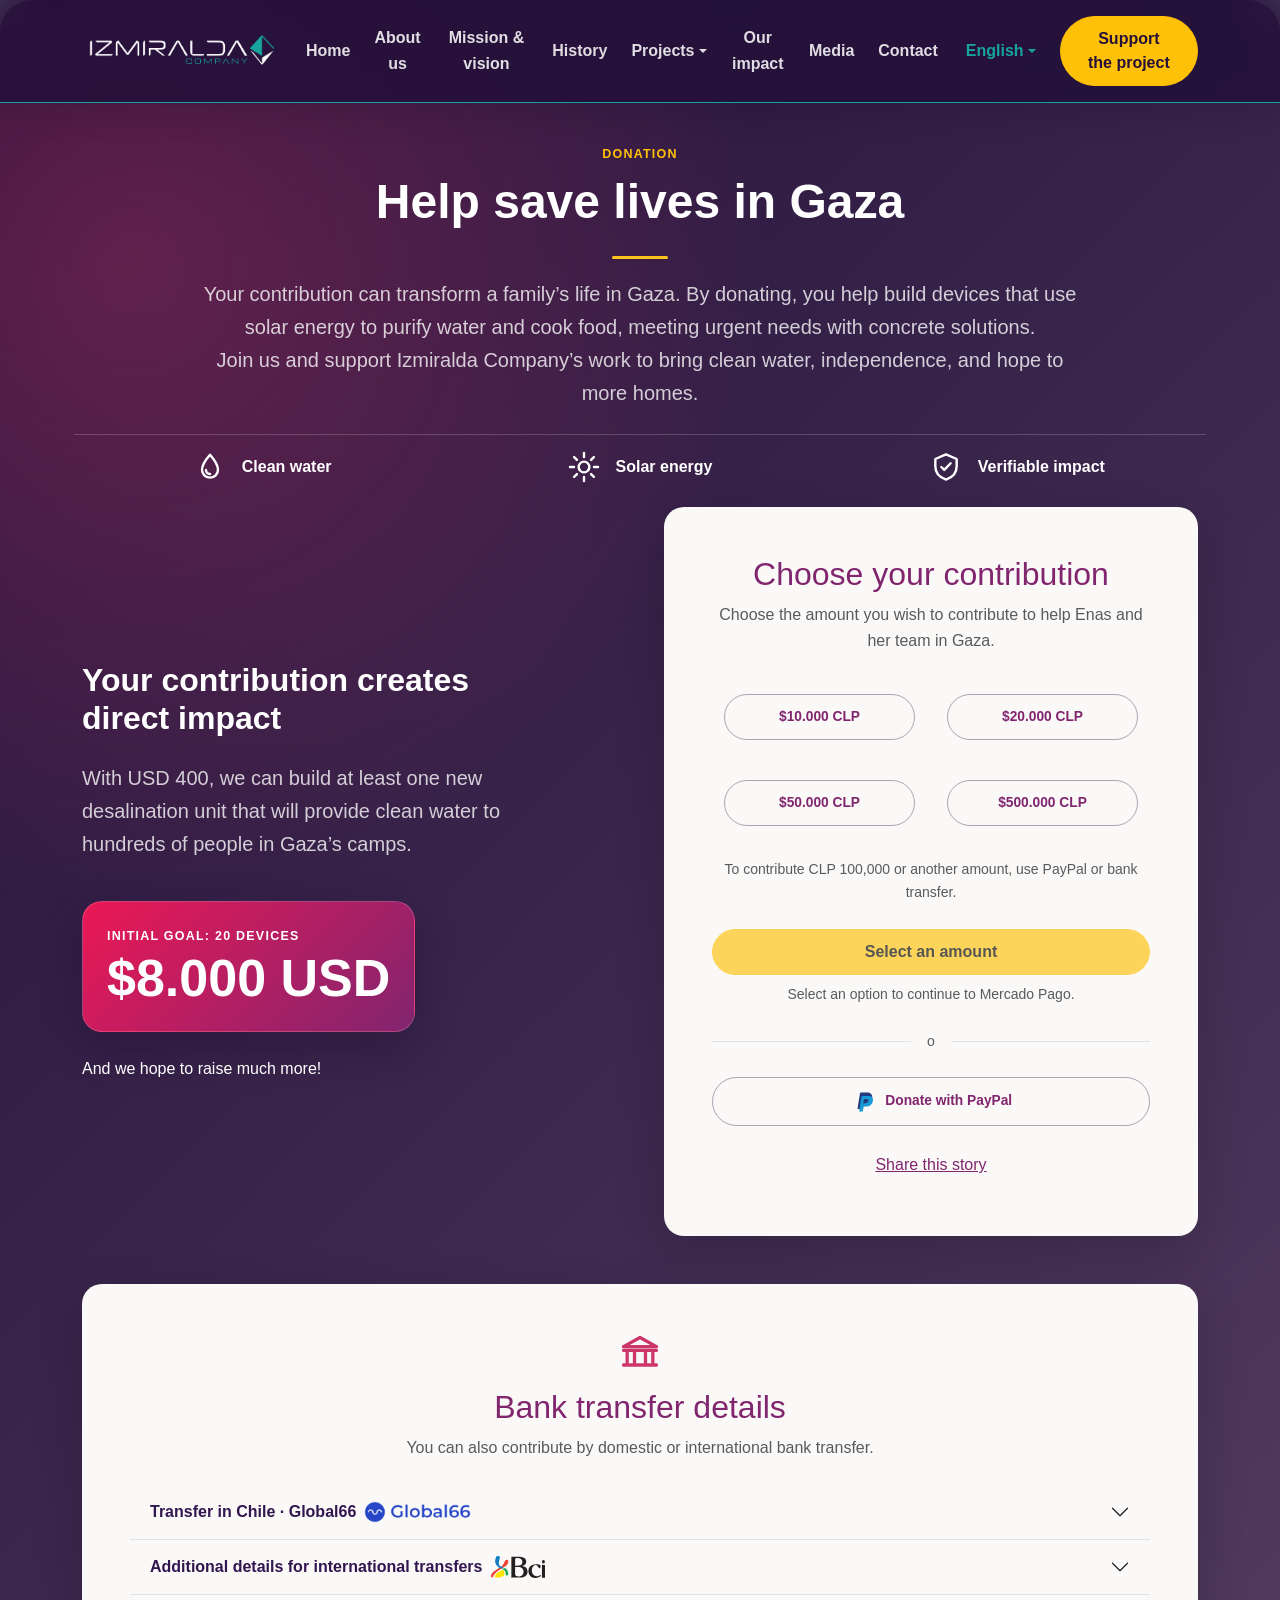
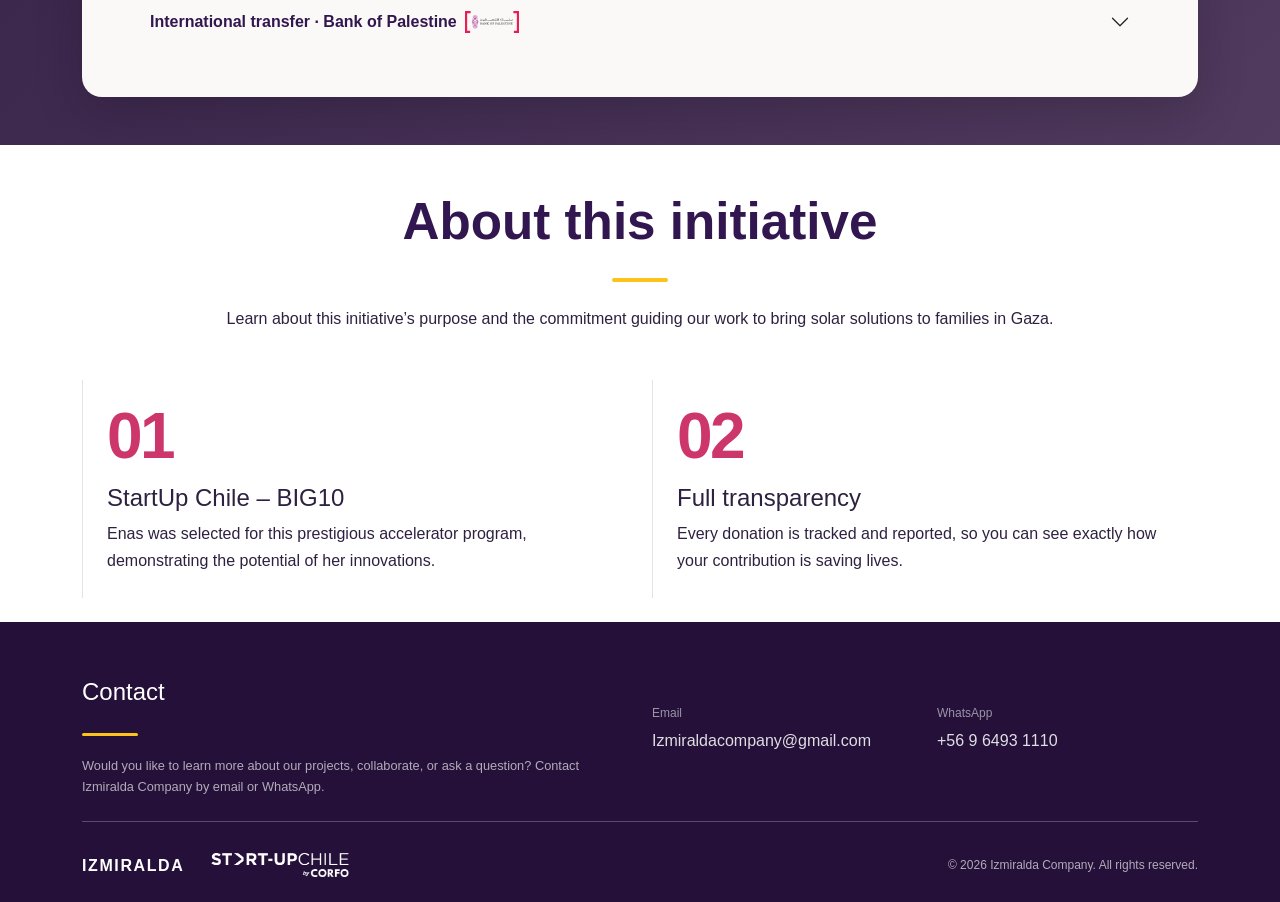
<file: donaciones.html>
<!doctype html>
<html lang="es">
<head>
  <meta charset="utf-8">
  <meta name="viewport" content="width=device-width, initial-scale=1">
  <title>Izmiralda Company | Tecnología solar para Gaza</title>
  <meta name="description" content="Conoce la historia de Enas Alghoul y apoya soluciones solares que brindan agua potable y energía a familias en Gaza.">
  <meta name="keywords" content="Gaza, Enas Alghoul, Izmiralda, agua potable, energía solar, desalinización, donación">
  <meta name="author" content="Diseño y desarrollo de AO Diseño - https://alexanderosses.cl">
  <meta name="robots" content="index, follow">
  <meta name="theme-color" content="#32164f">
  <link rel="canonical" href="https://izmiraldacompany.com/">
  <link rel="icon" type="image/png" href="favicon.png">

  <meta property="og:locale" content="es_CL">
  <meta property="og:type" content="website">
  <meta property="og:title" content="Izmiralda | Tecnología solar para Gaza">
  <meta property="og:description" content="La historia de Enas Alghoul y las innovaciones solares que están transformando vidas en Gaza.">
  <meta property="og:url" content="https://izmiraldacompany.com/">
  <meta property="og:image" content="https://izmiraldacompany.com/assets/images/enas-hero.png">

  <link rel="preconnect" href="https://cdn.jsdelivr.net" crossorigin>
  <link href="https://cdn.jsdelivr.net/npm/bootstrap@5.3.8/dist/css/bootstrap.min.css" rel="stylesheet" integrity="sha384-sRIl4kxILFvY47J16cr9ZwB07vP4J8+LH7qKQnuqkuIAvNWLzeN8tE5YBujZqJLB" crossorigin="anonymous">
  <link rel="stylesheet" href="assets/css/style.css?v=bootstrap-20260911">
  <link rel="stylesheet" href="assets/css/menu.css?v=mobile-center-20260912">
  <link rel="stylesheet" href="assets/css/footer.css?v=bootstrap-20260911">
  <link rel="stylesheet" href="assets/css/section-titles.css?v=1">
  <link rel="stylesheet" href="assets/css/interaction.css?v=1">
  <link rel="stylesheet" href="assets/css/i18n.css?v=2">

  <script type="text/javascript">
    (function(c,l,a,r,i,t,y){
        c[a]=c[a]||function(){(c[a].q=c[a].q||[]).push(arguments)};
        t=l.createElement(r);t.async=1;t.src="https://www.clarity.ms/tag/"+i;
        y=l.getElementsByTagName(r)[0];y.parentNode.insertBefore(t,y);
    })(window, document, "clarity", "script", "yvcnhrhemc");
  </script>
</head>

<body tabindex="0">
  <a class="visually-hidden-focusable skip-link" href="#contenido">Saltar al contenido principal</a>

  <header class="fixed-top" data-company-menu></header>
  <script src="assets/js/menu.js?v=anchors-20260912"></script>

  <main id="contenido">
    <section id="donar" class="donation-section position-relative overflow-hidden text-white" aria-labelledby="donation-title">
      <div class="container py-5">
        <div class="donation-heading text-center mx-auto pt-5">
          <p class="eyebrow text-warning mb-2 mt-5">Donación</p>
          <h2 id="donation-title" class="display-5 fw-semibold mb-3">Ayuda a salvar vidas en Gaza</h2>
<div class="lh-1 mb-3"><span class="title-rule mt-0" aria-hidden="true"></span></div>
          <p class="lead text-white-75 mb-0">Tu aporte puede transformar la vida de una familia en Gaza. Al donar, ayudas a construir dispositivos que aprovechan la energía del sol para purificar agua y cocinar alimentos, respondiendo a necesidades urgentes con soluciones concretas. <br>
        <b class="text-white-100 mb-0">Súmate y apoya el trabajo de Izmiralda Company para llevar agua limpia, autonomía y esperanza a más hogares.</b></p>
        </div>
        <div class="row row-cols-1 row-cols-md-3 g-3 text-center my-2 donation-assurances">
          <div class="col d-flex align-items-center justify-content-center gap-3 p-3"><svg class="assurance-icon icon-svg" aria-hidden="true" viewBox="0 0 24 24"><path d="M12 2.75s-6 6.9-6 11.25a6 6 0 0 0 12 0c0-4.35-6-11.25-6-11.25Z"/><path d="M9 14.25a3 3 0 0 0 3 3"/></svg><span>Agua limpia</span></div>
          <div class="col d-flex align-items-center justify-content-center gap-3 p-3"><svg class="assurance-icon icon-svg" aria-hidden="true" viewBox="0 0 24 24"><circle cx="12" cy="12" r="4"/><path d="M12 1.5v3M12 19.5v3M1.5 12h3M19.5 12h3M4.6 4.6l2.1 2.1M17.3 17.3l2.1 2.1M19.4 4.6l-2.1 2.1M6.7 17.3l-2.1 2.1"/></svg><span>Energía solar</span></div>
          <div class="col d-flex align-items-center justify-content-center gap-3 p-3"><svg class="assurance-icon icon-svg" aria-hidden="true" viewBox="0 0 24 24"><path d="M12 2.5 20 6v5.5c0 5-3.4 8.5-8 10-4.6-1.5-8-5-8-10V6l8-3.5Z"/><path d="m8.5 12 2.2 2.2 4.8-5"/></svg><span>Impacto verificable</span></div>
        </div>

        <div class="row gx-3 gx-lg-5 gy-5 align-items-center">
          <div class="col-lg-5">
            <h3 class="h2 fw-semibold mb-4">Tu aporte genera impacto directo</h3>
            <p class="lead text-white-75">Con $400 USD podemos fabricar al menos un nuevo mesón desalinizador que proporcionará agua limpia a cientos de personas en los campamentos de Gaza.</p>
            <div class="goal-panel d-inline-flex flex-column py-4 px-4 my-4">
              <span class="eyebrow d-block mb-1">Meta inicial 20 dispositivos</span>
              <strong>$8.000 USD</strong>
            </div>
            <p class="mb-0">¡Aunque esperamos recaudar mucho más!</p>
          </div>
          <div class="col-lg-6 offset-lg-1">
            <div class="card donation-card border-0 shadow-lg">
              <div class="card-body p-4 p-md-5">
                <h3 class="h2 text-plum text-center mb-2">Selecciona tu aporte</h3>
                <p class="text-muted text-center mb-4">Elige el monto con el que deseas contribuir para ayudar a Enas y su equipo en Gaza.</p>
                <form id="donationForm" novalidate>
                  <fieldset>
                    <legend class="visually-hidden">Monto de donación</legend>
                    <div class="row row-cols-2 g-2 mb-3">
                      <div class="col d-flex align-items-center justify-content-center gap-3 p-3"><input class="btn-check" type="radio" name="donationAmount" id="amount10" value="https://mpago.la/2JH3ap4"><label class="btn btn-outline-plum w-100 rounded-pill d-inline-flex align-items-center justify-content-center gap-2" for="amount10">$10.000 CLP</label></div>
                      <div class="col d-flex align-items-center justify-content-center gap-3 p-3"><input class="btn-check" type="radio" name="donationAmount" id="amount20" value="https://mpago.la/1RgK5uG"><label class="btn btn-outline-plum w-100 rounded-pill d-inline-flex align-items-center justify-content-center gap-2" for="amount20">$20.000 CLP</label></div>
                      <div class="col d-flex align-items-center justify-content-center gap-3 p-3"><input class="btn-check" type="radio" name="donationAmount" id="amount50" value="https://mpago.la/1EVf2qd"><label class="btn btn-outline-plum w-100 rounded-pill d-inline-flex align-items-center justify-content-center gap-2" for="amount50">$50.000 CLP</label></div>
                      <div class="col d-flex align-items-center justify-content-center gap-3 p-3"><input class="btn-check" type="radio" name="donationAmount" id="amount500" value="https://mpago.la/2VXcgNa"><label class="btn btn-outline-plum w-100 rounded-pill d-inline-flex align-items-center justify-content-center gap-2" for="amount500">$500.000 CLP</label></div>
                    </div>
                    <p class="small text-muted text-center mb-4">Para aportar $100.000 CLP o un monto diferente, utiliza PayPal o transferencia bancaria.</p>
                  </fieldset>
                  <a id="donateButton" class="btn btn-warning btn-lg w-100 rounded-pill fw-bold disabled d-inline-flex align-items-center justify-content-center gap-2" href="#" target="_blank" rel="noopener noreferrer" role="button" aria-disabled="true" tabindex="-1">Selecciona un monto</a>
                  <p id="donationHelp" class="small text-center text-muted mt-2 mb-0" aria-live="polite">Selecciona una alternativa para continuar a Mercado Pago.</p>
                </form>
                <div class="d-flex align-items-center gap-3 my-4" aria-hidden="true"><span class="flex-grow-1 border-top"></span><span class="small text-muted">o</span><span class="flex-grow-1 border-top"></span></div>
                <a class="btn btn-outline-plum btn-lg w-100 rounded-pill d-flex align-items-center justify-content-center gap-2 d-inline-flex" href="https://www.paypal.com/donate?business=izmiraldacompany%40gmail.com&amp;no_recurring=0&amp;currency_code=USD" target="_blank" rel="noopener noreferrer">
                  <svg class="paypal-logo flex-shrink-0" aria-hidden="true" viewBox="0 0 32 32">
                    <path fill="#253B80" d="M12.2 5.1h7.2c4.4 0 7.1 2.4 6.4 6.3-.8 4.8-4.1 7.1-8.8 7.1h-2.1c-.6 0-1 .4-1.1 1l-.8 4.8H8.7L11.6 6c.1-.5.3-.9.6-.9Z"/>
                    <path fill="#179BD7" d="M15.2 9.2h6c4.1 0 6.1 2.1 5.4 5.8-.7 4.3-3.8 6.4-8 6.4h-1.8c-.6 0-1 .4-1.1 1l-.8 4.8h-4.2l2.7-17c.1-.6.7-1 1.8-1Zm1 3.5-.8 5.2h1.5c2.5 0 4.2-.9 4.6-3 .3-1.5-.8-2.2-2.8-2.2h-2.5Z"/>
                  </svg>
                  <span>Donar con <strong>PayPal</strong></span>
                </a>
                <button id="shareStory" class="btn btn-link link-plum w-100 mt-3 d-inline-flex align-items-center justify-content-center gap-2" type="button">Compartir historia</button>
              </div>
            </div>
          </div>
        </div>

        <div class="card transfer-card overflow-hidden border-0 shadow-lg mt-5">
          <div class="card-body p-4 p-lg-5">
            <div class="text-center mb-4">
              <svg class="transfer-title-icon icon-svg" aria-hidden="true" viewBox="0 0 24 24"><path d="M3 10h18M5 10v8M9 10v8M15 10v8M19 10v8M3 18h18M12 3l9 5H3l9-5Z"/></svg>
              <h3 class="h2 text-plum mb-2">Datos para transferencia bancaria</h3>
              <p class="text-muted mb-0">También puedes aportar mediante transferencia nacional o internacional.</p>
            </div>
            <div class="accordion accordion-flush" id="bankTransferAccordion">
              <div class="accordion-item">
                <h4 class="accordion-header"><button class="accordion-button collapsed" type="button" data-bs-toggle="collapse" data-bs-target="#transferChile" aria-expanded="true" aria-controls="transferChile">Transferencia en Chile · Global66 <img class="ms-2 object-fit-contain" src="assets/images/logo-global66.png" alt="" height="22" aria-hidden="true"></button></h4>
                <div id="transferChile" class="accordion-collapse collapse" data-bs-parent="#bankTransferAccordion">
                  <div class="accordion-body">
                    <dl class="bank-details row row-cols-1 row-cols-md-2 g-3 mb-3">
                      <div class="col d-flex align-items-center justify-content-center gap-3 p-3"><div class="bank-detail h-100 p-3 rounded-3"><dt>Titular</dt><dd>Enas R S Alghoul</dd></div></div>
                      <div class="col d-flex align-items-center justify-content-center gap-3 p-3"><div class="bank-detail h-100 p-3 rounded-3"><dt>RUT</dt><dd>290110785</dd></div></div>
                      <div class="col d-flex align-items-center justify-content-center gap-3 p-3"><div class="bank-detail h-100 p-3 rounded-3"><dt>Banco</dt><dd>Global66</dd></div></div>
                      <div class="col d-flex align-items-center justify-content-center gap-3 p-3"><div class="bank-detail h-100 p-3 rounded-3"><dt>Tipo de cuenta</dt><dd>Cuenta Vista</dd></div></div>
                      <div class="col d-flex align-items-center justify-content-center gap-3 p-3"><div class="bank-detail h-100 p-3 rounded-3"><dt>N.º de cuenta</dt><dd>13561258</dd></div></div>
                      <div class="col d-flex align-items-center justify-content-center gap-3 p-3"><div class="bank-detail h-100 p-3 rounded-3"><dt>Cuenta en pesos</dt><dd>32870574</dd></div></div>
                      <div class="col d-flex align-items-center justify-content-center gap-3 p-3"><div class="bank-detail h-100 p-3 rounded-3"><dt>Cuenta en dólares</dt><dd>19878818</dd></div></div>
                      <div class="col d-flex align-items-center justify-content-center gap-3 p-3"><div class="bank-detail h-100 p-3 rounded-3"><dt>Cuenta en euros</dt><dd>19879792</dd></div></div>
                    </dl>
                    <div class="d-flex flex-wrap align-items-stretch gap-3">
                      <button class="btn btn-outline-plum btn-sm rounded-pill copy-bank-data d-inline-flex align-items-center justify-content-center gap-2" type="button" data-copy="Titular: Enas R S Alghoul\nRUT: 290110785\nBanco: Global66\nTipo de cuenta: Cuenta Vista\nN.º de cuenta: 13561258\nCuenta en pesos: 32870574\nCuenta en dólares: 19878818\nCuenta en euros: 19879792">Copiar datos</button>
                      <a class="btn btn-light border rounded-pill px-3 py-2 d-inline-flex align-items-center justify-content-center gap-2" href="https://www.global66.com/cl/" target="_blank" rel="noopener noreferrer" aria-label="Visitar el sitio oficial de Global66">
                        <img src="assets/images/logo-global66.png" alt="Global66" height="16">
                      </a>
                    </div>
                  </div>
                </div>
              </div>
              <div class="accordion-item">
                <h4 class="accordion-header"><button class="accordion-button collapsed" type="button" data-bs-toggle="collapse" data-bs-target="#transferForeign" aria-expanded="false" aria-controls="transferForeign">Datos adicionales para transferencias extranjeras <img class="ms-2 object-fit-contain" src="assets/images/logo-bci.svg" alt="" height="22" aria-hidden="true"></button></h4>
                <div id="transferForeign" class="accordion-collapse collapse" data-bs-parent="#bankTransferAccordion">
                  <div class="accordion-body">
                    <p class="small text-muted">Incluye el número de la cuenta en dólares o euros según corresponda.</p>
                    <dl class="bank-details row row-cols-1 row-cols-md-2 g-3 mb-3">
                      <div class="col d-flex align-items-center justify-content-center gap-3 p-3"><div class="bank-detail h-100 p-3 rounded-3"><dt>Banco pagador</dt><dd>Banco de Crédito e Inversiones</dd></div></div>
                      <div class="col d-flex align-items-center justify-content-center gap-3 p-3"><div class="bank-detail h-100 p-3 rounded-3"><dt>SWIFT</dt><dd>CREDCLRM</dd></div></div>
                      <div class="col d-flex align-items-center justify-content-center gap-3 p-3"><div class="bank-detail h-100 p-3 rounded-3"><dt>Beneficiario</dt><dd>ENAS RS ALGHOUL</dd></div></div>
                      <div class="col d-flex align-items-center justify-content-center gap-3 p-3"><div class="bank-detail h-100 p-3 rounded-3"><dt>Dirección</dt><dd>El Golf 125, Las Condes</dd></div></div>
                    </dl>
                    <div class="d-flex flex-wrap align-items-stretch gap-3">
                      <button class="btn btn-outline-plum btn-sm rounded-pill copy-bank-data d-inline-flex align-items-center justify-content-center gap-2" type="button" data-copy="Banco pagador: Banco de Crédito e Inversiones\nSWIFT: CREDCLRM\nBeneficiario: ENAS RS ALGHOUL\nDirección: El Golf 125, Las Condes">Copiar datos</button>
                      <a class="btn btn-light border rounded-pill px-3 py-2 d-inline-flex align-items-center justify-content-center gap-2" href="https://www.bci.cl/personas" target="_blank" rel="noopener noreferrer" aria-label="Visitar el sitio oficial de Bci">
                        <img src="assets/images/logo-bci.svg" alt="Bci" height="16">
                      </a>
                    </div>
                  </div>
                </div>
              </div>
              <div class="accordion-item">
                <h4 class="accordion-header"><button class="accordion-button collapsed" type="button" data-bs-toggle="collapse" data-bs-target="#transferPalestine" aria-expanded="false" aria-controls="transferPalestine">Transferencia internacional · Bank of Palestine <img class="ms-2 object-fit-contain" src="assets/images/logo-bank-of-palestine-horizontal.svg" alt="" height="22" aria-hidden="true"></button></h4>
                <div id="transferPalestine" class="accordion-collapse collapse" data-bs-parent="#bankTransferAccordion">
                  <div class="accordion-body">
                    <dl class="bank-details row row-cols-1 row-cols-md-2 g-3 mb-3">
                      <div class="col d-flex align-items-center justify-content-center gap-3 p-3"><div class="bank-detail h-100 p-3 rounded-3"><dt>Account Holder Name</dt><dd>Enas Alghoul</dd></div></div>
                      <div class="col d-flex align-items-center justify-content-center gap-3 p-3"><div class="bank-detail h-100 p-3 rounded-3"><dt>Bank Name</dt><dd>Bank of Palestine</dd></div></div>
                      <div class="col d-flex align-items-center justify-content-center gap-3 p-3"><div class="bank-detail h-100 p-3 rounded-3"><dt>Branch Name</dt><dd>Khan Younis Branch</dd></div></div>
                      <div class="col d-flex align-items-center justify-content-center gap-3 p-3"><div class="bank-detail h-100 p-3 rounded-3"><dt>City</dt><dd>Khan Younis, Palestine</dd></div></div>
                      <div class="col d-flex align-items-center justify-content-center gap-3 p-3"><div class="bank-detail h-100 p-3 rounded-3"><dt>Branch Address</dt><dd>Khan Younis, Jallal Street</dd></div></div>
                      <div class="col d-flex align-items-center justify-content-center gap-3 p-3"><div class="bank-detail h-100 p-3 rounded-3"><dt>SWIFT/BIC</dt><dd>PALSPS22</dd></div></div>
                      <div class="col d-flex align-items-center justify-content-center gap-3 p-3"><div class="bank-detail h-100 p-3 rounded-3"><dt>USD Account / IBAN</dt><dd>PS91PALS045210725830013100000</dd></div></div>
                      <div class="col d-flex align-items-center justify-content-center gap-3 p-3"><div class="bank-detail h-100 p-3 rounded-3"><dt>EUR Account / IBAN</dt><dd>PS96PALS045210725830333100000</dd></div></div>
                    </dl>
                    <div class="d-flex flex-wrap align-items-stretch gap-3">
                      <button class="btn btn-outline-plum btn-sm rounded-pill copy-bank-data d-inline-flex align-items-center justify-content-center gap-2" type="button" data-copy="Account Holder Name: Enas Alghoul\nBank Name: Bank of Palestine\nBranch Name: Khan Younis Branch\nCity: Khan Younis, Palestine\nBranch Address: Khan Younis, Jallal Street\nSWIFT/BIC: PALSPS22\nUSD Account / IBAN: PS91PALS045210725830013100000\nEUR Account / IBAN: PS96PALS045210725830333100000">Copiar datos</button>
                      <a class="btn btn-light border rounded-pill px-3 py-2 d-inline-flex align-items-center justify-content-center gap-2" href="https://www.bankofpalestine.com/en/personal" target="_blank" rel="noopener noreferrer" aria-label="Visitar el sitio oficial de Bank of Palestine">
                        <img src="assets/images/logo-bank-of-palestine-horizontal.svg" alt="Bank of Palestine" height="16">
                      </a>
                    </div>
                  </div>
                </div>
              </div>
            </div>
          </div>
        </div>
      </div>
    </section>

    <section class="py-5 bg-white" aria-labelledby="about-title">
      <div class="container">
        <div class="text-center mb-5">
          <h2 id="about-title" class="section-heading mx-auto">Sobre esta iniciativa</h2>
          <span class="title-rule" aria-hidden="true"></span>
          <div class="row justify-content-center mt-3"><div class="col-12 col-lg-9"><p class="mb-0">Conoce el propósito de esta iniciativa y el compromiso que guía nuestro trabajo para acercar soluciones solares a las familias de Gaza.</p></div></div>
        </div>
        <div class="row row-cols-1 row-cols-lg-2 g-4">
          <!--article class="col"><div class="trust-card position-relative p-4 h-100"><span class="trust-number d-block mb-3">01</span><h3 class="h4">Organización social en Chile</h3><p class="mb-0">Primera iniciativa para ZaKÜ – Iteración del proceso: Creación de confianza – Donación – Trazabilidad.</p></div></!--article-->
          <article class="col"><div class="trust-card position-relative p-4 h-100"><span class="trust-number d-block mb-3">01</span><h3 class="h4">StartUp Chile – BIG10</h3><p class="mb-0">Enas fue seleccionada para este prestigioso programa de aceleración, demostrando el potencial de sus innovaciones.</p></div></article>
          <article class="col"><div class="trust-card position-relative p-4 h-100"><span class="trust-number d-block mb-3">02</span><h3 class="h4">Transparencia total</h3><p class="mb-0">Cada donación es trazada y reportada. Conoce exactamente cómo tu contribución está salvando vidas.</p></div></article>
        </div>
      </div>
    </section>
  </main>

  <footer class="site-footer text-white" data-company-footer></footer>
  <script src="assets/js/footer.js?v=titulos-20260911"></script>
  <script src="assets/js/i18n.js?v=2"></script>

  <div class="modal fade" id="galleryModal" tabindex="-1" aria-labelledby="galleryModalTitle" aria-hidden="true">
    <div class="modal-dialog modal-dialog-centered modal-xl">
      <div class="modal-content bg-dark border-0">
        <div class="modal-header border-0">
          <h2 id="galleryModalTitle" class="modal-title fs-5 text-white">El trabajo en Gaza</h2>
          <button type="button" class="btn-close btn-close-white" data-bs-dismiss="modal" aria-label="Cerrar"></button>
        </div>
        <div class="modal-body pt-0 text-center">
          <img id="galleryModalImage" class="img-fluid modal-gallery-image" src="assets/images/enas-hero.png" alt="">
          <p id="galleryModalCaption" class="text-white-50 mt-3 mb-0"></p>
        </div>
      </div>
    </div>
  </div>

  <script src="https://cdn.jsdelivr.net/npm/bootstrap@5.3.8/dist/js/bootstrap.bundle.min.js" integrity="sha384-FKyoEForCGlyvwx9Hj09JcYn3nv7wiPVlz7YYwJrWVcXK/BmnVDxM+D2scQbITxI" crossorigin="anonymous"></script>
  <script src="assets/js/izmiralda-interacciones.js?v=fusion-20260912"></script>
</body>
</html>
</file>
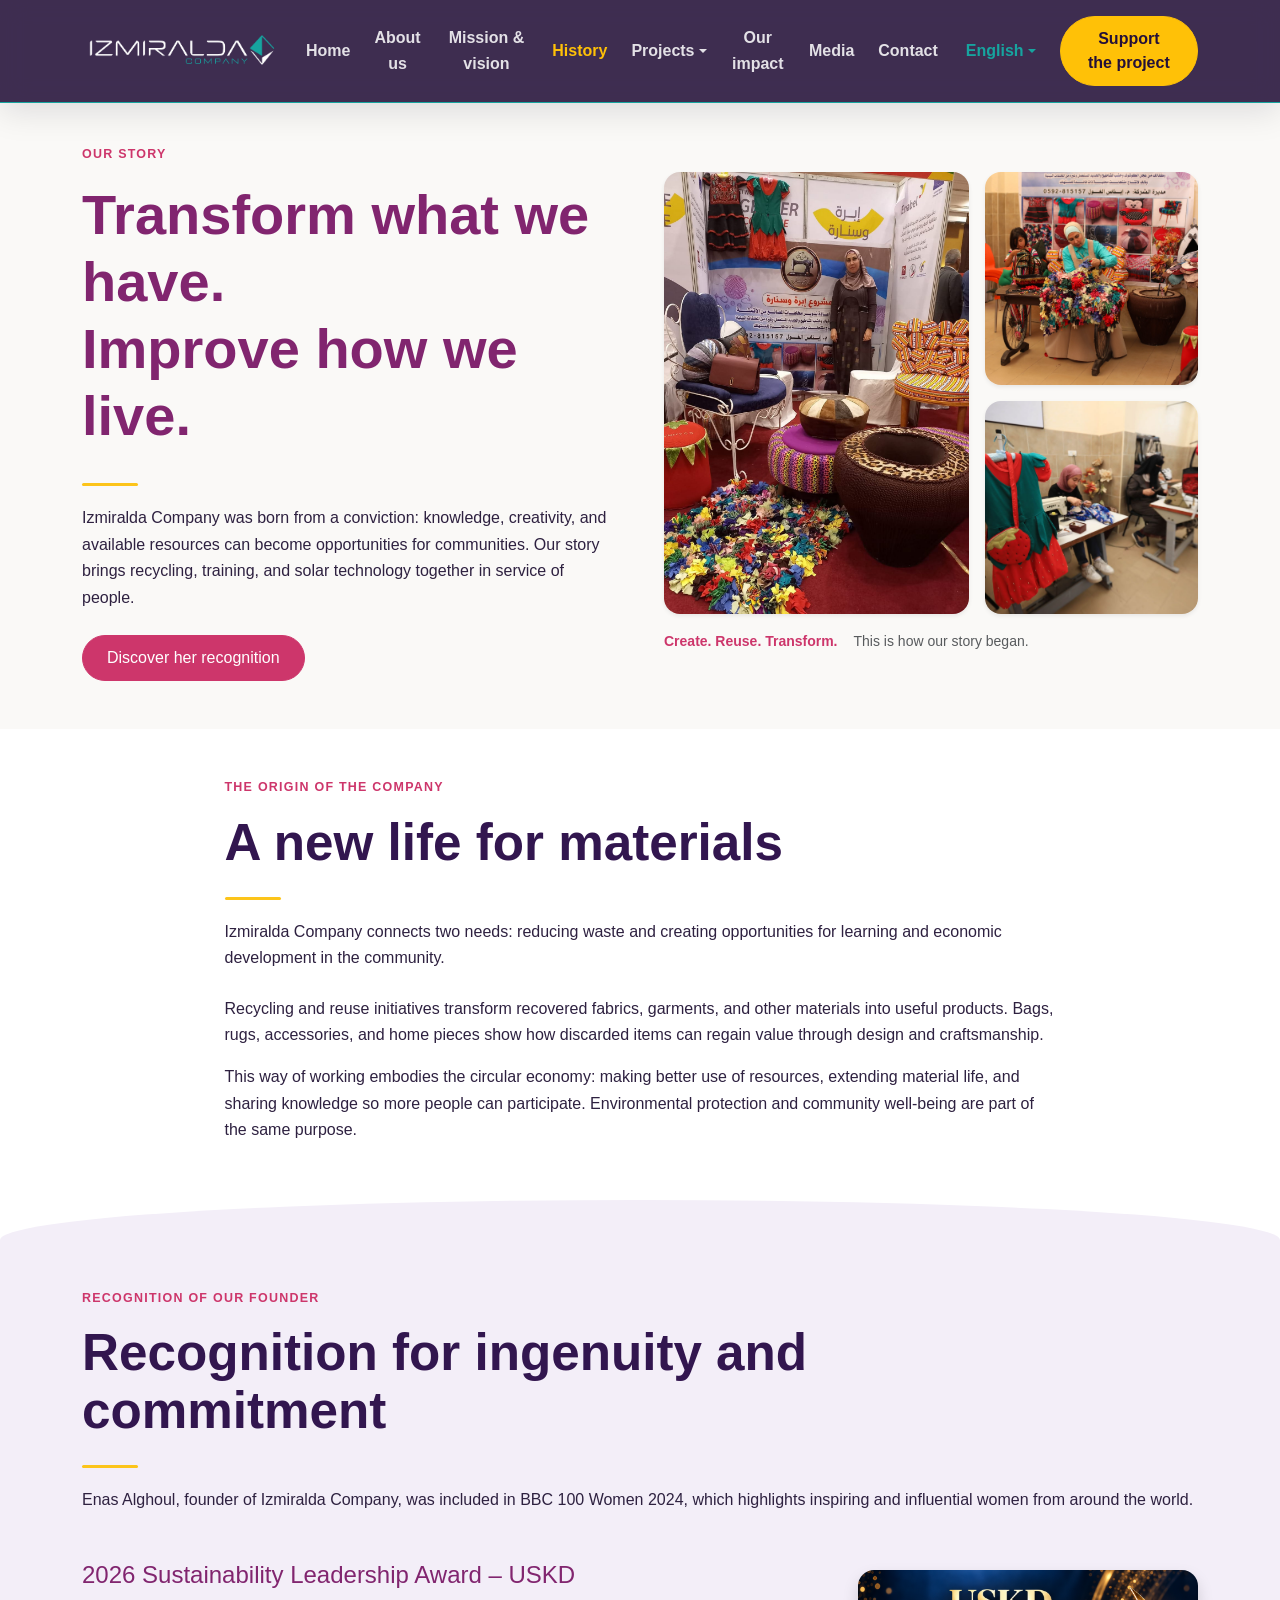
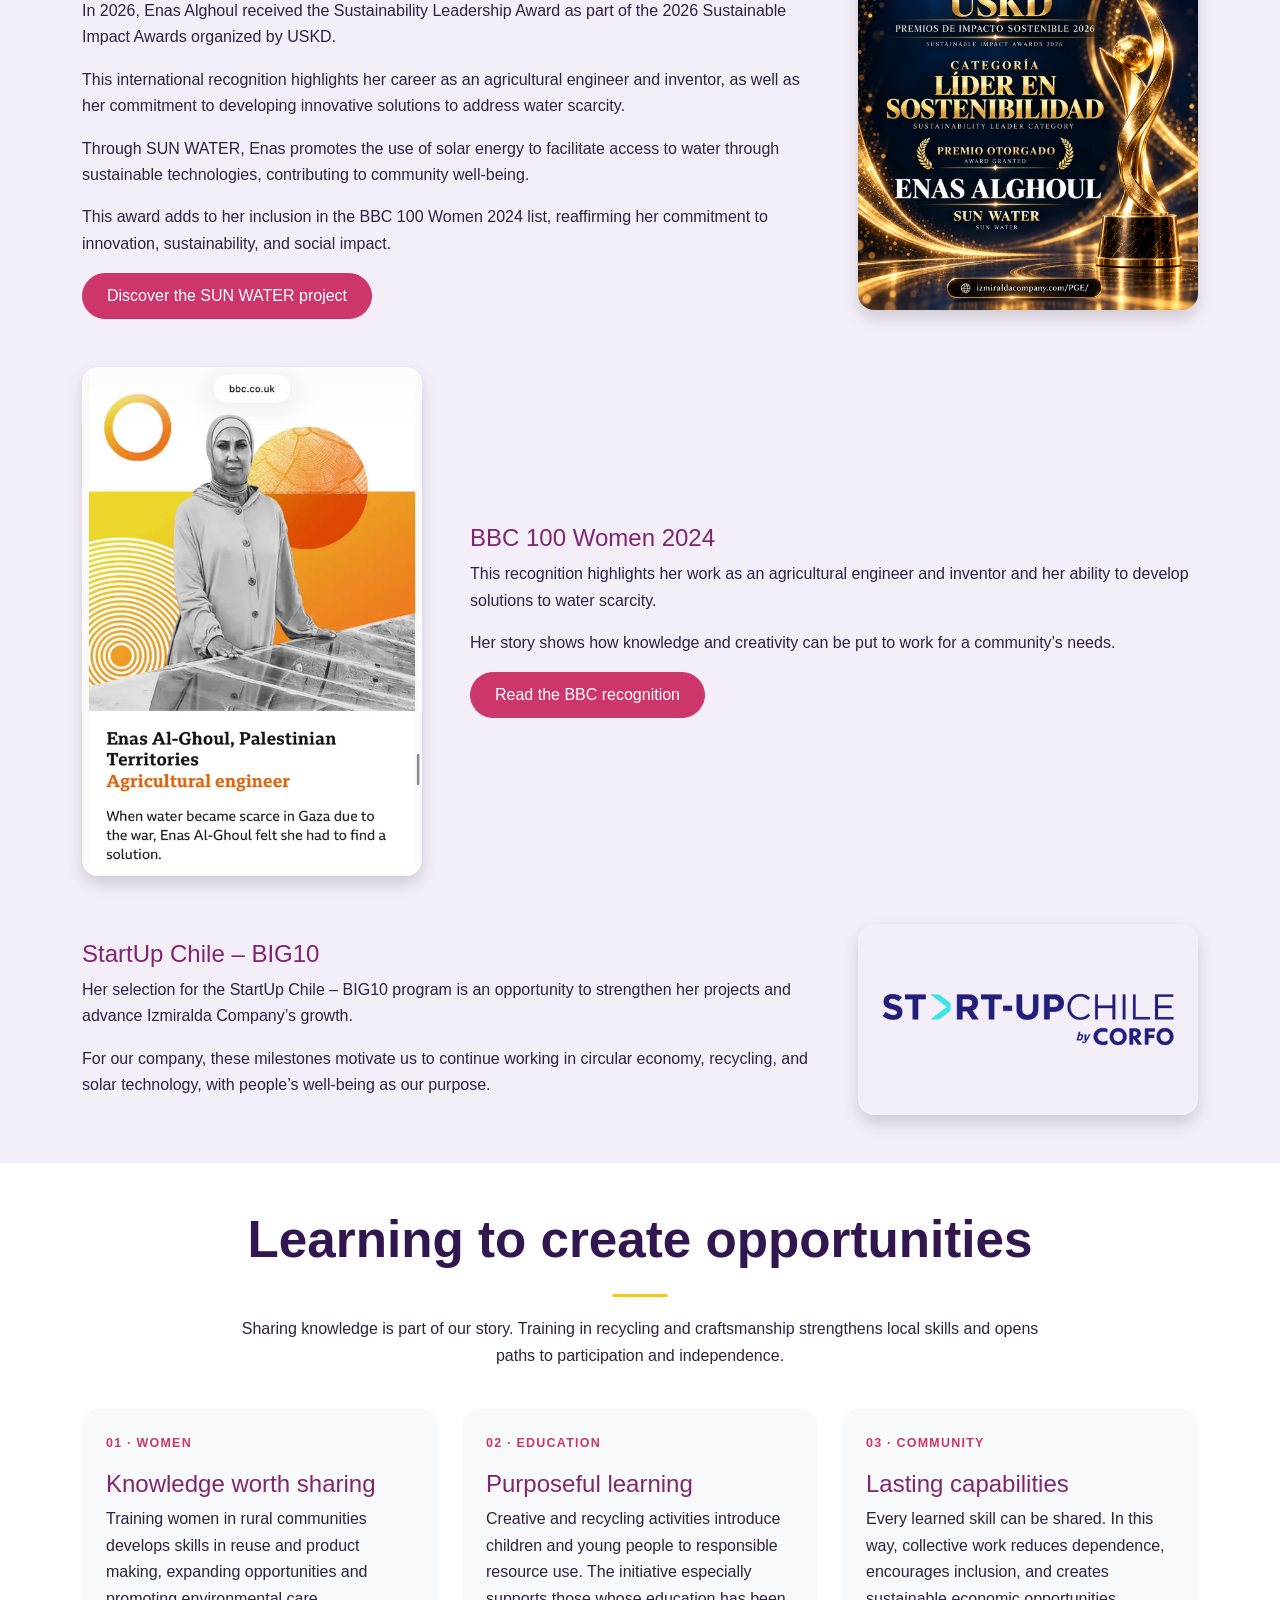
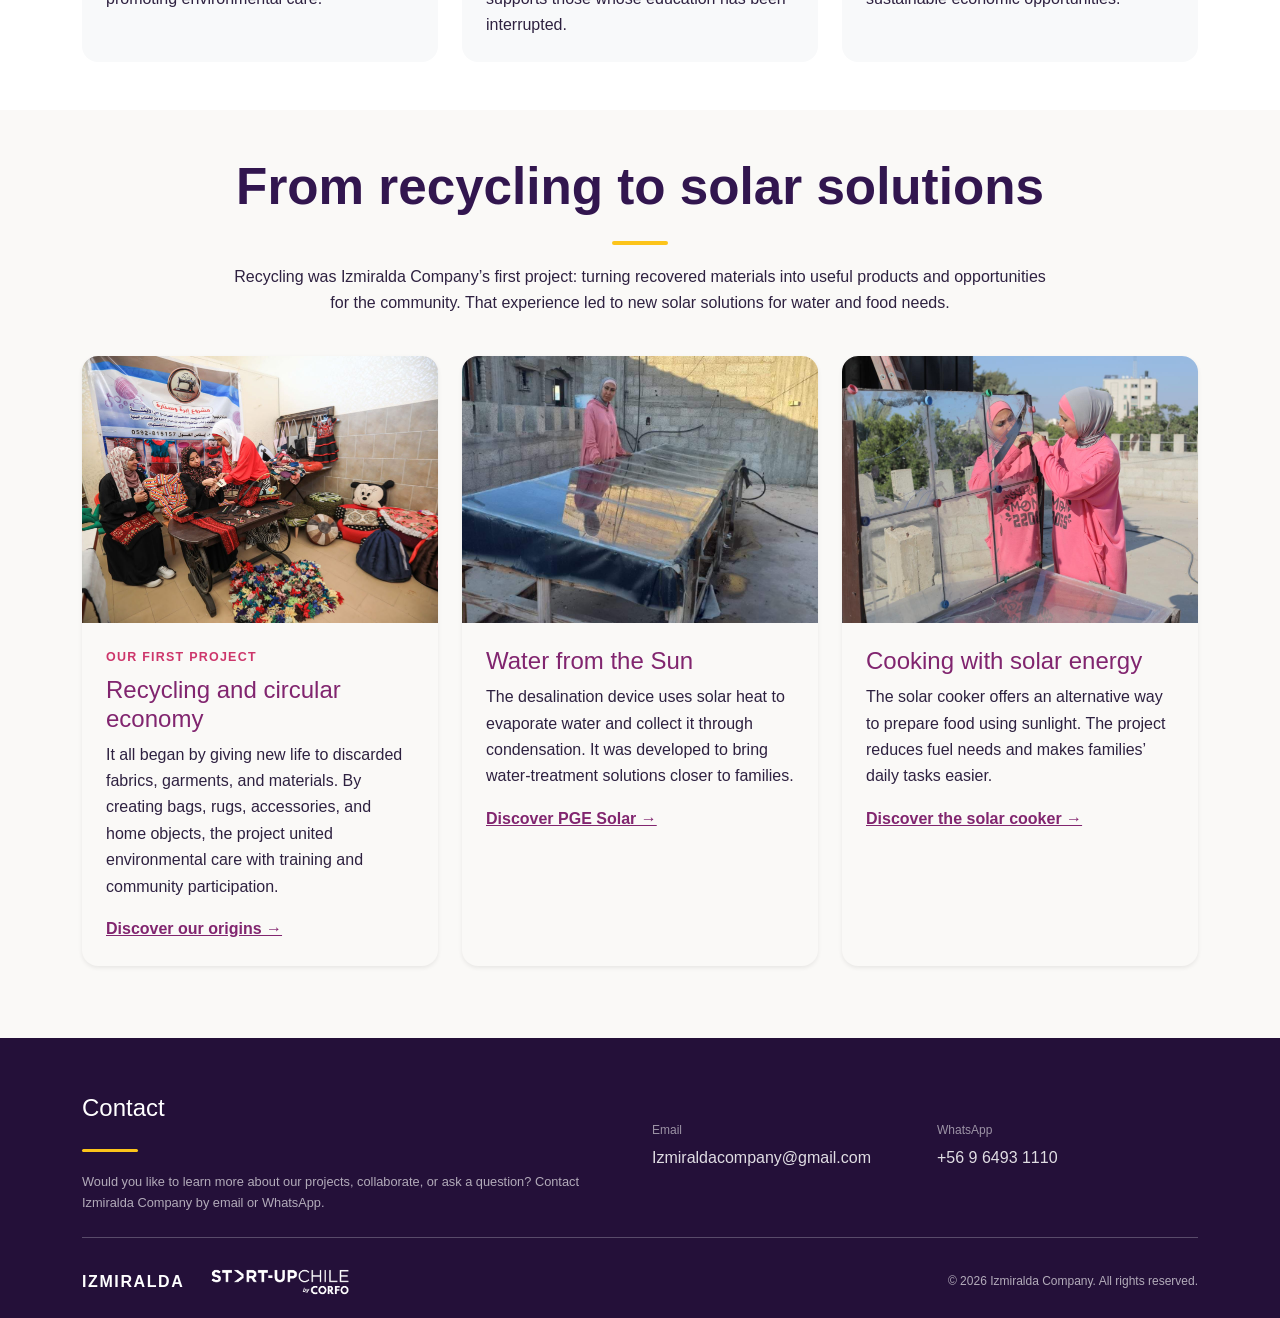
<file: historia.html>
<!doctype html>
<html lang="es">

<head>
  <meta charset="utf-8">
  <meta name="viewport" content="width=device-width, initial-scale=1">
  <title>Nuestra historia | Izmiralda Company</title>
  <meta name="description"
    content="La historia de Izmiralda Company y Enas Alghoul: economía circular, reciclaje, formación comunitaria y soluciones solares.">
  <meta name="keywords" content="Enas Alghoul, Izmiralda, agua potable, energía solar, desalinización, donación">
  <meta name="author" content="Diseño y desarrollo de AO Diseño - https://alexanderosses.cl">
  <meta name="robots" content="index, follow">
  <meta name="theme-color" content="#32164f">
  <link rel="canonical" href="https://izmiraldacompany.com/historia.html">
  <link rel="icon" type="image/png" href="favicon.png">

  <meta property="og:locale" content="es_CL">
  <meta property="og:type" content="website">
  <meta property="og:title" content="Nuestra historia | Izmiralda Company">
  <meta property="og:description"
    content="La historia de Enas Alghoul y las innovaciones solares que están transformando vidas.">
  <meta property="og:url" content="https://izmiraldacompany.com/historia.html">
  <meta property="og:image" content="https://izmiraldacompany.com/assets/images/enas-hero.png">

  <link rel="preconnect" href="https://cdn.jsdelivr.net" crossorigin>
  <link href="https://cdn.jsdelivr.net/npm/bootstrap@5.3.8/dist/css/bootstrap.min.css" rel="stylesheet"
    integrity="sha384-sRIl4kxILFvY47J16cr9ZwB07vP4J8+LH7qKQnuqkuIAvNWLzeN8tE5YBujZqJLB" crossorigin="anonymous">
  <link rel="stylesheet" href="assets/css/style.css?v=encuadre-20260911">
  <link rel="stylesheet" href="assets/css/menu.css?v=mobile-center-20260912">
  <link rel="stylesheet" href="assets/css/footer.css?v=bootstrap-20260911">
  <link rel="stylesheet" href="assets/css/section-titles.css?v=1">
  <link rel="stylesheet" href="assets/css/interaction.css?v=1">
  <link rel="stylesheet" href="assets/css/i18n.css?v=2">

  <script type="text/javascript">
    (function(c,l,a,r,i,t,y){
        c[a]=c[a]||function(){(c[a].q=c[a].q||[]).push(arguments)};
        t=l.createElement(r);t.async=1;t.src="https://www.clarity.ms/tag/"+i;
        y=l.getElementsByTagName(r)[0];y.parentNode.insertBefore(t,y);
    })(window, document, "clarity", "script", "yvcnhrhemc");
  </script>
</head>

<body>
  <a class="visually-hidden-focusable skip-link" href="#contenido">Saltar al contenido principal</a>
  <header class="fixed-top" data-company-menu></header>
  <script src="assets/js/menu.js?v=anchors-20260912"></script>
  <main id="contenido" class="pt-5">
    <section class="py-5 mt-5" aria-labelledby="historia-title">
      <div class="container">
        <div class="row align-items-center g-4 g-lg-5">
          <div class="col-12 col-lg-6">
            <p class="eyebrow text-raspberry mb-3">Nuestra historia</p>
            <h1 id="historia-title" class="display-4 fw-bold text-plum mb-4">Transformar lo que tenemos.<br>Mejorar cómo
              vivimos.</h1>
<div class="lh-1 mb-3"><span class="title-rule mt-0" aria-hidden="true"></span></div>
            <p class="mb-4">Izmiralda Company nace de una convicción: el conocimiento, la creatividad y los recursos
              disponibles pueden convertirse en oportunidades para las comunidades. Nuestra historia une el reciclaje,
              la formación y la tecnología solar al servicio de las personas.</p>
            <a href="#fundadora" class="btn btn-raspberry rounded-pill">Conoce sus reconocimientos</a>
          </div>
          <div class="col-12 col-lg-6">
            <figure class="mb-0" aria-label="El reciclaje y el trabajo artesanal de Izmiralda Company">
              <div class="row g-3 align-items-stretch">
                <div class="col-7">
                  <div class="ratio ratio-1x1 h-100 rounded-4 overflow-hidden shadow-sm">
                    <img src="assets/images/historia-exposicion.png" class="w-100 h-100 object-fit-cover" alt="Enas presenta muebles, alfombras y accesorios elaborados con materiales reutilizados" width="1200" height="1600">
                  </div>
                </div>
                <div class="col-5">
                  <div class="row g-3">
                    <div class="col-12"><div class="ratio ratio-1x1 rounded-4 overflow-hidden shadow-sm">
                      <img src="assets/images/historia-artesania.png" class="w-100 h-100 object-fit-cover" alt="Trabajo artesanal con retazos textiles de colores" width="1600" height="1066">
                    </div></div>
                    <div class="col-12"><div class="ratio ratio-1x1 rounded-4 overflow-hidden shadow-sm">
                      <img src="assets/images/historia-taller.png" class="w-100 h-100 object-fit-cover" alt="Confección de prendas en el taller comunitario" width="1600" height="1066">
                    </div></div>
                  </div>
                </div>
              </div>
              <figcaption class="d-flex align-items-center gap-3 mt-3 small text-muted"><span class="text-raspberry fw-semibold">Crear. Reutilizar. Transformar.</span><span>Así comenzó nuestra historia.</span></figcaption>
            </figure>
          </div>
        </div>
      </div>
    </section>
    <section id="origen" class="py-5 bg-white" aria-labelledby="origen-title">
      <div class="container">
        <div class="row justify-content-center">
          <div class="col-12 col-lg-9">
            <p class="eyebrow text-raspberry">El origen de la compañía</p>
            <h2 id="origen-title" class="section-heading mb-3">Una nueva vida para los materiales</h2>
<div class="lh-1 mb-3"><span class="title-rule mt-0" aria-hidden="true"></span></div>
            <p class="mb-4">El trabajo de Izmiralda Company conecta dos necesidades: reducir los residuos y abrir
              oportunidades de aprendizaje y desarrollo económico en la comunidad.</p>
            <p>Las iniciativas de reciclaje y reutilización transforman telas, prendas y otros materiales recuperados en
              productos útiles. Bolsos, alfombras, accesorios y piezas para el hogar muestran cómo aquello que se
              descarta puede recuperar valor gracias al diseño y al trabajo artesanal.</p>
            <p class="mb-xl-5">Esta manera de trabajar expresa la economía circular: aprovechar mejor los recursos,
              prolongar la vida de los materiales y compartir conocimientos para que más personas puedan participar. La
              protección del medio ambiente y el bienestar de las comunidades forman parte de un mismo propósito.</p>
          </div>
        </div>
      </div>
    </section>

<section id="fundadora" class="py-5 story-section position-relative"
  aria-labelledby="fundadora-title">

  <div class="container">

    <!-- Encabezado -->
    <div class="row">
      <div class="col-12">
        <p class="eyebrow text-raspberry">
          Reconocimientos de nuestra fundadora
        </p>

        <h2 id="fundadora-title" class="section-heading mb-3">
          Un reconocimiento al ingenio y al compromiso
        </h2>

        <div class="lh-1 mb-3">
          <span class="title-rule mt-0" aria-hidden="true"></span>
        </div>

        <p class="mb-5">
          Enas Alghoul, fundadora de Izmiralda Company,
          fue incluida en la selección BBC 100 Women 2024,
          que destaca a mujeres inspiradoras e influyentes
          de todo el mundo.
        </p>
      </div>
    </div>

    <!-- Premio USKD 2026 -->
    <div class="row align-items-center g-4 g-lg-5 mb-5">

      <div class="col-12 col-lg-8">
        <h3 class="h4 text-plum">
          Premio Líder en Sostenibilidad 2026 – USKD
        </h3>

        <p>
          En 2026, Enas Alghoul fue reconocida con el
          Premio Líder en Sostenibilidad, en el marco
          de los Premios de Impacto Sostenible 2026,
          organizados por USKD.
        </p>

        <p>
          Este reconocimiento internacional destaca su
          trayectoria como ingeniera agrícola e inventora,
          así como su compromiso con el desarrollo de
          soluciones innovadoras para enfrentar la
          escasez de agua.
        </p>

        <p>
          A través de SUN WATER, Enas promueve el
          aprovechamiento de la energía solar para
          facilitar el acceso al agua mediante
          tecnologías sostenibles, contribuyendo
          al bienestar de las comunidades.
        </p>

        <p>
          Este premio se suma a su inclusión en la lista
          BBC 100 Women 2024, reafirmando su compromiso
          con la innovación, la sostenibilidad y el
          impacto social.
        </p>

        <a class="btn btn-raspberry rounded-pill"
          href="https://izmiraldacompany.com/PGE/"
          target="_blank"
          rel="noopener noreferrer">
          Conocer el proyecto SUN WATER
        </a>
      </div>

      <div class="col-12 col-lg-4">
        <img
          src="assets/images/Premio-USKD-Turquia.png"
          alt="Premio Líder en Sostenibilidad 2026 – Enas Alghoul"
          class="img-fluid w-100 rounded-4 shadow"
          loading="lazy">
      </div>

    </div>

    <!-- BBC 100 Women 2024 -->
    <div class="row align-items-center g-4 g-lg-5 mb-5">

      <div class="col-12 col-lg-4">
        <img
          src="assets/images/enas-bbc.jpeg"
          data-src-ar="assets/images/enas-bbc-ar.svg"
          alt="Enas Alghoul en BBC 100 Women 2024"
          class="img-fluid w-100 rounded-4 shadow"
          loading="lazy">
      </div>

      <div class="col-12 col-lg-8">
        <h3 class="h4 text-plum">
          BBC 100 Women 2024
        </h3>

        <p>
          Este reconocimiento pone en valor su trabajo
          como ingeniera agrícola e inventora y su
          capacidad para desarrollar soluciones frente
          a la escasez de agua.
        </p>

        <p>
          Su historia muestra cómo el conocimiento y
          la creatividad pueden ponerse al servicio
          de las necesidades de una comunidad.
        </p>

        <a class="btn btn-raspberry rounded-pill"
          href="https://www.bbc.com/arabic/resources/idt-4f79d09b-655a-42f8-82b4-9b2ecebab611"
          target="_blank"
          rel="noopener noreferrer">
          Leer el reconocimiento de la BBC
        </a>
      </div>

    </div>

    <!-- StartUp Chile -->
    <div class="row align-items-center g-4 g-lg-5">

      <div class="col-12 col-lg-8">
        <h3 class="h4 text-plum">
          StartUp Chile – BIG10
        </h3>

        <p>
          Su selección en el programa StartUp Chile
          – BIG10 representa una oportunidad para
          fortalecer el desarrollo de sus proyectos
          y avanzar en el crecimiento de
          Izmiralda Company.
        </p>

        <p class="mb-0">
          Para nuestra compañía, estos hitos son
          una motivación para seguir trabajando
          en economía circular, reciclaje y
          tecnología solar, con el bienestar
          de las personas como propósito.
        </p>
      </div>

      <div class="col-12 col-lg-4">
        <img
          src="assets/images/Start-Up_Chile_logo.png"
          alt="Participación de Izmiralda Company en StartUp Chile"
          class="img-fluid w-100 rounded-4 shadow"
          loading="lazy">
      </div>

    </div>

  </div>
</section>


    <section id="comunidad" class="py-5 bg-white" aria-labelledby="comunidad-title">
      <div class="container">
        <div class="row justify-content-center mb-4">
          <div class="col-12 col-lg-9 text-center">
            <h2 id="comunidad-title" class="section-heading mx-auto mb-3">Aprender para crear oportunidades</h2>
<div class="lh-1 mb-3"><span class="title-rule mt-0" aria-hidden="true"></span></div>
            <p>Compartir el conocimiento es parte de nuestra historia. La formación en reciclaje y trabajo artesanal
              busca fortalecer las capacidades locales y abrir caminos de participación y autonomía.</p>
          </div>
        </div>
        <div class="row g-4">
          <div class="col-12 col-md-4">
            <article class="card h-100 border-0 rounded-4 p-4 bg-light"><span class="eyebrow text-raspberry mb-3">01 ·
                Mujeres</span>
              <h3 class="h4 text-plum">Conocimiento que se comparte</h3>
              <p class="mb-0">La formación de mujeres en comunidades rurales promueve habilidades de reutilización y
                elaboración de productos, con el propósito de ampliar sus oportunidades y difundir una cultura de
                cuidado ambiental.</p>
            </article>
          </div>
          <div class="col-12 col-md-4">
            <article class="card h-100 border-0 rounded-4 p-4 bg-light"><span class="eyebrow text-raspberry mb-3">02 ·
                Educación</span>
              <h3 class="h4 text-plum">Aprendizaje con propósito</h3>
              <p class="mb-0">Las actividades creativas y de reciclaje acercan a niños y jóvenes al uso responsable de
                los recursos. La iniciativa busca apoyar especialmente a quienes han interrumpido su educación.</p>
            </article>
          </div>
          <div class="col-12 col-md-4">
            <article class="card h-100 border-0 rounded-4 p-4 bg-light"><span class="eyebrow text-raspberry mb-3">03 ·
                Comunidad</span>
              <h3 class="h4 text-plum">Capacidades que permanecen</h3>
              <p class="mb-0">Cada habilidad aprendida puede compartirse con otras personas. Así, el trabajo colectivo
                busca reducir la dependencia, favorecer la inclusión y crear oportunidades económicas sostenibles.</p>
            </article>
          </div>
        </div>
      </div>
    </section>
    <section id="soluciones" class="py-5" aria-labelledby="soluciones-title">
      <div class="container">
        <div class="row justify-content-center mb-4">
          <div class="col-12 col-lg-9 text-center">
            <h2 id="soluciones-title" class="section-heading mx-auto mb-3">Del reciclaje a las soluciones solares</h2>
<div class="lh-1 mb-3"><span class="title-rule mt-0" aria-hidden="true"></span></div>
            <p>El reciclaje fue el primer proyecto de Izmiralda Company: transformar materiales recuperados en productos
              útiles y oportunidades para la comunidad. De esa experiencia nacieron nuevas soluciones que aprovechan la
              energía solar para responder a necesidades de agua y alimentación.</p>
          </div>
        </div>
        <div class="row g-4">
          <div class="col-12 col-lg-4">
            <article class="card h-100 border-0 rounded-4 overflow-hidden shadow-sm">
              <div class="ratio ratio-4x3"><img class="w-100 h-100 object-fit-cover"
                  src="assets/images/reciclaje-primer-proyecto.png"
                  alt="Enas y participantes del proyecto con accesorios y productos elaborados a partir de materiales reutilizados"
                  width="1600" height="1066" loading="lazy"></div>
              <div class="card-body p-4">
                <p class="eyebrow text-raspberry mb-2">Nuestro primer proyecto</p>
                <h3 class="h4 text-plum">Reciclaje y economía circular</h3>
                <p>Todo comenzó dando una nueva vida a telas, prendas y materiales descartados. A través de la
                  elaboración de bolsos, alfombras, accesorios y objetos para el hogar, el proyecto unió el cuidado del
                  medio ambiente con la formación y la participación de la comunidad.</p>
                <a href="ECONOMIA_CIRCULAR/" class="link-plum fw-semibold">Conocer nuestros orígenes →</a>
              </div>
            </article>
          </div>
          <div class="col-12 col-lg-4">
            <article class="card h-100 border-0 rounded-4 overflow-hidden shadow-sm">
              <div class="ratio ratio-4x3"><img class="w-100 h-100 object-fit-cover"
                  src="assets/images/desalinizador-solar-enas.png" alt="Enas junto al desalinizador solar"
                  loading="lazy"></div>
              <div class="card-body p-4">
                <h3 class="h4 text-plum">Agua del Sol</h3>
                <p>El dispositivo de desalinización aprovecha el calor solar para evaporar el agua y recogerla mediante
                  condensación. Su desarrollo parte de la necesidad de acercar soluciones de tratamiento de agua a las
                  familias.</p><a href="PGE/" class="link-plum fw-semibold">Conocer PGE Solar →</a>
              </div>
            </article>
          </div>
          <div class="col-12 col-lg-4">
            <article class="card h-100 border-0 rounded-4 overflow-hidden shadow-sm">
              <div class="ratio ratio-4x3"><img class="w-100 h-100 object-fit-cover"
                  src="assets/images/cocina-solar-enas.jpg" alt="Enas trabajando con reflectores solares"
                  loading="lazy"></div>
              <div class="card-body p-4">
                <h3 class="h4 text-plum">Cocinar con energía solar</h3>
                <p>La cocina solar ofrece una alternativa para preparar alimentos aprovechando la luz del sol. El
                  proyecto busca reducir la necesidad de combustibles y facilitar las tareas cotidianas de las familias.
                </p><a href="PGC/" class="link-plum fw-semibold">Conocer la cocina solar →</a>
              </div>
            </article>
          </div>
        </div>
      </div>
    </section>

  </main>
  <footer class="site-footer text-white  mt-5" data-company-footer></footer>
  <script src="assets/js/footer.js?v=titulos-20260911"></script>
  <script src="assets/js/i18n.js?v=2"></script>
  <script src="https://cdn.jsdelivr.net/npm/bootstrap@5.3.8/dist/js/bootstrap.bundle.min.js"
    integrity="sha384-FKyoEForCGlyvwx9Hj09JcYn3nv7wiPVlz7YYwJrWVcXK/BmnVDxM+D2scQbITxI"
    crossorigin="anonymous"></script>
</body>

</html>
</file>
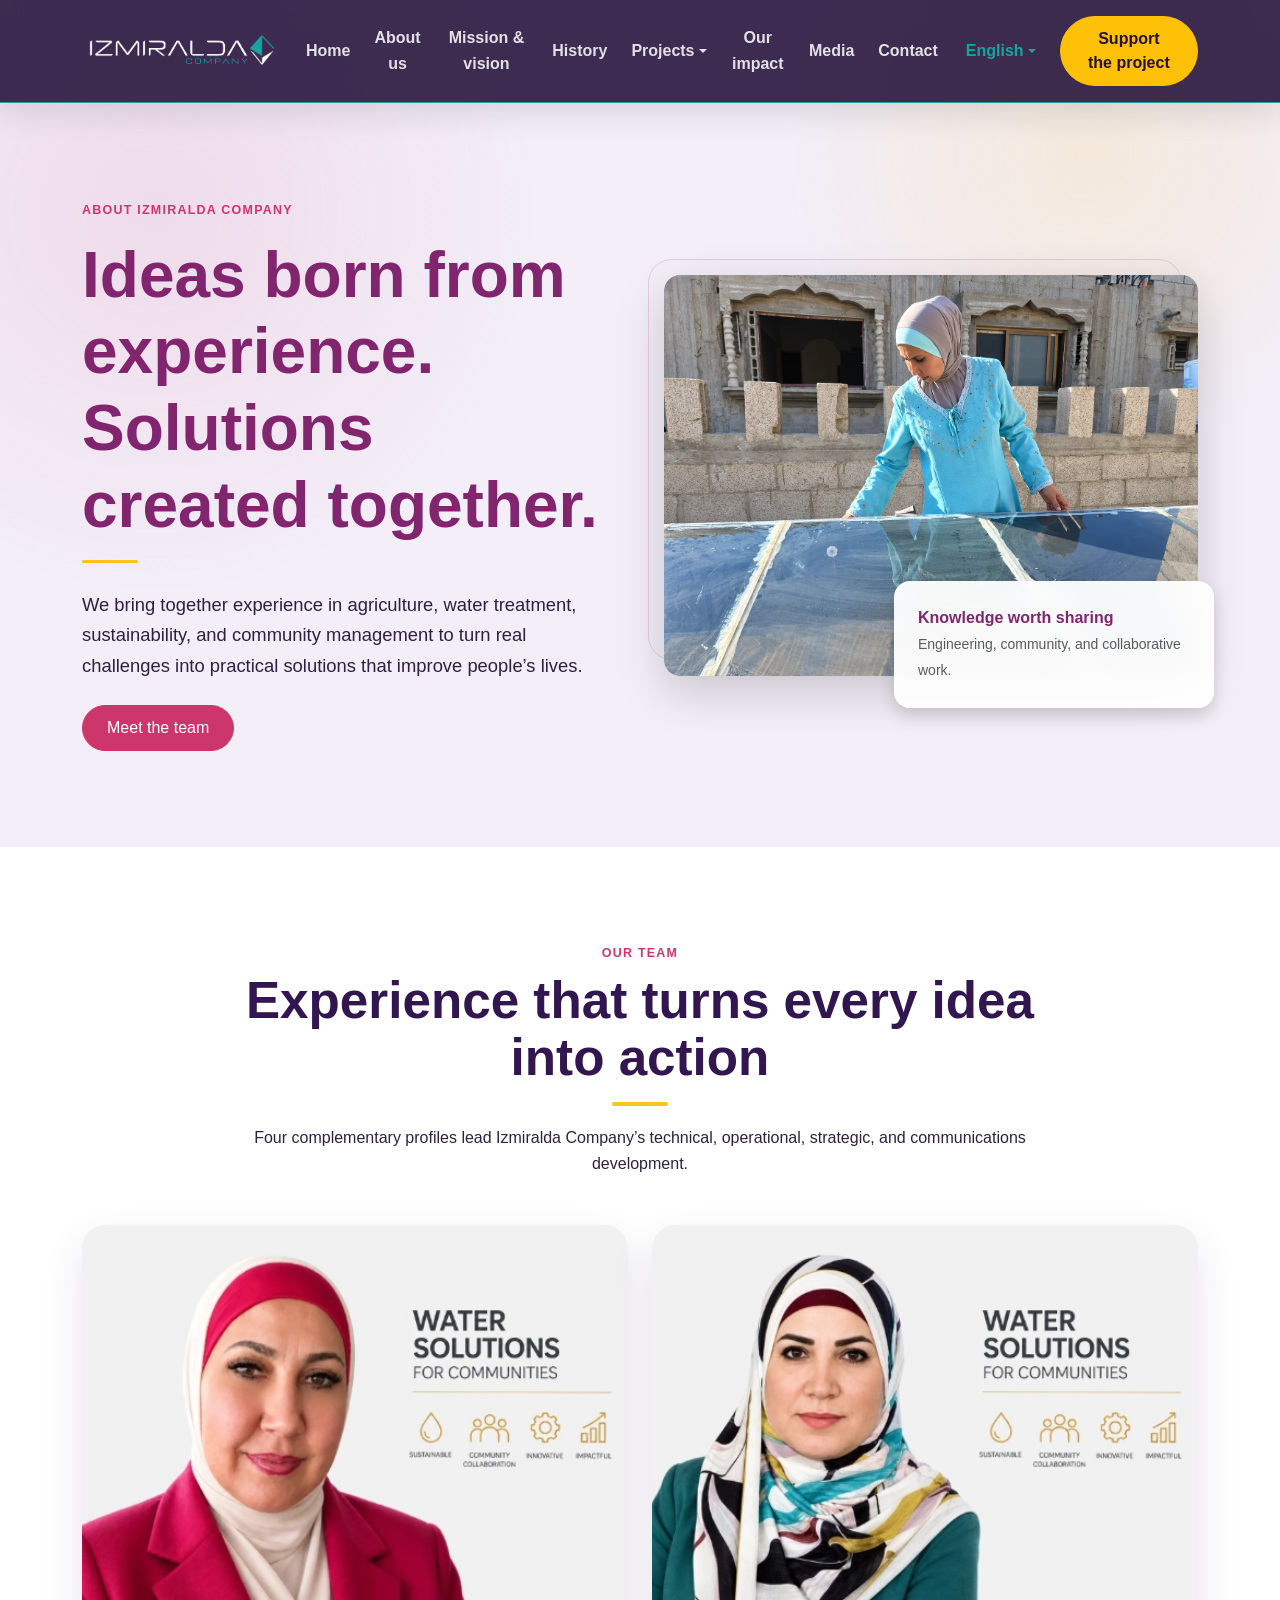
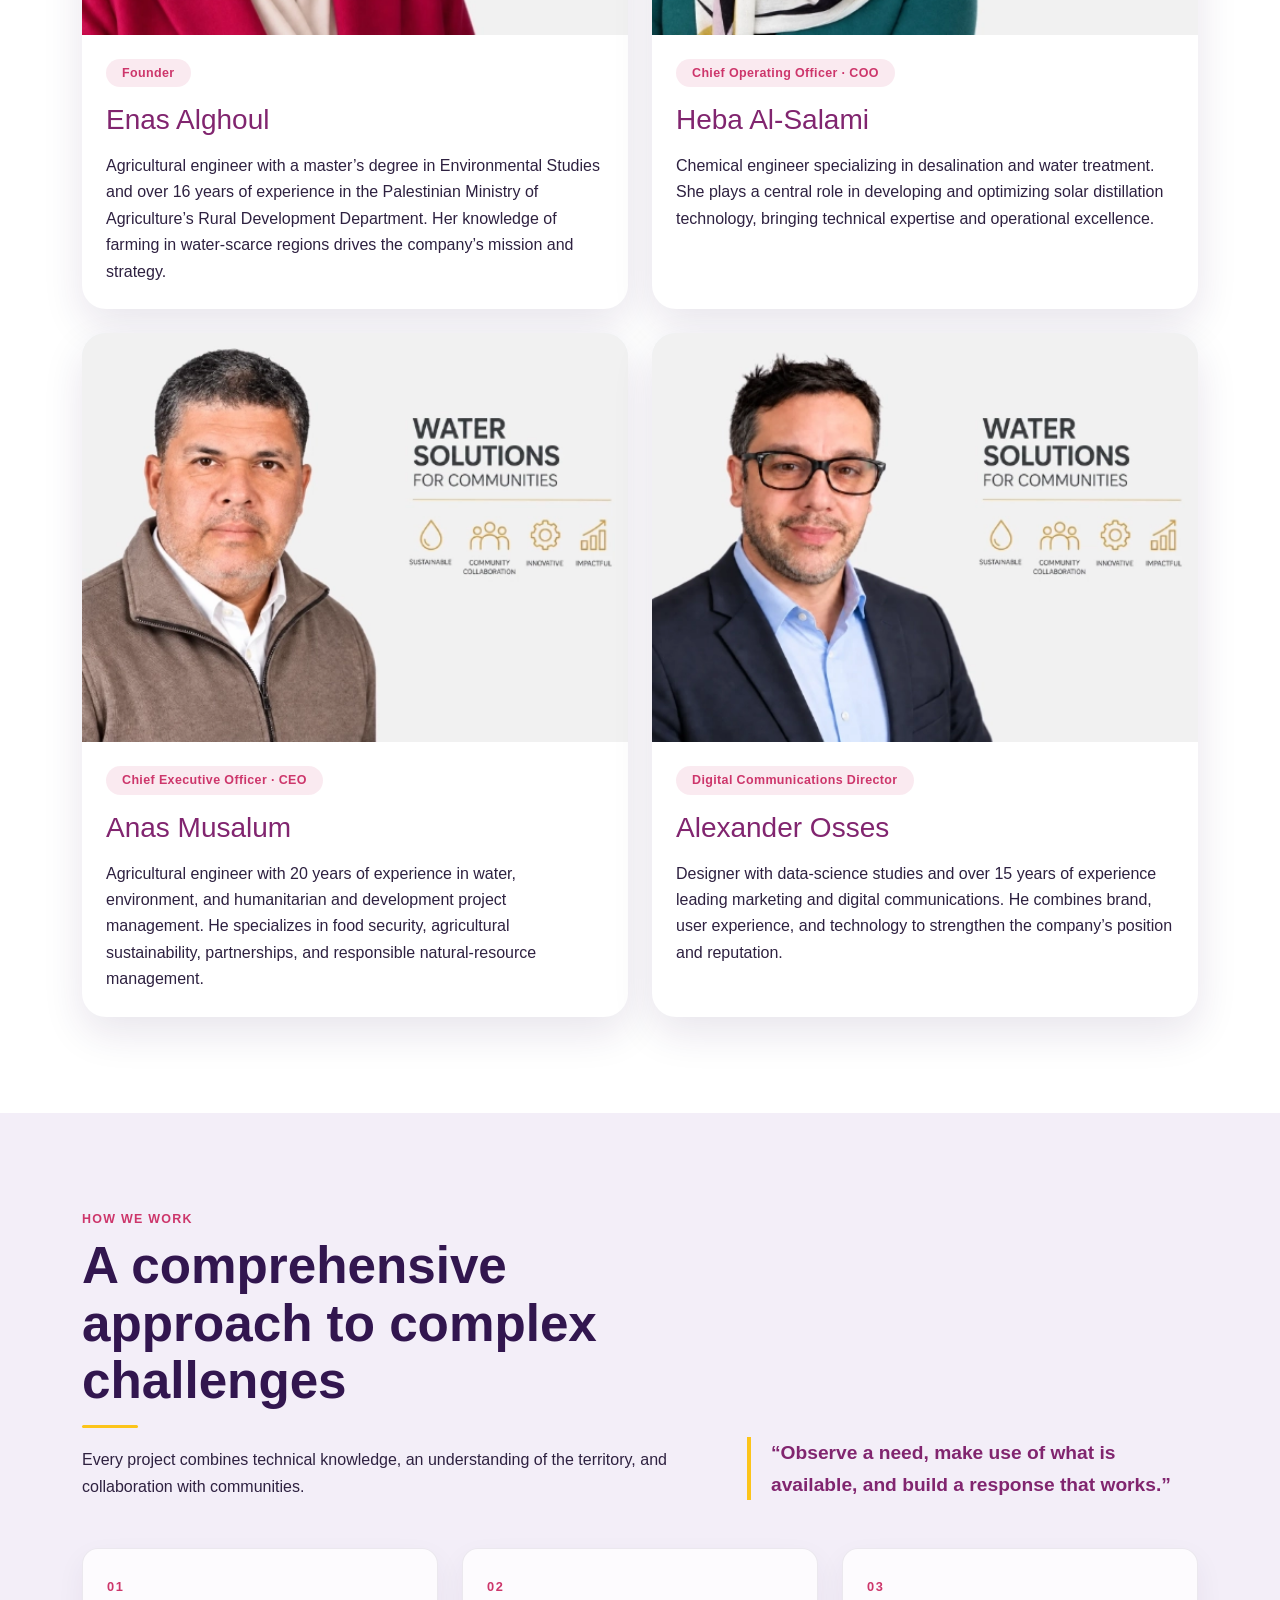
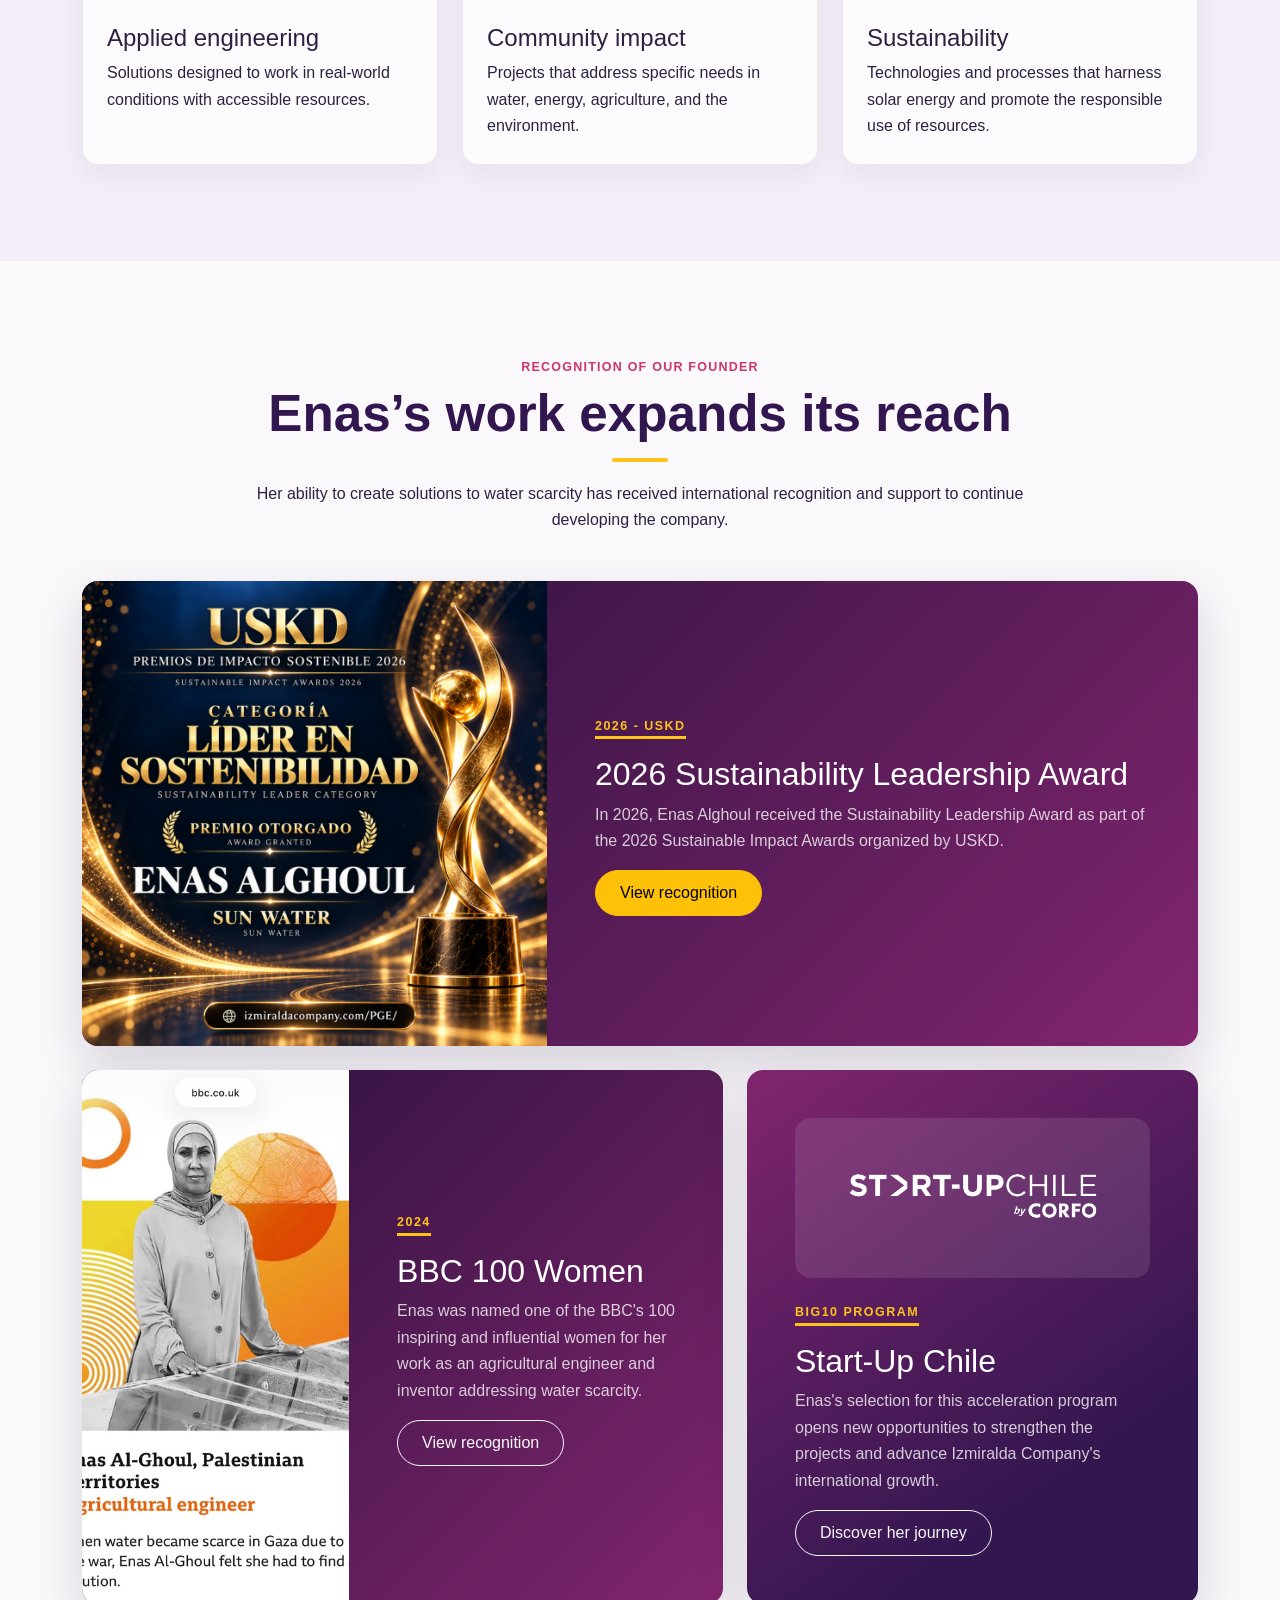
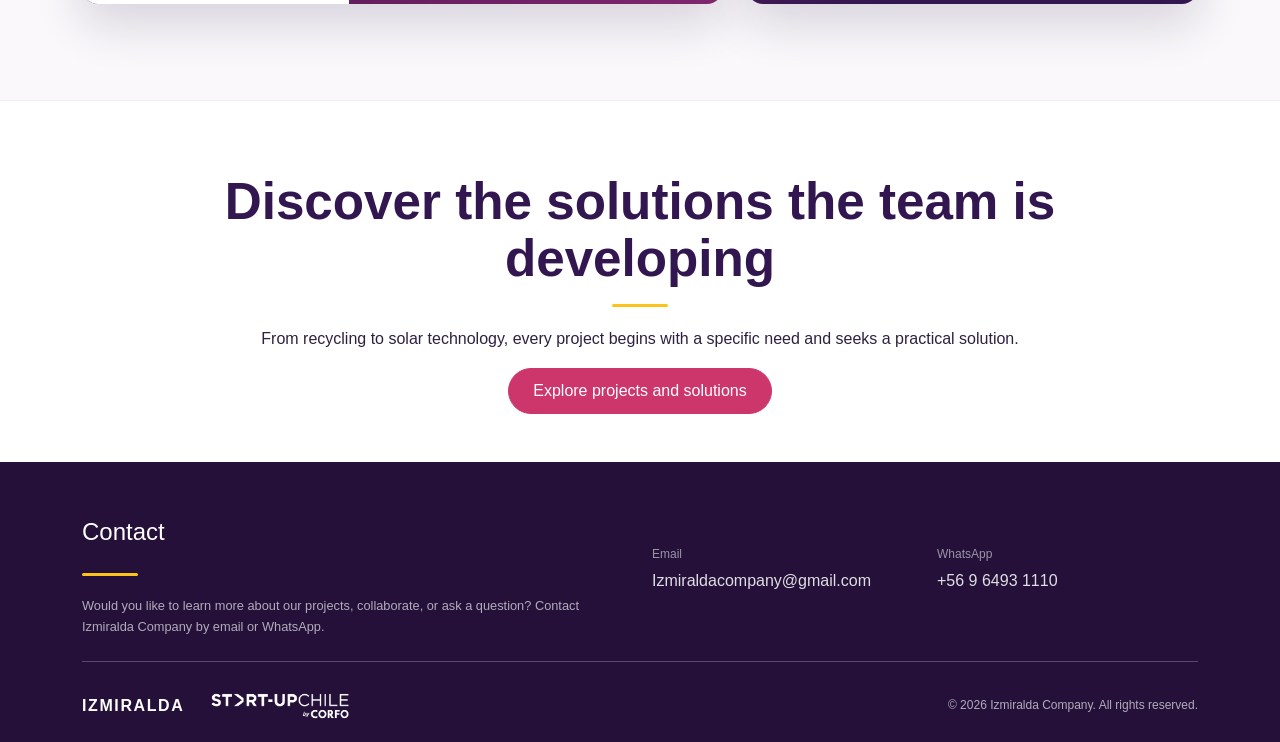
<file: nosotros.html>
<!doctype html>
<html lang="es">
<head>
  <meta charset="utf-8">
  <meta name="viewport" content="width=device-width, initial-scale=1">
  <title>Nosotros | Izmiralda Company</title>
  <meta name="description" content="Conoce al equipo de Izmiralda Company y los reconocimientos que respaldan el trabajo de su fundadora, Enas Alghoul.">
  <meta name="author" content="Diseño y desarrollo de AO Diseño - https://alexanderosses.cl">
  <meta name="robots" content="index, follow">
  <meta name="theme-color" content="#32164f">
  <link rel="canonical" href="https://izmiraldacompany.com/nosotros.html">
  <link rel="icon" type="image/png" href="favicon.png">
  <meta property="og:locale" content="es_CL">
  <meta property="og:type" content="website">
  <meta property="og:title" content="Nosotros | Izmiralda Company">
  <meta property="og:description" content="El equipo que convierte necesidades reales en soluciones sostenibles.">
  <meta property="og:url" content="https://izmiraldacompany.com/nosotros.html">
  <meta property="og:image" content="https://izmiraldacompany.com/assets/images/equipo-desalinizador.png">
  <link rel="preconnect" href="https://cdn.jsdelivr.net" crossorigin>
  <link href="https://cdn.jsdelivr.net/npm/bootstrap@5.3.8/dist/css/bootstrap.min.css" rel="stylesheet" integrity="sha384-sRIl4kxILFvY47J16cr9ZwB07vP4J8+LH7qKQnuqkuIAvNWLzeN8tE5YBujZqJLB" crossorigin="anonymous">
  <link rel="stylesheet" href="assets/css/style.css?v=encuadre-20260911">
  <link rel="stylesheet" href="assets/css/menu.css?v=mobile-center-20260912">
  <link rel="stylesheet" href="assets/css/footer.css?v=bootstrap-20260911">
  <link rel="stylesheet" href="assets/css/section-titles.css?v=1">
  <link rel="stylesheet" href="assets/css/interaction.css?v=1">
  <link rel="stylesheet" href="assets/css/i18n.css?v=2">
  <link rel="stylesheet" href="assets/css/nosotros.css?v=2">

  <script type="text/javascript">
    (function(c,l,a,r,i,t,y){
        c[a]=c[a]||function(){(c[a].q=c[a].q||[]).push(arguments)};
        t=l.createElement(r);t.async=1;t.src="https://www.clarity.ms/tag/"+i;
        y=l.getElementsByTagName(r)[0];y.parentNode.insertBefore(t,y);
    })(window, document, "clarity", "script", "yvcnhrhemc");
  </script>
</head>
<body tabindex="0" class="about-page">
  <a class="visually-hidden-focusable skip-link" href="#contenido">Saltar al contenido principal</a>
  <header class="fixed-top" data-company-menu></header>
  <script src="assets/js/menu.js?v=anchors-20260912"></script>

  <main id="contenido">
    <section class="about-hero d-flex align-items-center" aria-labelledby="about-hero-title">
      <div class="container py-5">
        <div class="row align-items-center g-4 g-lg-5 py-lg-5">
          <div class="col-12 col-lg-6">
            <p class="eyebrow text-raspberry mb-3">Sobre Izmiralda Company</p>
            <h1 id="about-hero-title" class="display-3 fw-bold text-plum mb-0">Ideas nacidas de la experiencia. Soluciones creadas en equipo.</h1>
            <div class="lh-1 mb-4"><span class="title-rule mt-3" aria-hidden="true"></span></div>
            <p class="about-hero-copy mb-4">Reunimos experiencia en agricultura, tratamiento de agua, sostenibilidad y gestión comunitaria para convertir desafíos reales en soluciones prácticas que puedan mejorar la vida de las personas.</p>
            <a class="btn btn-raspberry rounded-pill px-4" href="#equipo">Conoce al equipo</a>
          </div>
          <div class="col-12 col-lg-6">
            <figure class="about-hero-media position-relative mb-0">
              <div class="ratio ratio-4x3 rounded-4 overflow-hidden shadow-lg">
                <img src="assets/images/equipo-desalinizador-estudio.webp" class="w-100 h-100 object-fit-cover" alt="Enas Alghoul supervisando un dispositivo de desalinización solar" width="1449" height="1085">
              </div>
              <figcaption class="about-hero-caption position-absolute rounded-4 p-3 p-md-4 shadow">
                <strong class="d-block text-plum">Conocimiento que se comparte</strong>
                <span class="small text-muted">Ingeniería, comunidad y trabajo colaborativo.</span>
              </figcaption>
            </figure>
          </div>
        </div>
      </div>
    </section>

    <section id="equipo" class="team-section py-5 anchor-target" aria-labelledby="team-title">
      <div class="container py-lg-5">
        <div class="row justify-content-center text-center mb-5"><div class="col-12 col-lg-9">
          <p class="eyebrow text-raspberry mb-2">Nuestro equipo</p>
          <h2 id="team-title" class="section-heading mx-auto mb-0">Experiencia para llevar cada idea a la práctica</h2>
          <div class="lh-1 mb-3"><span class="title-rule mt-3" aria-hidden="true"></span></div>
          <p class="mb-0">Cuatro perfiles complementarios dirigen el desarrollo técnico, operativo, estratégico y comunicacional de Izmiralda Company.</p>
        </div></div>
        <div class="row row-cols-1 row-cols-md-2 row-cols-xxl-4 g-4 align-items-stretch">
          <div class="col"><article class="team-card card h-100 border-0 overflow-hidden">
            <div class="team-photo-wrap ratio ratio-4x3 overflow-hidden"><img src="assets/images/team-enas-alghoul.webp" class="card-img-top w-100 h-100 object-fit-cover" alt="Retrato de Enas Alghoul" width="1448" height="1086" loading="lazy"></div>
            <div class="card-body p-4"><span class="team-role d-inline-block rounded-pill px-3 py-1 mb-3">Fundadora</span><h3 class="h3 text-plum mb-3">Enas Alghoul</h3><p class="mb-0">Ingeniera agrícola con un máster en Estudios Ambientales y más de 16 años de experiencia en el Departamento de Desarrollo Rural del Ministerio de Agricultura palestino. Su conocimiento de la agricultura en territorios con escasez de agua impulsa la misión y la estrategia de la compañía.</p></div>
          </article></div>
          <div class="col"><article class="team-card card h-100 border-0 overflow-hidden">
            <div class="team-photo-wrap ratio ratio-4x3 overflow-hidden"><img src="assets/images/team-heba-al-salami.webp" class="card-img-top w-100 h-100 object-fit-cover" alt="Retrato de Heba Al-Salami" width="1448" height="1086" loading="lazy"></div>
            <div class="card-body p-4"><span class="team-role d-inline-block rounded-pill px-3 py-1 mb-3">Directora de Operaciones · COO</span><h3 class="h3 text-plum mb-3">Heba Al-Salami</h3><p class="mb-0">Ingeniera química especializada en desalinización y procesos de tratamiento de agua. Cumple un papel central en el desarrollo y la optimización de la tecnología de destilación solar, aportando experiencia técnica y excelencia operativa.</p></div>
          </article></div>
          <div class="col"><article class="team-card card h-100 border-0 overflow-hidden">
            <div class="team-photo-wrap ratio ratio-4x3 overflow-hidden"><img src="assets/images/team-anas-musalum.webp" class="card-img-top w-100 h-100 object-fit-cover" alt="Retrato de Anas Musalum" width="1448" height="1086" loading="lazy"></div>
            <div class="card-body p-4"><span class="team-role d-inline-block rounded-pill px-3 py-1 mb-3">Director Ejecutivo · CEO</span><h3 class="h3 text-plum mb-3">Anas Musalum</h3><p class="mb-0">Ingeniero agrícola con 20 años de experiencia en agua, medio ambiente y gestión de proyectos humanitarios y de desarrollo. Se especializa en seguridad alimentaria, sostenibilidad agrícola, creación de alianzas y manejo responsable de los recursos naturales.</p></div>
          </article></div>
          <div class="col"><article class="team-card card h-100 border-0 overflow-hidden">
            <div class="team-photo-wrap ratio ratio-4x3 overflow-hidden"><img src="assets/images/team-alex-osses.webp" class="card-img-top w-100 h-100 object-fit-cover" alt="Retrato de Alexander Osses Espinoza" width="1448" height="1086" loading="lazy"></div>
            <div class="card-body p-4"><span class="team-role d-inline-block rounded-pill px-3 py-1 mb-3">Director de Comunicación Digital</span><h3 class="h3 text-plum mb-3">Alexander Osses</h3><p class="mb-0">Diseñador con estudios en ciencia de datos y más de 15 años de experiencia liderando marketing y comunicación digital. Integra marca, experiencia de usuario y tecnología para fortalecer el posicionamiento y la reputación de la compañía.</p></div>
          </article></div>
        </div>
      </div>
    </section>

    <section class="expertise-section py-5" aria-labelledby="expertise-title">
      <div class="container py-lg-5">
        <div class="row align-items-end g-4 mb-5">
          <div class="col-12 col-lg-7"><p class="eyebrow text-raspberry mb-2">Cómo trabajamos</p><h2 id="expertise-title" class="section-heading mb-0">Una mirada integral para desafíos complejos</h2><div class="lh-1 mb-3"><span class="title-rule mt-3" aria-hidden="true"></span></div><p class="mb-0">Cada proyecto combina conocimiento técnico, comprensión del territorio y colaboración con las comunidades.</p></div>
          <div class="col-12 col-lg-5"><p class="expertise-quote mb-0">“Observar una necesidad, aprovechar lo disponible y construir una respuesta que funcione.”</p></div>
        </div>
        <div class="row row-cols-1 row-cols-md-3 g-4">
          <div class="col"><article class="expertise-card h-100 rounded-4 p-4"><span class="expertise-number">01</span><h3 class="h4 mt-4">Ingeniería aplicada</h3><p class="mb-0">Soluciones concebidas para funcionar en condiciones reales y con recursos accesibles.</p></article></div>
          <div class="col"><article class="expertise-card h-100 rounded-4 p-4"><span class="expertise-number">02</span><h3 class="h4 mt-4">Impacto comunitario</h3><p class="mb-0">Proyectos que responden a necesidades concretas de agua, energía, agricultura y medio ambiente.</p></article></div>
          <div class="col"><article class="expertise-card h-100 rounded-4 p-4"><span class="expertise-number">03</span><h3 class="h4 mt-4">Sostenibilidad</h3><p class="mb-0">Tecnologías y procesos que aprovechan la energía solar y promueven un uso responsable de los recursos.</p></article></div>
        </div>
      </div>
    </section>

    <section id="reconocimientos" class="recognition-section py-5 anchor-target" aria-labelledby="recognition-title">
      <div class="container py-lg-5">
        <div class="row justify-content-center text-center mb-5">
          <div class="col-12 col-lg-9">
            <p class="eyebrow text-raspberry mb-2">Reconocimientos de nuestra fundadora</p>
            <h2 id="recognition-title" class="section-heading mx-auto mb-0">El trabajo de Enas amplía su alcance</h2>
            <div class="lh-1 mb-3"><span class="title-rule mt-3" aria-hidden="true"></span></div>
            <p class="mb-0">Su capacidad para crear soluciones ante la escasez de agua ha recibido reconocimiento internacional y apoyo para seguir desarrollando la compañía.</p>
          </div>
        </div>
        <div class="row g-4 align-items-stretch">
          <div class="col-12 col-lg-12">
            <article class="recognition-card recognition-card-featured h-100 rounded-4 overflow-hidden">
              <div class="row g-0 h-100 align-items-stretch">
                <div class="col-12 col-md-5">
                  <img src="assets/images/Premio-USKD-Turquia.png" class="w-100 h-100 object-fit-cover" alt="Premio Líder en Sostenibilidad 2026 – Enas Alghoul" width="1070" height="1600" loading="lazy">
                </div>
                <div class="col-12 col-md-7 d-flex">
                  <div class="p-4 p-xl-5 align-self-center">
                    <span class="recognition-year d-inline-block mb-3">2026 - USKD</span>
                    <h3 class="h2 text-white">Premio Líder en Sostenibilidad 2026</h3>
                    <p class="text-white-75">
                      En 2026, Enas Alghoul fue reconocida con el Premio Líder en Sostenibilidad, en el marco de los Premios de Impacto Sostenible 2026, organizados por USKD.                    
                    </p>
                    <a class="btn btn-warning rounded-pill px-4" href="historia.html#fundadora" target="_blank" rel="noopener noreferrer">Ver reconocimiento</a>
                  </div>
                </div>
              </div>
            </article>
          </div>
          <div class="col-12 col-lg-7">
            <article class="recognition-card recognition-card-featured h-100 rounded-4 overflow-hidden">
              <div class="row g-0 h-100 align-items-stretch">
                <div class="col-12 col-md-5">
                  <img src="assets/images/enas-bbc.jpeg" data-src-ar="assets/images/enas-bbc-ar.svg" class="w-100 h-100 object-fit-cover" alt="Enas Alghoul en la publicación BBC 100 Women 2024" width="1070" height="1600" loading="lazy">
                </div>
                <div class="col-12 col-md-7 d-flex">
                  <div class="p-4 p-xl-5 align-self-center">
                    <span class="recognition-year d-inline-block mb-3">2024</span>
                    <h3 class="h2 text-white">BBC 100 Women</h3>
                    <p class="text-white-75">Enas fue incluida entre las 100 mujeres inspiradoras e influyentes destacadas por la BBC, por su trabajo como ingeniera agrícola e inventora frente a la escasez de agua.</p>
                    <a class="btn btn-outline-light rounded-pill px-4 align-self-start mt-auto" href="https://www.bbc.com/arabic/resources/idt-4f79d09b-655a-42f8-82b4-9b2ecebab611" target="_blank" rel="noopener noreferrer">Ver reconocimiento</a>
                  </div>
                </div>
              </div>
            </article>
          </div>
          <div class="col-12 col-lg-5">
            <article class="recognition-card recognition-card-startup h-100 rounded-4 p-4 p-xl-5 d-flex flex-column">
              <div class="recognition-logo rounded-4 p-4 mb-4 d-flex align-items-center justify-content-center">
                <img src="assets/images/startup-chile-white.png" alt="Start-Up Chile" width="4000" height="2250" loading="lazy">
              </div>
              <span class="recognition-year d-inline-block align-self-start mb-3">Programa BIG10</span>
              <h3 class="h2 text-white">Start-Up Chile</h3>
              <p class="text-white-75">La selección de Enas en este programa de aceleración abre nuevas oportunidades para fortalecer los proyectos y avanzar en el crecimiento internacional de Izmiralda Company.</p>
              <a class="btn btn-outline-light rounded-pill px-4 align-self-start mt-auto" href="historia.html#fundadora">Conocer su trayectoria</a>
            </article>
        </div>
        </div>
      </div>
    </section>

    <section class="about-cta py-5" aria-labelledby="about-cta-title"><div class="container py-lg-4"><div class="row justify-content-center text-center"><div class="col-12 col-lg-9">
      <h2 id="about-cta-title" class="section-heading mx-auto mb-0">Conoce las soluciones que el equipo está desarrollando</h2><div class="lh-1 mb-3"><span class="title-rule mt-3" aria-hidden="true"></span></div><p>Del reciclaje a la tecnología solar, cada proyecto parte de una necesidad concreta y busca una respuesta aplicable.</p><a class="btn btn-raspberry rounded-pill px-4" href="index.html#innovaciones">Explorar proyectos y soluciones</a>
    </div></div></div></section>
  </main>

  <footer class="site-footer text-white" data-company-footer></footer>
  <script src="assets/js/footer.js?v=titulos-20260911"></script>
  <script src="assets/js/i18n.js?v=2"></script>
  <script src="https://cdn.jsdelivr.net/npm/bootstrap@5.3.8/dist/js/bootstrap.bundle.min.js" integrity="sha384-FKyoEForCGlyvwx9Hj09JcYn3nv7wiPVlz7YYwJrWVcXK/BmnVDxM+D2scQbITxI" crossorigin="anonymous"></script>
</body>
</html>
</file>
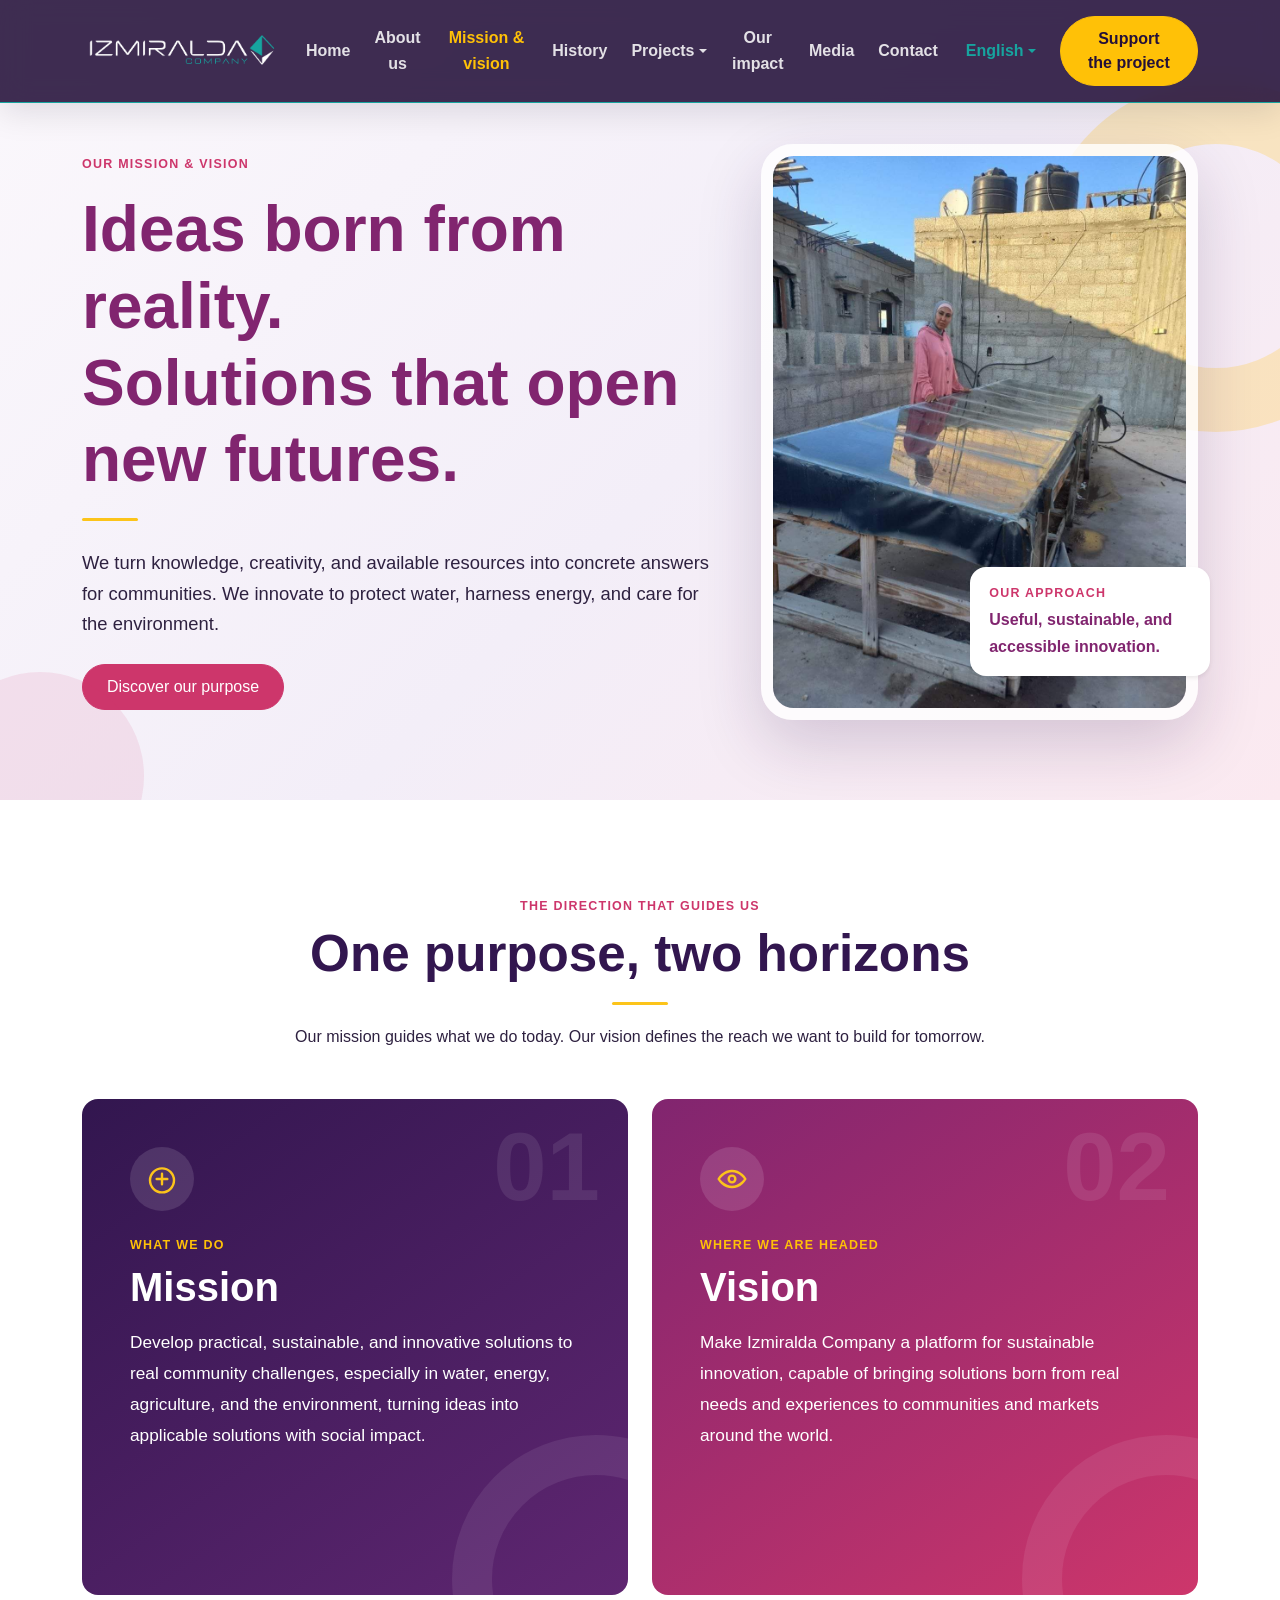
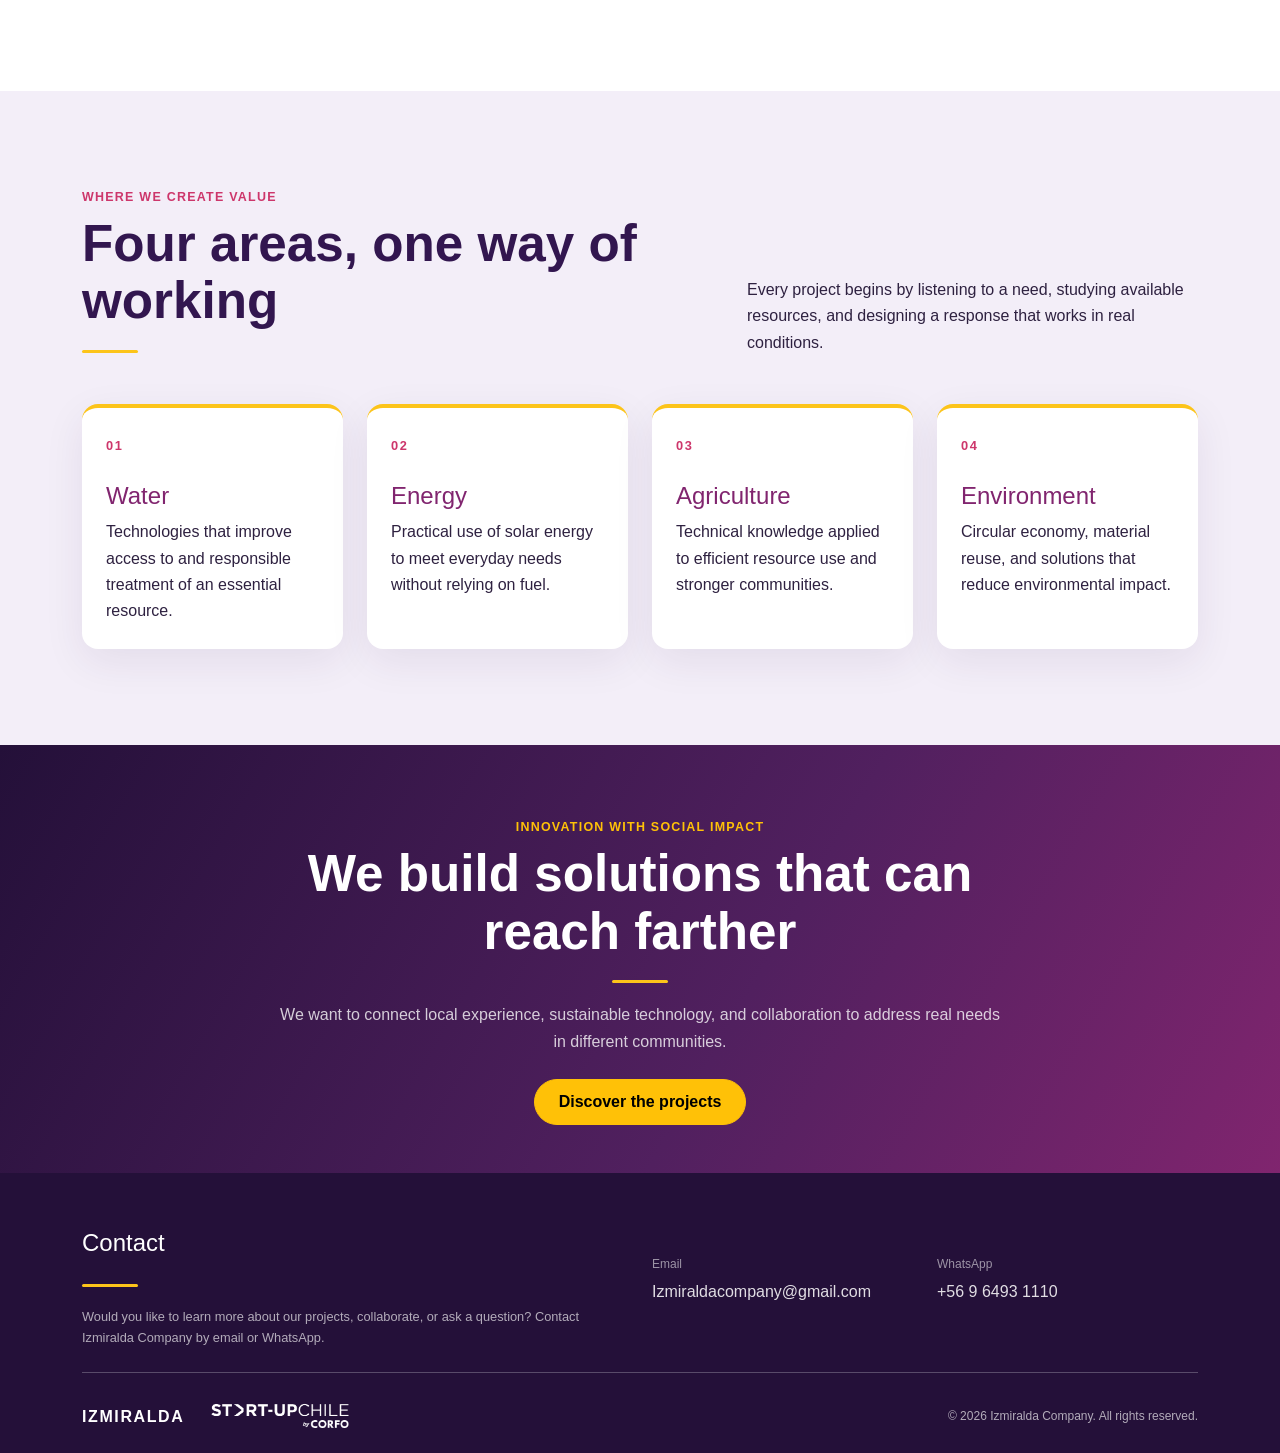
<file: nuestra_vision_y_mision.html>
<!doctype html>
<html lang="es">
<head>
  <meta charset="utf-8">
  <meta name="viewport" content="width=device-width, initial-scale=1">
  <title>Misión y visión | Izmiralda Company</title>
  <meta name="description" content="La misión y visión de Izmiralda Company: innovación sostenible para el agua, la energía, la agricultura y el medio ambiente.">
  <meta name="author" content="Diseño y desarrollo de AO Diseño - https://alexanderosses.cl">
  <meta name="robots" content="index, follow">
  <meta name="theme-color" content="#32164f">
  <link rel="canonical" href="https://izmiraldacompany.com/nuestra_vision_y_mision.html">
  <link rel="icon" type="image/png" href="favicon.png">
  <meta property="og:locale" content="es_CL">
  <meta property="og:type" content="website">
  <meta property="og:title" content="Misión y visión | Izmiralda Company">
  <meta property="og:description" content="Transformamos necesidades reales en soluciones sostenibles con impacto social.">
  <meta property="og:url" content="https://izmiraldacompany.com/nuestra_vision_y_mision.html">
  <meta property="og:image" content="https://izmiraldacompany.com/assets/images/desalinizador-solar-enas.png">
  <link rel="preconnect" href="https://cdn.jsdelivr.net" crossorigin>
  <link href="https://cdn.jsdelivr.net/npm/bootstrap@5.3.8/dist/css/bootstrap.min.css" rel="stylesheet" integrity="sha384-sRIl4kxILFvY47J16cr9ZwB07vP4J8+LH7qKQnuqkuIAvNWLzeN8tE5YBujZqJLB" crossorigin="anonymous">
  <link rel="stylesheet" href="assets/css/style.css?v=encuadre-20260911">
  <link rel="stylesheet" href="assets/css/menu.css?v=mobile-center-20260912">
  <link rel="stylesheet" href="assets/css/footer.css?v=bootstrap-20260911">
  <link rel="stylesheet" href="assets/css/section-titles.css?v=1">
  <link rel="stylesheet" href="assets/css/interaction.css?v=1">
  <link rel="stylesheet" href="assets/css/i18n.css?v=2">
  <link rel="stylesheet" href="assets/css/vision.css?v=1">

  <script type="text/javascript">
    (function(c,l,a,r,i,t,y){
        c[a]=c[a]||function(){(c[a].q=c[a].q||[]).push(arguments)};
        t=l.createElement(r);t.async=1;t.src="https://www.clarity.ms/tag/"+i;
        y=l.getElementsByTagName(r)[0];y.parentNode.insertBefore(t,y);
    })(window, document, "clarity", "script", "yvcnhrhemc");
  </script>
</head>
<body>
  <a class="visually-hidden-focusable skip-link" href="#contenido">Saltar al contenido principal</a>
  <header class="fixed-top" data-company-menu></header>
  <script src="assets/js/menu.js?v=anchors-20260912"></script>

  <main id="contenido">
    <section class="vision-hero d-flex align-items-center position-relative overflow-hidden" aria-labelledby="vision-title">
      <div class="container position-relative">
        <div class="row align-items-center g-4 g-lg-5">
          <div class="col-12 col-lg-7">
            <p class="eyebrow text-raspberry mb-3">Nuestra misión &amp; visión</p>
            <h1 id="vision-title" class="display-3 fw-bold text-plum mb-0">Ideas que nacen de la realidad.<br>Soluciones que abren futuro.</h1>
            <div class="lh-1 mb-4"><span class="title-rule" aria-hidden="true"></span></div>
            <p class="vision-intro mb-4">Convertimos conocimiento, creatividad y recursos disponibles en respuestas concretas para las comunidades. Innovamos para cuidar el agua, aprovechar la energía y proteger el entorno.</p>
            <a href="#proposito" class="btn btn-raspberry rounded-pill">Conoce nuestro propósito</a>
          </div>
          <div class="col-12 col-lg-5">
            <div class="vision-photo-frame position-relative">
              <img src="assets/images/desalinizador-solar-enas.png" class="img-fluid w-100 h-100 object-fit-cover" alt="Enas junto a una solución solar para el tratamiento de agua" width="960" height="1280">
              <div class="vision-photo-note position-absolute bg-white rounded-4 shadow-sm">
                <span class="eyebrow text-raspberry d-block mb-1">Nuestro enfoque</span>
                <strong class="text-plum">Innovación útil, sostenible y cercana.</strong>
              </div>
            </div>
          </div>
        </div>
      </div>
    </section>

    <section id="proposito" class="py-5 bg-white anchor-target" aria-labelledby="proposito-title">
      <div class="container py-lg-5">
        <div class="row justify-content-center text-center mb-5">
          <div class="col-12 col-lg-8">
            <p class="eyebrow text-raspberry mb-2">El rumbo que nos guía</p>
            <h2 id="proposito-title" class="section-heading mx-auto mb-0">Un propósito, dos horizontes</h2>
            <div class="lh-1 mb-3"><span class="title-rule" aria-hidden="true"></span></div>
            <p class="mb-0">Nuestra misión orienta lo que hacemos hoy. Nuestra visión define el alcance que queremos construir para el mañana.</p>
          </div>
        </div>
        <div class="row g-4">
          <div class="col-12 col-lg-6">
            <article class="purpose-card purpose-card-mission h-100 rounded-4 p-4 p-md-5 position-relative overflow-hidden text-white">
              <span class="purpose-number" aria-hidden="true">01</span>
              <div class="purpose-icon d-inline-flex align-items-center justify-content-center rounded-circle mb-4" aria-hidden="true"><svg class="icon-svg" width="32" height="32" viewBox="0 0 24 24"><path d="M12 22a9 9 0 1 0 0-18 9 9 0 0 0 0 18Z"/><path d="M12 8v8M8 12h8"/></svg></div>
              <p class="eyebrow text-warning mb-2">Lo que hacemos</p>
              <h3 class="display-6 fw-bold mb-3">Misión</h3>
              <p class="purpose-copy mb-0">Desarrollar soluciones prácticas, sostenibles e innovadoras que respondan a desafíos reales de las comunidades, especialmente en las áreas de agua, energía, agricultura y medio ambiente, transformando ideas en soluciones aplicables y con impacto social.</p>
            </article>
          </div>
          <div class="col-12 col-lg-6">
            <article class="purpose-card purpose-card-vision h-100 rounded-4 p-4 p-md-5 position-relative overflow-hidden text-white">
              <span class="purpose-number" aria-hidden="true">02</span>
              <div class="purpose-icon d-inline-flex align-items-center justify-content-center rounded-circle mb-4" aria-hidden="true"><svg class="icon-svg" width="32" height="32" viewBox="0 0 24 24"><path d="M2 12s3.5-6 10-6 10 6 10 6-3.5 6-10 6S2 12 2 12Z"/><circle cx="12" cy="12" r="2.5"/></svg></div>
              <p class="eyebrow text-warning mb-2">Hacia dónde vamos</p>
              <h3 class="display-6 fw-bold mb-3">Visión</h3>
              <p class="purpose-copy mb-0">Convertir a Izmiralda Company en una plataforma de innovación sostenible, capaz de llevar soluciones nacidas de necesidades y experiencias reales a diferentes comunidades y mercados alrededor del mundo.</p>
            </article>
          </div>
        </div>
      </div>
    </section>

    <section class="vision-fields py-5" aria-labelledby="campos-title">
      <div class="container py-lg-5">
        <div class="row align-items-end g-4 mb-5">
          <div class="col-12 col-lg-7">
            <p class="eyebrow text-raspberry mb-2">Donde generamos valor</p>
            <h2 id="campos-title" class="section-heading mb-0">Cuatro áreas, una misma forma de actuar</h2>
            <div class="lh-1"><span class="title-rule" aria-hidden="true"></span></div>
          </div>
          <div class="col-12 col-lg-5"><p class="mb-0">Cada proyecto parte de escuchar una necesidad, estudiar los recursos disponibles y diseñar una respuesta que pueda utilizarse en condiciones reales.</p></div>
        </div>
        <div class="row row-cols-1 row-cols-sm-2 row-cols-lg-4 g-4">
          <div class="col"><article class="field-card h-100 bg-white rounded-4 p-4"><span class="field-index">01</span><h3 class="h4 text-plum mt-4">Agua</h3><p class="mb-0">Tecnologías que buscan facilitar el acceso y el tratamiento responsable de un recurso esencial.</p></article></div>
          <div class="col"><article class="field-card h-100 bg-white rounded-4 p-4"><span class="field-index">02</span><h3 class="h4 text-plum mt-4">Energía</h3><p class="mb-0">Uso práctico de la energía solar para resolver necesidades cotidianas sin depender de combustibles.</p></article></div>
          <div class="col"><article class="field-card h-100 bg-white rounded-4 p-4"><span class="field-index">03</span><h3 class="h4 text-plum mt-4">Agricultura</h3><p class="mb-0">Conocimiento técnico aplicado al uso eficiente de recursos y al fortalecimiento de las comunidades.</p></article></div>
          <div class="col"><article class="field-card h-100 bg-white rounded-4 p-4"><span class="field-index">04</span><h3 class="h4 text-plum mt-4">Medio ambiente</h3><p class="mb-0">Economía circular, reutilización de materiales y soluciones que reducen el impacto ambiental.</p></article></div>
        </div>
      </div>
    </section>

    <section class="vision-cta py-5 text-white text-center" aria-labelledby="accion-title">
      <div class="container py-lg-4">
        <div class="row justify-content-center">
          <div class="col-12 col-lg-8">
            <p class="eyebrow text-warning mb-2">Innovación con impacto social</p>
            <h2 id="accion-title" class="section-heading text-white mx-auto mb-0">Construimos soluciones que pueden viajar más lejos</h2>
            <div class="lh-1 mb-3"><span class="title-rule" aria-hidden="true"></span></div>
            <p class="text-white-75 mb-4">Queremos conectar experiencia local, tecnología sostenible y colaboración para responder a necesidades reales en distintas comunidades.</p>
            <div class="d-flex flex-wrap justify-content-center gap-3">
              <a href="index.html#innovaciones" class="btn btn-warning rounded-pill fw-semibold">Conocer los proyectos</a>
            </div>
          </div>
        </div>
      </div>
    </section>
  </main>

  <footer class="site-footer text-white" data-company-footer></footer>
  <script src="assets/js/footer.js?v=titulos-20260911"></script>
  <script src="assets/js/i18n.js?v=2"></script>
  <script src="https://cdn.jsdelivr.net/npm/bootstrap@5.3.8/dist/js/bootstrap.bundle.min.js" integrity="sha384-FKyoEForCGlyvwx9Hj09JcYn3nv7wiPVlz7YYwJrWVcXK/BmnVDxM+D2scQbITxI" crossorigin="anonymous"></script>
</body>
</html>
</file>
<file: assets/css/style.css>
:root {
  --iz-purple-950: #241039;
  --iz-purple-900: #32164f;
  --iz-purple-800: #513b5f;
  --iz-plum: #81256f;
  --iz-raspberry: #cd366b;
  --iz-pink: #eb1855;
  --iz-yellow: #fcc41a;
  --iz-yellow-dark: #d89f00;
  --iz-ivory: #faf9f7;
  --iz-lavender: #f3eef8;
  --iz-ink: #2e2140;
  --iz-muted: #706777;
  --iz-white: #ffffff;
  --iz-radius-sm: .75rem;
  --iz-radius-md: 1.25rem;
  --iz-radius-lg: 2rem;
  --iz-shadow: 0 1.25rem 3rem rgba(50, 22, 79, .14);
  --bs-primary: var(--iz-plum);
  --bs-warning: var(--iz-yellow);
  --bs-body-color: var(--iz-ink);
  --bs-body-bg: var(--iz-ivory);
  --bs-link-color: var(--iz-plum);
  --bs-link-hover-color: var(--iz-raspberry);
  --bs-font-sans-serif: Inter, "Segoe UI", Roboto, Helvetica, Arial, sans-serif;
}

html {
  scroll-behavior: smooth;
  scroll-padding-top: 5.5rem;
}

body {
  overflow-x: hidden;
  background: var(--iz-ivory);
  color: var(--iz-ink);
  font-size: 1rem;
  line-height: 1.65;
}

img,
video {
  max-width: 100%;
}

.icon-svg {
  display: inline-block;
  flex: 0 0 auto;
  fill: none;
  stroke: currentColor;
  stroke-width: 1.8;
  stroke-linecap: round;
  stroke-linejoin: round;
}

a,
button,
.gallery-card,
.innovation-card,
.media-card {
  transition: color .25s ease, background-color .25s ease, border-color .25s ease, transform .25s ease, box-shadow .25s ease;
}

:focus-visible {
  outline: .2rem solid var(--iz-yellow);
  outline-offset: .2rem;
}

.skip-link {
  position: fixed;
  z-index: 1100;
  top: 1rem;
  left: 1rem;
  padding: .75rem 1rem;
  border-radius: .5rem;
  background: var(--iz-white);
  color: var(--iz-purple-950);
}

.site-navbar {
  padding-block: 1rem;
  background: rgba(36, 16, 57, .88);
  backdrop-filter: blur(14px);
  box-shadow: 0 .5rem 2rem rgba(15, 7, 25, .12);
}

.navbar-brand {
  font-size: 1.15rem;
}

.letter-spacing,
.eyebrow {
  letter-spacing: .1em;
}

.eyebrow {
  font-size: .78rem;
  font-weight: 800;
  text-transform: uppercase;
}

.navbar .nav-link {
  color: rgba(255, 255, 255, .86);
  font-weight: 600;
}

.navbar .nav-link:hover,
.navbar .nav-link.active {
  color: var(--iz-yellow);
}

.hero-section {
  --hero-gradient-angle: 90deg;
  min-height: 46rem;
  background-image: linear-gradient(var(--hero-gradient-angle), rgba(36, 16, 57, .98) 0%, rgba(50, 22, 79, .88) 37%, rgba(50, 22, 79, .08) 72%), url("../images/banner-izmiralda.webp");
  background-position: center, center;
  background-size: cover;
}

.hero-section::after {
  position: absolute;
  inset: auto 0 0;
  height: 12rem;
  content: "";
  background: linear-gradient(0deg, rgba(36, 16, 57, .4), transparent);
  pointer-events: none;
}

.hero-section .container {
  z-index: 1;
}

.min-vh-75 {
  min-height: 75vh;
}

.text-white-75 {
  color: rgba(255, 255, 255, .78);
}

/* Tamaño uniforme para los botones de texto, incluidas las variantes grandes. */
.btn {
  --bs-btn-font-size: 1rem;
  --bs-btn-line-height: 1.5;
  --bs-btn-padding-y: .625rem;
  --bs-btn-padding-x: 1.5rem;
  min-height: 2.875rem;
}

.btn-raspberry {
  --bs-btn-color: #fff;
  --bs-btn-bg: var(--iz-raspberry);
  --bs-btn-border-color: var(--iz-raspberry);
  --bs-btn-hover-color: #fff;
  --bs-btn-hover-bg: #ac2858;
  --bs-btn-hover-border-color: #ac2858;
  --bs-btn-active-color: #fff;
  --bs-btn-active-bg: #92234b;
}

.btn:hover {
  transform: translateY(-2px);
  box-shadow: 0 .65rem 1.5rem rgba(36, 16, 57, .16);
}

.action-strip {
  position: relative;
  z-index: 3;
  min-height: 4.5rem;
}

.action-item {
  
  min-height: 7.5rem;

  color: #fff;
  font-size: 1.05rem;
  font-weight: 800;
  text-transform: uppercase;
}

a.action-item:hover {
  color: var(--iz-purple-950);
  filter: brightness(1.04);
  cursor: pointer;
}

.action-item-purple { background: linear-gradient(135deg, var(--iz-purple-800), var(--iz-plum)); }
.action-item-pink { background: linear-gradient(135deg, var(--iz-raspberry), var(--iz-pink)); }
.action-item-yellow {
  background: linear-gradient(135deg, var(--iz-yellow), #ffb700);
  color: var(--iz-purple-950);
}

.action-icon {
  width: 2.4rem;
  height: 2.4rem;
}

.action-icon-recycle {
  display: inline-flex;
  align-items: center;
  justify-content: center;
  font-family: Arial, Helvetica, sans-serif;
  font-size: 2.75rem;
  font-weight: 400;
  line-height: 1;
}

.anchor-target {
  scroll-margin-top: 7rem;
}

.section-heading {
  max-width: 52rem;
  color: var(--iz-purple-900);
  font-size: clamp(2rem, 4vw, 3.25rem);
  font-weight: 700;
  line-height: 1.12;
}

.title-rule {
  display: inline-block;
  width: 3.5rem;
  height: .2rem;
  margin-top: 1.25rem;
  border-radius: 999px;
  background: var(--iz-yellow);
}

.text-plum { color: var(--iz-plum) !important; }
.text-raspberry { color: var(--iz-raspberry) !important; }
.link-raspberry { color: var(--iz-raspberry); }
.link-plum { color: var(--iz-plum); }

.story-section {
  
  background: var(--iz-lavender);
}

.story-section::before {
  position: absolute;
  top: -2.5rem;
  right: 0;
  left: 0;
  height: 5rem;
  content: "";
  border-radius: 50% 50% 0 0;
  background: var(--iz-lavender);
}

.media-card {

  border-radius: var(--iz-radius-sm);
  background: #fff;
  box-shadow: var(--iz-shadow);
}

.media-card:hover {
  transform: translateY(-.4rem);
  box-shadow: 0 1.8rem 4rem rgba(50, 22, 79, .2);
}

.media-card-label {
  position: absolute;
  right: 1rem;
  bottom: 1rem;
  padding: .45rem .8rem;
  border-radius: 999px;
  background: rgba(255, 255, 255, .94);
  color: var(--iz-purple-900);
  font-size: .8rem;
  font-weight: 800;
}

.innovation-card {
  
  border: 1px solid rgba(81, 59, 95, .1);
  border-radius: var(--iz-radius-md);
  background: var(--iz-white);
  box-shadow: 0 .7rem 2rem rgba(50, 22, 79, .08);
}

.innovation-card:hover {
  transform: translateY(-.25rem);
  box-shadow: var(--iz-shadow);
}

.innovation-image {

  min-height: 24rem;
  
}

.price-badge {

  background: rgba(205, 54, 107, .1);
  color: var(--iz-raspberry);
  font-weight: 800;
  
}

.fact-box {

  border-left: .25rem solid var(--iz-raspberry);
  border-radius: .35rem;
  background: var(--iz-lavender);
}

.fact-box strong {
  color: var(--iz-plum);
  font-size: 1.6rem;
}

.fact-box span {
  color: var(--iz-muted);
  font-size: .9rem;
}

.benefit-list li {
  position: relative;
  padding: .55rem 0 .55rem 1.75rem;
  border-bottom: 1px solid rgba(81, 59, 95, .12);
}

.benefit-list li::before {
  position: absolute;
  left: 0;
  content: "✓";
  color: var(--iz-raspberry);
  font-weight: 900;
}

.impact-stat {
  
  min-height: 9rem;

}

.impact-icon {
  width: 2.25rem;
  height: 2.25rem;
  margin-bottom: .75rem;
  opacity: .92;
}

.impact-stat strong {
  font-variant-numeric: tabular-nums;
  font-size: clamp(2.2rem, 5vw, 4rem);
  line-height: 1;
}

.impact-stat span {
  margin-top: .65rem;
  font-weight: 600;
}

.impact-purple { background: var(--iz-purple-900); }
.impact-plum { background: var(--iz-plum); }
.impact-pink { background: var(--iz-pink); }

.gallery-card {

  height: 17rem;

  border-radius: var(--iz-radius-sm);
  background: var(--iz-purple-900);
  box-shadow: 0 .5rem 1.4rem rgba(50, 22, 79, .1);
  cursor: zoom-in;
}

.gallery-card::after {
  position: absolute;
  inset: 0;
  content: "Ver imagen";
  display: grid;
  place-items: center;
  background: rgba(50, 22, 79, .7);
  color: #fff;
  font-weight: 800;
  opacity: 0;
  transition: opacity .25s ease;
}

.gallery-card img {
  width: 100%;
  height: 100%;
  object-fit: cover;
  transition: transform .45s ease;
}

.gallery-card:hover,
.gallery-card:focus-visible {
  transform: translateY(-.25rem);
  box-shadow: var(--iz-shadow);
}

.gallery-card:hover::after,
.gallery-card:focus-visible::after {
  opacity: 1;
}

.gallery-card:hover img {
  transform: scale(1.05);
}

.modal-gallery-image {
  max-height: 76vh;
  object-fit: contain;
}

.video-frame {

  border-radius: var(--iz-radius-sm);
  background: #160d20;
}

.video-frame video {
  width: 100%;
  height: 100%;
  object-fit: cover;
}

.video-play-cover {
  position: absolute;
  z-index: 2;
  inset: 0;

  width: 100%;
  height: 100%;

  background: linear-gradient(90deg, rgba(36, 16, 57, .97) 0%, rgba(50, 22, 79, .84) 38%, rgba(50, 22, 79, .38) 64%, rgba(36, 16, 57, .08) 100%);
  color: var(--iz-purple-900);
  cursor: pointer;
}

.video-play-cover[hidden] {
  display: none;
}

.video-play-button {
  
  width: clamp(4.5rem, 8vw, 6.5rem);
  aspect-ratio: 1;

  background: rgba(255, 255, 255, .94);
  box-shadow: 0 1rem 2.5rem rgba(36, 16, 57, .32);
  transition: transform .25s ease, background-color .25s ease;
}

.video-cover-copy {
  
  max-width: 34rem;

  color: var(--iz-white);
}

.video-cover-eyebrow {
  margin-bottom: .75rem;
  color: var(--iz-yellow);
  font-size: clamp(.68rem, 1.2vw, .85rem);
  font-weight: 850;
  letter-spacing: .1em;
  text-transform: uppercase;
}

.video-cover-title {
  font-size: clamp(1.8rem, 4.2vw, 4rem);
  line-height: 1.05;
}

.video-cover-description {
  max-width: 29rem;
  
  color: rgba(255, 255, 255, .78);
  font-size: clamp(.9rem, 1.5vw, 1.08rem);
  line-height: 1.55;
}

.video-play-button svg {
  width: 44%;
  margin-left: .3rem;
  fill: currentColor;
}

.video-play-cover:hover .video-play-button,
.video-play-cover:focus-visible .video-play-button {
  transform: scale(1.08);
  background: var(--iz-yellow);
}

.donation-section {

  border-radius: var(--iz-radius-lg) var(--iz-radius-lg) 0 0;
  background: radial-gradient(circle at 10% 15%, rgba(205, 54, 107, .34), transparent 34%), linear-gradient(135deg, var(--iz-purple-950), var(--iz-purple-800));
}

.donation-heading {
  max-width: 56rem;
}

.goal-panel {
  
  min-width: min(100%, 20rem);

  border: 1px solid rgba(255, 255, 255, .16);
  border-radius: var(--iz-radius-md);
  background: linear-gradient(135deg, var(--iz-pink), var(--iz-plum));
  box-shadow: 0 1rem 2.5rem rgba(20, 8, 34, .28);
}

.goal-panel strong {
  font-size: clamp(2rem, 5vw, 3.25rem);
  line-height: 1.1;
}

.donation-card {
  border-radius: var(--iz-radius-md);
}

.btn-outline-plum {
  --bs-btn-color: var(--iz-plum);
  --bs-btn-border-color: rgba(81, 59, 95, .45);
  --bs-btn-hover-color: #fff;
  --bs-btn-hover-bg: var(--iz-plum);
  --bs-btn-hover-border-color: var(--iz-plum);
  --bs-btn-active-color: #fff;
  --bs-btn-active-bg: var(--iz-purple-900);
  --bs-btn-active-border-color: var(--iz-purple-900);
  font-size: .86rem;
  font-weight: 700;
}

.btn-check:checked + .btn-outline-plum {
  border-color: var(--iz-plum);
  background: var(--iz-plum);
  color: #fff;
  box-shadow: 0 0 0 .2rem rgba(129, 37, 111, .16);
}

.donation-assurances .col {
  border-top: 1px solid rgba(255, 255, 255, .18);
  font-weight: 700;
}

.assurance-icon {
  width: 2rem;
  height: 2rem;
}

.transfer-card {
  
  border-radius: var(--iz-radius-md);
  color: var(--iz-ink);
}

.transfer-title-icon {
  width: 2.75rem;
  height: 2.75rem;
  margin-bottom: .75rem;
  color: var(--iz-raspberry);
}

.transfer-card .accordion-button {
  color: var(--iz-purple-900);
  font-weight: 750;
}

.transfer-card .accordion-button:not(.collapsed) {
  background: var(--iz-lavender);
  color: var(--iz-plum);
  box-shadow: none;
}

.transfer-card .accordion-button:focus {
  border-color: transparent;
  box-shadow: 0 0 0 .2rem rgba(129, 37, 111, .16);
}

.bank-detail {
  min-width: 0;
  background: var(--iz-lavender);
}

.bank-details dt {
  color: var(--iz-muted);
  font-size: .75rem;
  letter-spacing: .06em;
  text-transform: uppercase;
}

.bank-details dd {
  margin: .15rem 0 0;
  overflow-wrap: anywhere;
  color: var(--iz-purple-900);
  font-weight: 700;
}

.trust-card {

  border-left: 1px solid rgba(81, 59, 95, .15);
}

.trust-number {

  color: var(--iz-raspberry);
  font-size: clamp(2.5rem, 5vw, 4.5rem);
  font-weight: 900;
  letter-spacing: -.04em;
  line-height: 1;
}

.site-footer {
  background: var(--iz-purple-950);
}

.site-footer a {
  color: rgba(255, 255, 255, .86);
  text-decoration: none;
}

.site-footer a:hover {
  color: var(--iz-yellow);
}

.footer-partner-logo {
  width: clamp(10rem, 1vw, 15rem);
  height: 4.5rem;
  object-fit: cover;
  object-position: center 54%;
}

@media (max-width: 991.98px) {
  .site-navbar {
    background: rgba(36, 16, 57, .97);
  }

  .navbar-collapse {
    margin-top: 1rem;
    padding: 1rem;
    border-radius: 1rem;
    background: var(--iz-purple-900);
  }

  .hero-section {
    min-height: 44rem;
    background-image: linear-gradient(var(--hero-gradient-angle), rgba(36, 16, 57, .96), rgba(50, 22, 79, .56)), url("../images/enas-hero.png");
    background-position: center, 62% center;
  }

  .innovation-image {
    min-height: 20rem;
    max-height: 30rem;
  }
}

@media (max-width: 767.98px) {
  .hero-section {
    min-height: 42rem;
    
    background-position: center, 68% center;
  }

  .hero-section .display-3 {
    font-size: clamp(2.4rem, 11vw, 3.6rem);
  }

  .action-strip {
    min-height: auto;
  }

  .action-strip .translate-middle-y {
    transform: translateY(-2rem) !important;
  }

  .action-item {
    min-height: 5.25rem;
  }

  .story-section::before {
    top: -1.4rem;
    height: 2.8rem;
  }

  .impact-stat {
    min-height: 7.25rem;
  }

  .gallery-card {
    height: 12rem;
  }

  .donation-section {
    border-radius: 1.5rem 1.5rem 0 0;
  }

  .trust-card {
    border-top: 1px solid rgba(81, 59, 95, .15);
    border-left: 0;
  }

  .footer-partner-logo {
    width: 11rem;
  }
}

@media (max-width: 575.98px) {

  .hero-section {
    min-height: 46rem;
  }

  .video-play-cover {

    background: linear-gradient(90deg, rgba(36, 16, 57, .94), rgba(50, 22, 79, .52));
  }

  .video-play-button {
    width: 3.75rem;
  }

  .gallery-card {
    height: 9.5rem;
  }
}

@media (prefers-reduced-motion: reduce) {
  html {
    scroll-behavior: auto;
  }

  *,
  *::before,
  *::after {
    scroll-behavior: auto !important;
    transition-duration: .01ms !important;
  }
}
.paypal-logo {
  width: 2em;
  height: 2em;
}

/* Portadas editoriales; Bootstrap resuelve carrusel, columnas y espaciado. */
.media-video { container-type:inline-size; background:#160d20; }
.media-video-cover { background:linear-gradient(90deg,rgba(36,16,57,.95),rgba(50,22,79,.75) 45%,rgba(50,22,79,.12)); }
.media-video-label { font-size:clamp(.5rem,1.7cqw,.75rem); letter-spacing:.08em; }
.media-video-title { font-size:clamp(1rem,5cqw,2rem); line-height:1.08; }
.media-video-description { font-size:clamp(.625rem,2cqw,.875rem); line-height:1.4; }
.media-video-play { width:clamp(40px,10cqw,64px); height:clamp(40px,10cqw,64px); background:white; color:#32164f; transition:background-color .2s; }
.media-video-cover:hover .media-video-play,
.media-video-cover:focus-visible .media-video-play { background:#fcc41a; }

/* Conserva la parte superior al recortar la foto vertical del desalinizador. */
.desalinizador-image { object-position: center top; }
</file>
<file: assets/css/footer.css>
/* Aislar el footer de las tipografías y colores de cada página. */
[data-company-footer] { scroll-margin-top:6rem; }
[data-company-footer].site-footer { background:#241039; color:#fff; font-family:Inter,"Segoe UI",Roboto,Helvetica,Arial,sans-serif; font-size:1rem; line-height:1.65; }
[data-company-footer] .letter-spacing { letter-spacing:.1em; }
[data-company-footer].site-footer a { color:rgba(255,255,255,.86); text-decoration:none; font-weight:400; overflow-wrap:anywhere; }
[data-company-footer].site-footer a:hover { color:#fcc41a; }
[data-company-footer].site-footer p { font-size:.875rem; }
[data-company-footer] .footer-contact-text { color:rgba(255,255,255,.65); font-size:.8rem; }
[data-company-footer] .footer-contact-text { max-width:38rem; }
[data-company-footer] .footer-contact-label { color:rgba(255,255,255,.55); font-size:.75rem;  }
[data-company-footer] .footer-bottom p { color:rgba(255,255,255,.65); font-size:.75rem; }

[data-company-footer] .footer-partner-logo { width:clamp(10rem,1vw,15rem); height:4.5rem; object-fit:cover; object-position:center 54%; }
@media (max-width:767.98px) { [data-company-footer] .footer-partner-logo { width:11rem; } }
</file>
<file: assets/css/interaction.css>
/* Cursor común para controles y elementos con efectos hover. */
:is(a[href], button, [role="button"], summary, select, input[type="button"],
    input[type="submit"], input[type="reset"], input[type="checkbox"],
    input[type="radio"], input[type="range"], label[for], [data-bs-toggle],
    .btn, .gallery-card, .media-card, .innovation-card, .video-play-cover,
    .media-video-cover, #video-cover):not(:disabled):not([aria-disabled="true"]):not(.disabled):hover {
  cursor: pointer;
}
</file>
<file: assets/css/i18n.css>
.language-selector > .nav-link,
.language-selector > .nav-link:hover,
.language-selector > .nav-link:focus,
.language-selector > .nav-link.show,
.language-selector > .nav-link[aria-expanded="true"] {
  color: #17A49F;
}

.language-selector .dropdown-menu {
  min-width: 9rem;
  --bs-dropdown-link-hover-color: #17A49F;
  --bs-dropdown-link-active-color: #17A49F;
}
.language-selector .dropdown-item { width: 100%; text-align: start; }

html[dir="rtl"] body { text-align: right; }
html[dir="rtl"] .title-rule { margin-inline: 0 auto; }
html[dir="rtl"] .text-center .title-rule { margin-inline: auto; }
html[dir="rtl"] .footer-contact-layout { text-align: right !important; }
html[dir="rtl"] .hero-section { --hero-gradient-angle: 270deg; }
html[dir="rtl"] .pgc-hero__overlay { --pgc-hero-gradient-angle: 270deg; }
html[dir="rtl"] .video-cover {
  --pgc-video-gradient-angle: 270deg;
  --pge-video-gradient-angle: 270deg;
}
html[dir="rtl"] .pge-hero__overlay { --pge-hero-gradient-angle: 270deg; }
html[dir="rtl"] .pge-hero__image { transform: scaleX(-1); }
html[dir="rtl"] .circular-hero__veil { --circular-hero-gradient-angle: 270deg; }
html[dir="rtl"] .closing-card__overlay {
  background: linear-gradient(270deg, rgba(36, 16, 57, .22), rgba(36, 16, 57, .96) 57%);
}

@media (max-width: 991.98px) {
  .language-selector { width: 100%; }
}
</file>
<file: ECONOMIA_CIRCULAR/assets/css/economia-circular.css>
:root {
  --circular-green: #28715f;
  --circular-sand: #f4ebdc;
  --circular-blush: #f9edf3;
}

html { scroll-padding-top: 6rem; }
body { background: var(--iz-ivory); }
.text-white-75 { color: rgba(255, 255, 255, .78); }
.text-plum { color: var(--iz-plum) !important; }
.text-raspberry { color: var(--iz-raspberry) !important; }
.eyebrow { font-size: .78rem; font-weight: 800; letter-spacing: .14em; text-transform: uppercase; }

.circular-hero { min-height: 780px; padding-top: 5rem; background: var(--iz-purple-950); }
.circular-hero__image { z-index: 0; object-position: center 5%; }
.circular-hero__veil {
  --circular-hero-gradient-angle: 90deg;
  z-index: 1;
  background: linear-gradient(var(--circular-hero-gradient-angle), rgba(26, 10, 42, .94) 0%, rgba(50, 22, 79, .80) 42%, rgba(36, 16, 57, .22) 75%), linear-gradient(0deg, rgba(24, 8, 38, .7) 0%, transparent 52%);
}
.circular-hero .container { z-index: 2; }
.circular-hero h1 { max-width: 18ch; text-wrap: balance; }
.circular-hero__lead { max-width: 39rem; font-size: clamp(1.08rem, 1.8vw, 1.32rem); line-height: 1.6; }
.circular-pillars { z-index: 4; }
.circular-pillars__container { margin-top: -3.25rem; }
.pillar-card { border: 1px solid rgba(50, 22, 79, .08); background: #fff; }
.pillar-card__icon { width: 3.5rem; height: 3.5rem; border-radius: 50%; color: var(--iz-raspberry); background: var(--circular-blush); }
.pillar-card__icon svg { width: 1.7rem; height: 1.7rem; fill: none; stroke: currentColor; stroke-width: 1.7; stroke-linecap: round; stroke-linejoin: round; }
.pillar-card strong { color: var(--iz-purple-900); font-size: 1.05rem; }
.pillar-card span:last-child { color: var(--iz-muted); font-size: .88rem; }

.purpose-section { background: linear-gradient(180deg, var(--iz-ivory), #fff); }
.purpose-intro { color: var(--iz-purple-900); font-size: 1.18rem; font-weight: 600; }
.purpose-photo { box-shadow: 0 1rem 3rem rgba(36, 16, 57, .12); }
.purpose-photo:hover { cursor: pointer; }
.purpose-photo--main { min-height: 630px; }
.purpose-photo--small { height: 306px; }
.purpose-photo img { transition: transform .55s ease; }
.purpose-photo:hover img { transform: scale(1.035); }

.first-project { color: #fff; background: radial-gradient(circle at 90% 10%, rgba(235, 24, 85, .26), transparent 30%), linear-gradient(135deg, var(--iz-purple-950), var(--iz-plum)); }
.first-project__image { height: 560px; }
.first-project__lead { font-size: 1.15rem; line-height: 1.75; }
.first-project__note { width: min(75%, 22rem); }
.project-result { border: 1px solid rgba(255,255,255,.22); background: rgba(255,255,255,.09); backdrop-filter: blur(8px); }
.project-result strong { display: block; color: var(--iz-yellow); }
.project-result span { display: block; color: rgba(255,255,255,.78); font-size: .85rem; }

.process-section .section-heading { color: var(--iz-purple-900); }
.process-card { border: 1px solid rgba(50, 22, 79, .09); background: var(--iz-ivory); box-shadow: 0 .75rem 2rem rgba(36,16,57,.07); transition: transform .25s ease, box-shadow .25s ease; }
.process-card:hover { transform: translateY(-6px); box-shadow: 0 1.2rem 2.5rem rgba(36,16,57,.13); }
.process-card:hover { cursor: pointer; }
.process-card__media { height: 280px; }
.process-card__media img { transition: transform .55s ease; }
.process-card:hover .process-card__media img { transform: scale(1.045); }
.process-card__number { right: 1rem; bottom: 1rem; display: inline-flex; align-items: center; justify-content: center; width: 3.25rem; height: 3.25rem; border-radius: 50%; color: var(--iz-purple-900); background: var(--iz-yellow); font-weight: 900; }

.community-section { background: var(--circular-sand); }
.community-list li { padding: 1rem 0; border-bottom: 1px solid rgba(50,22,79,.13); }
.community-list li > span { color: var(--iz-raspberry); font-size: .78rem; font-weight: 900; letter-spacing: .1em; }
.community-list strong { color: var(--iz-purple-900); }
.community-list small { color: var(--iz-muted); }
.community-feature { height: 570px; box-shadow: 0 1rem 3rem rgba(50,22,79,.15); }
.community-feature figcaption { max-width: 27rem; background: rgba(36,16,57,.86); backdrop-filter: blur(10px); }
.community-feature figcaption span { color: rgba(255,255,255,.8); font-size: .9rem; }

.gallery-section { background: radial-gradient(circle at 0 100%, rgba(205,54,107,.24), transparent 28%), var(--iz-purple-950); }
.gallery-tile { background: var(--iz-purple-900); }
.gallery-tile--wide { height: 420px; }
.gallery-tile--portrait { height: 620px; }
.gallery-tile--landscape { height: 360px; }
.gallery-tile--small { height: 244px; }
.gallery-team-image { object-position: center 35%; }
.gallery-tile img { transition: transform .6s ease, filter .6s ease; }
.gallery-tile:hover img { transform: scale(1.04); filter: saturate(1.08); }
.gallery-tile:hover { cursor: pointer; }
.gallery-tile::after { content: ""; position: absolute; inset: 40% 0 0; background: linear-gradient(transparent, rgba(24,8,38,.78)); pointer-events: none; }
.gallery-tile figcaption { z-index: 1; font-weight: 700; }

.products-section .section-heading { color: var(--iz-purple-900); }
.product-card { position: relative; height: 360px; background: var(--iz-lavender); box-shadow: 0 .6rem 1.8rem rgba(36,16,57,.08); }
.product-card img { transition: transform .55s ease; }
.product-card:hover img { transform: scale(1.045); }
.product-card:hover { cursor: pointer; }
.product-card::after { content: ""; position: absolute; inset: 45% 0 0; background: linear-gradient(transparent, rgba(36,16,57,.86)); pointer-events: none; }
.product-card figcaption { position: absolute; z-index: 1; right: 1rem; bottom: 1rem; left: 1rem; color: #fff; font-size: .9rem; font-weight: 700; }

.closing-section { background: linear-gradient(180deg, #fff, var(--iz-lavender)); }
.closing-card { min-height: 540px; background: var(--iz-purple-950); }
.closing-card > img { object-position: center 34%; }
.closing-card__overlay { background: linear-gradient(90deg, rgba(36,16,57,.22), rgba(36,16,57,.96) 57%); }
.closing-card .row { min-height: 540px; align-items: center; }

@media (max-width: 991.98px) {
  .circular-hero { min-height: 720px; }
  .circular-hero__veil { background: linear-gradient(var(--circular-hero-gradient-angle), rgba(26,10,42,.92), rgba(50,22,79,.56)), linear-gradient(0deg, rgba(24,8,38,.75), transparent 65%); }
  .purpose-photo--main { min-height: 540px; }
  .purpose-photo--small { height: 262px; }
  .first-project__image { height: 500px; }
  .community-feature { height: 500px; }
  .gallery-tile--portrait { height: 560px; }
  .gallery-tile--landscape { height: 320px; }
  .gallery-tile--small { height: 224px; }
  .closing-card__overlay { background: rgba(36,16,57,.8); }
}

@media (max-width: 767.98px) {
  .circular-hero { min-height: 700px; }
  .circular-hero__image { object-position: 62% 5%; }
  .circular-hero .display-3 { font-size: clamp(2.4rem, 11vw, 3.6rem); }
  .circular-pillars__container { margin-top: -2rem; }
  .purpose-photo--main { min-height: 430px; }
  .purpose-photo--small { height: 207px; }
  .first-project__image { height: 420px; }
  .first-project__note { width: min(82%, 20rem); }
  .community-feature { height: 420px; }
  .gallery-tile--wide { height: 340px; }
  .gallery-tile--portrait { height: 500px; }
  .gallery-tile--landscape { height: 300px; }
  .gallery-tile--small { height: 184px; }
  .product-card { height: 290px; }
}

@media (max-width: 575.98px) {
  .purpose-photo--main { min-height: 360px; }
  .purpose-photo--small { height: 171px; }
  .first-project__image { height: 360px; }
  .first-project__note { right: .25rem !important; }
  .process-card__media { height: 240px; }
  .community-feature { height: 360px; }
  .community-feature figcaption { max-width: calc(100% - 2rem); }
  .gallery-tile--wide { height: 300px; }
  .gallery-tile--portrait { height: 400px; }
  .gallery-tile--landscape { height: 260px; }
  .gallery-tile--small { height: 150px; }
  .gallery-tile figcaption { padding: 1rem !important; font-size: .85rem; }
  .product-card { height: 240px; }
  .product-card figcaption { right: .75rem; bottom: .75rem; left: .75rem; font-size: .78rem; }
}

@media (prefers-reduced-motion: reduce) {
  .purpose-photo img, .process-card, .process-card__media img, .gallery-tile img, .product-card img { transition: none; }
}
</file>
<file: PGC/assets/css/pgc.css>
:root {
  --pgc-sand: #f5ead8;
  --pgc-amber: #e3a516;
}

html { scroll-padding-top: 6rem; }
body { background: var(--iz-ivory); }
.text-white-75 { color: rgba(255, 255, 255, .78); }
.text-raspberry { color: var(--iz-raspberry) !important; }

.pgc-hero { min-height: 46rem; padding-top: 5rem; background: var(--iz-purple-950); }
.pgc-hero__image { z-index: 0; object-position: 70% 18%; }
.pgc-hero__overlay {
  --pgc-hero-gradient-angle: 90deg;
  z-index: 1;
  background: linear-gradient(var(--pgc-hero-gradient-angle), rgba(36,16,57,.97) 0%, rgba(50,22,79,.86) 39%, rgba(36,16,57,.12) 76%), linear-gradient(0deg, rgba(36,16,57,.44), transparent 45%);
}
.pgc-hero .container { z-index: 2; }
.pgc-hero h1 { max-width: 12ch; text-wrap: balance; }
.pgc-hero__lead { max-width: 38rem; font-size: clamp(1.08rem, 1.8vw, 1.3rem); line-height: 1.6; }

.pgc-highlights { z-index: 3; }
.pgc-highlights__container { margin-top: -3.25rem; }
.highlight-card { border: 1px solid rgba(50,22,79,.08); background: #fff; }
.highlight-icon { display: inline-flex; flex: 0 0 auto; align-items: center; justify-content: center; width: 3.5rem; height: 3.5rem; border-radius: 50%; color: var(--iz-raspberry); background: rgba(205,54,107,.1); }
.highlight-icon svg { width: 1.7rem; height: 1.7rem; fill: none; stroke: currentColor; stroke-width: 1.7; stroke-linecap: round; stroke-linejoin: round; }
.highlight-card strong { color: var(--iz-purple-900); font-size: 1.05rem; }
.highlight-card span:last-child { color: var(--iz-muted); font-size: .88rem; }

.purpose-section { background: linear-gradient(180deg, var(--iz-ivory), #fff); }
.purpose-lead { color: var(--iz-purple-900); font-size: 1.18rem; font-weight: 600; }
.purpose-image { height: 590px; box-shadow: 0 1rem 3rem rgba(36,16,57,.14); }
.purpose-image img { object-position: center 35%; }

.process-section { background: var(--pgc-sand); }
.device-image { height: 610px; box-shadow: 0 1rem 3rem rgba(50,22,79,.12); }
.device-image img { object-position: center 45%; }
.process-step { flex: 1 1 0; align-items: flex-start; border: 1px solid rgba(50,22,79,.1); background: #fff; box-shadow: 0 .5rem 1.4rem rgba(50,22,79,.06); }
.process-step > span { display: inline-flex; flex: 0 0 auto; align-items: center; justify-content: center; width: 3rem; height: 3rem; border-radius: 50%; color: var(--iz-purple-900); background: var(--iz-yellow); font-size: .8rem; font-weight: 900; }
.process-step h3 { color: var(--iz-purple-900); font-weight: 700; }
.process-step p { color: var(--iz-muted); }

.video-section {
  background:
    radial-gradient(circle at 88% 5%, rgba(235, 24, 85, .38), transparent 34%),
    radial-gradient(circle at 8% 100%, rgba(129, 37, 111, .42), transparent 38%),
    linear-gradient(135deg, var(--iz-purple-800) 0%, #43245b 52%, #682653 100%);
}
.video-card { container-type: inline-size; background: #10071b; }
.video-card video { background: #000; }
.video-cover {
  --pgc-video-gradient-angle: 90deg;
  z-index: 2;
  color: #fff;
  background: linear-gradient(var(--pgc-video-gradient-angle), rgba(36,16,57,.94), rgba(50,22,79,.78) 38%, rgba(50,22,79,.35) 70%, rgba(36,16,57,.04));
}
.video-cover-eyebrow { color: var(--iz-yellow); font-size: clamp(8px, 1.15cqw, 15px); font-weight: 850; letter-spacing: .09em; text-transform: uppercase; }
.video-cover-title { font-size: clamp(18px, 4.9cqw, 64px); line-height: 1.05; }
.video-cover-description { color: #f0eaf6; font-size: clamp(10px, 1.4cqw, 18px); line-height: 1.55; }
.play-circle { width: clamp(44px, 8cqw, 104px); height: clamp(44px, 8cqw, 104px); color: var(--iz-purple-950); background: #fff; transition: transform .25s ease, background-color .25s ease; }
.play-circle svg { width: 36%; height: 36%; fill: currentColor; }
.video-cover:hover .play-circle, .video-cover:focus-visible .play-circle { transform: scale(1.08); background: var(--iz-yellow); }

.benefit-card { border: 1px solid rgba(50,22,79,.09); background: var(--iz-ivory); box-shadow: 0 .6rem 1.8rem rgba(36,16,57,.07); }
.benefit-number { color: var(--iz-raspberry); font-size: .78rem; font-weight: 900; letter-spacing: .12em; }
.benefit-card h3 { color: var(--iz-purple-900); font-weight: 700; }
.benefit-card p { color: var(--iz-muted); }

.closing-section { background: linear-gradient(180deg, #fff, var(--iz-lavender)); }
.closing-card { color: #fff; background: linear-gradient(135deg, var(--iz-purple-950), var(--iz-plum)); box-shadow: var(--iz-shadow); }
.closing-card img { min-height: 500px; object-position: 67% center; }

@media (max-width: 991.98px) {
  .pgc-hero { min-height: 44rem; }
  .pgc-hero__overlay { background: linear-gradient(var(--pgc-hero-gradient-angle), rgba(36,16,57,.94), rgba(50,22,79,.54)), linear-gradient(0deg, rgba(36,16,57,.5), transparent 55%); }
  .purpose-image { height: 520px; }
  .device-image { height: 520px; }
  .closing-card img { min-height: 420px; max-height: 520px; }
}

@media (max-width: 767.98px) {
  .pgc-hero { min-height: 42rem; }
  .pgc-hero__image { object-position: 67% center; }
  .pgc-hero .display-3 { font-size: clamp(2.4rem, 11vw, 3.6rem); }
  .pgc-highlights__container { margin-top: -2rem; }
  .purpose-image { height: 430px; }
  .device-image { height: 440px; }
}

@media (max-width: 575.98px) {
  .pgc-hero { min-height: 46rem; }
  .purpose-image { height: 350px; }
  .device-image { height: 360px; }
  .closing-card img { min-height: 340px; }
}

@media (prefers-reduced-motion: reduce) {
  .play-circle { transition: none; }
}
</file>
<file: assets/css/nosotros.css>
.about-page { background:#fff; }
.about-hero { min-height:44rem; padding-top:6.5rem; background:radial-gradient(circle at 12% 25%,rgba(205,54,107,.1),transparent 24rem),radial-gradient(circle at 85% 18%,rgba(252,196,26,.13),transparent 19rem),var(--iz-lavender); }
.about-hero-copy { max-width:39rem; font-size:1.15rem; }
.about-hero-media::before { position:absolute; z-index:0; inset:-1rem 1rem 1rem -1rem; border:1px solid rgba(129,37,111,.16); border-radius:1.5rem; content:""; }
.about-hero-media .ratio { position:relative; z-index:1; }
.about-hero-caption { z-index:2; right:-1rem; bottom:-2rem; max-width:20rem; background:rgba(255,255,255,.95); backdrop-filter:blur(12px); }
.team-section,.about-cta { background:#fff; }
.team-card { border-radius:1.5rem; background:#fff; box-shadow:0 1rem 2.6rem rgba(50,22,79,.11); transition:transform .25s ease,box-shadow .25s ease; }
.team-card:hover { transform:translateY(-.45rem); box-shadow:0 1.4rem 3.2rem rgba(50,22,79,.17); cursor:pointer; }
.team-photo-wrap { background:#edf3f8; }
.team-photo-wrap img { display:block; object-position:center top; transition:transform .45s ease; }
.team-card:hover .team-photo-wrap img { transform:scale(1.035); }
.team-role { background:rgba(205,54,107,.1); color:var(--iz-raspberry); font-size:.78rem; font-weight:800; letter-spacing:.03em; }
.expertise-section { background:var(--iz-lavender); }
.expertise-quote { padding-left:1.25rem; border-left:.25rem solid var(--iz-yellow); color:var(--iz-plum); font-size:1.2rem; font-weight:650; }
.expertise-card { border:1px solid rgba(80,58,95,.1); background:rgba(255,255,255,.78); box-shadow:0 .7rem 1.8rem rgba(50,22,79,.06); }
.expertise-number { color:var(--iz-raspberry); font-size:.8rem; font-weight:850; letter-spacing:.12em; }
.recognition-section { background:#faf8fb; }
.recognition-card { box-shadow:0 1.2rem 3rem rgba(36,16,57,.16); }
.recognition-card-featured { background:linear-gradient(135deg,var(--iz-purple-950),var(--iz-plum)); }
.recognition-card-startup { background:linear-gradient(145deg,#81256f,#32164f 75%); }
.recognition-year { border-bottom:.2rem solid var(--iz-yellow); color:var(--iz-yellow); font-size:.78rem; font-weight:850; letter-spacing:.12em; text-transform:uppercase; }
.recognition-logo { min-height:10rem; background:rgba(255,255,255,.1); }
.recognition-logo img { width:min(100%,18rem); height:7rem; object-fit:cover; object-position:center 54%; }
.about-cta { border-top:1px solid rgba(80,58,95,.08); }
@media (max-width:991.98px) { .about-hero { min-height:auto; padding-top:5rem; } .about-hero-caption { right:1rem; } }
@media (max-width:575.98px) { .about-hero .display-3 { font-size:clamp(2.35rem,12vw,3.3rem); } .about-hero-media::before { display:none; } .about-hero-caption { position:relative !important; right:auto; bottom:auto; max-width:none; margin:-1.5rem 1rem 0; } }
</file>
<file: assets/css/menu.css>
/* Estilos exclusivos del menú compartido; estructura y adaptación con Bootstrap. */
[data-company-menu] .site-navbar {
  padding-block: 1rem;
  background: rgba(36, 16, 57, 0.88);
  backdrop-filter: blur(14px);
  box-shadow: 0 0.5rem 2rem rgba(15, 7, 25, 0.12);
  border-bottom: 1px solid #17A49F;
}
[data-company-menu] .navbar-brand {
  color: #fff;
  font-size: 1.15rem;
  letter-spacing: 0.1em;
}
[data-company-menu] .nav-link {
  font-size: 1rem;
  text-transform: none;
  color: rgba(255, 255, 255, 0.86);
  font-weight: 600;
}
[data-company-menu] .nav-link:hover,
[data-company-menu] .nav-link.active {
  color: #ffc107;
  text-decoration: none;
}
[data-company-menu] .btn-warning {
  color: #241039;
  background: #ffc107;
  border-color: #ffc107;
}
[data-company-menu] .dropdown-menu {
  --bs-dropdown-bg: #241039;
  --bs-dropdown-link-color: rgba(255, 255, 255, 0.86);
  --bs-dropdown-link-hover-color: #ffc107;
  --bs-dropdown-link-hover-bg: rgba(255, 255, 255, 0.08);
  --bs-dropdown-link-active-color: #ffc107;
  --bs-dropdown-link-active-bg: rgba(255, 255, 255, 0.08);
  border-color: rgba(255, 255, 255, 0.15);
}
[data-company-menu] .dropdown-item {
  font-size: 1rem;
  padding: 0.65rem 1rem;
  text-decoration: none;
}
[data-company-menu] .dropdown-menu.show {
  animation: company-menu-open 0.22s ease-out both;
}
[data-company-menu] .dropdown-toggle::after {
  transition: transform 0.22s ease-out;
}
[data-company-menu] .dropdown-toggle[aria-expanded="true"]::after {
  transform: rotate(180deg);
}
@keyframes company-menu-open {
  from {
    opacity: 0;
    translate: 0 -8px;
  }
  to {
    opacity: 1;
    translate: 0 0;
  }
}
@media (prefers-reduced-motion: reduce) {
  [data-company-menu] .dropdown-menu.show {
    animation: none;
  }
  [data-company-menu] .dropdown-toggle::after {
    transition: none;
  }
}

/* Evitar que la tipografía de cada landing altere las métricas del menú. */
[data-company-menu] {
  font-family: Inter, "Segoe UI", Roboto, Helvetica, Arial, sans-serif;
  font-size: 1rem;
  line-height: 1.65;
}
[data-company-menu] .nav-link {
  line-height: 1.65;
  letter-spacing: normal;
}
[data-company-menu] .navbar-brand {
  line-height: 1.65;
}
[data-company-menu] .btn {
  font-family: inherit;
  font-size: 1rem;
  line-height: 1.5;
  letter-spacing: normal;
}

@media (min-width: 992px) {
  [data-company-menu] .navbar-nav > .nav-item > .nav-link,
  [data-company-menu] .navbar-nav > .nav-item > .btn {
    display: flex;
    min-height: 3rem;
    align-items: center;
    justify-content: center;
    text-align: center;
  }
}

@media (max-width: 991.98px) {
  [data-company-menu] .navbar-collapse {
    box-sizing: border-box;
    flex: 0 0 auto;
    width: 100%;
    max-width: 100%;
    margin-inline: auto;
  }
}
.logo_izmiralda {
  max-width: 200px;
  height: auto;
}
</file>
<file: assets/css/section-titles.css>
/* Separador de marca compartido. Bootstrap gestiona alineación y espaciados. */
.title-rule { display:inline-block; width:3.5rem; height:.2rem; margin-top:1.25rem; border-radius:999px; background:#fcc41a; }
</file>
<file: PGE/assets/css/style.css>
/* PGE usa Bootstrap para estructura y responsive; esta hoja define su identidad visual. */
html { scroll-padding-top: 6rem; }
body { background: var(--iz-ivory); }

.svg-defs { width: 0; height: 0; }
.icon {
  width: 1.6rem;
  height: 1.6rem;
  fill: none;
  stroke: currentColor;
  stroke-width: 1.8;
  stroke-linecap: round;
  stroke-linejoin: round;
}
.text-white-75 { color: rgba(255, 255, 255, .8); }
.text-raspberry { color: var(--iz-raspberry) !important; }
.text-plum { color: var(--iz-plum) !important; }

.pge-hero {
  min-height: 46rem;
  padding-top: 5rem;
  background: var(--iz-purple-950);
}
.pge-hero__image { z-index: 0; object-position: center 48%; }
.pge-hero__overlay {
  --pge-hero-gradient-angle: 90deg;
  z-index: 1;
  background:
    linear-gradient(var(--pge-hero-gradient-angle), rgba(36, 16, 57, .98) 0%, rgba(50, 22, 79, .9) 38%, rgba(50, 22, 79, .28) 68%, rgba(36, 16, 57, .04) 100%),
    linear-gradient(0deg, rgba(36, 16, 57, .42), transparent 48%);
}
.pge-hero .container { z-index: 2; }
.pge-hero h1 { max-width: 11ch; text-wrap: balance; }
.pge-hero__lead { max-width: 34rem; font-size: clamp(1.1rem, 1.7vw, 1.35rem); font-weight: 650; }
.pge-hero .text-white-75 { max-width: 37rem; }
.pge-mark {
  width: 8.5rem;
  height: auto;
  padding: .6rem 1rem;
  border-radius: 999px;
  background: rgba(255, 255, 255, .92);
  box-shadow: 0 .5rem 1.5rem rgba(20, 7, 33, .2);
}

.pge-highlights { z-index: 3; }
.pge-highlights__container { margin-top: -3.25rem; }
.highlight-card {
  border: 1px solid rgba(50, 22, 79, .08);
  background: #fff;
}
.highlight-icon,
.benefit-icon,
.process-note__icon,
.metric-icon {
  display: inline-flex;
  flex: 0 0 auto;
  align-items: center;
  justify-content: center;
  width: 3.5rem;
  height: 3.5rem;
  border-radius: 50%;
  color: var(--iz-raspberry);
  background: rgba(205, 54, 107, .1);
}
.highlight-card strong { color: var(--iz-purple-900); font-size: 1.05rem; }
.highlight-card div > span { color: var(--iz-muted); font-size: .85rem; }

.how-section { background: linear-gradient(180deg, var(--iz-ivory), #fff); }
.section-copy { color: var(--iz-purple-900); font-size: 1.15rem; font-weight: 700; }
.device-frame { min-height: 31rem; background: #fff; }
.device-frame img { min-height: 31rem; }
.process-note { color: var(--iz-purple-900); background: var(--iz-lavender); }
.process-note__icon { width: 3rem; height: 3rem; color: var(--iz-purple-900); background: var(--iz-yellow); }
.result-card { background: linear-gradient(135deg, var(--iz-purple-950), var(--iz-plum)); }
.purity-card { color: #fff; background: rgba(255, 255, 255, .1); border: 1px solid rgba(255, 255, 255, .16); }
.purity-card .icon { width: 2.6rem; height: 2.6rem; color: var(--iz-yellow); }

.benefits-section { background: var(--iz-lavender); }
.video-card { container-type: inline-size; background: #10071b; }
.video-card video { background: #000; }
.video-cover {
  --pge-video-gradient-angle: 90deg;
  z-index: 2;
  color: #fff;
  background: linear-gradient(var(--pge-video-gradient-angle), rgba(36, 16, 57, .94), rgba(50, 22, 79, .78) 38%, rgba(50, 22, 79, .35) 70%, rgba(36, 16, 57, .04));
}
.video-cover-eyebrow { color: var(--iz-yellow); font-size: clamp(8px, 1.15cqw, 15px); font-weight: 850; letter-spacing: .09em; text-transform: uppercase; }
.video-cover-title { font-size: clamp(18px, 4.9cqw, 64px); line-height: 1.05; }
.video-cover-description { color: #f0eaf6; font-size: clamp(10px, 1.4cqw, 18px); line-height: 1.55; }
.play-circle {
  width: clamp(44px, 8cqw, 104px);
  height: clamp(44px, 8cqw, 104px);
  color: var(--iz-purple-950);
  background: #fff;
  transition: transform .25s ease, background-color .25s ease;
}
.play-circle .icon { width: 36%; height: 36%; fill: currentColor; }
.video-cover:hover .play-circle,
.video-cover:focus-visible .play-circle { transform: scale(1.08); background: var(--iz-yellow); }

.benefit-card {
  border: 1px solid rgba(50, 22, 79, .08);
  background: #fff;
  box-shadow: 0 .6rem 1.8rem rgba(36, 16, 57, .07);
}
.benefit-card h3 { color: var(--iz-purple-900); font-weight: 750; }
.benefit-card p { color: var(--iz-muted); }
.benefit-icon { width: 3.2rem; height: 3.2rem; }
.support-card { color: var(--iz-purple-900); background: #fff; border: 1px solid rgba(50, 22, 79, .08); }
.support-card .icon { width: 2rem; height: 2rem; color: var(--iz-raspberry); }

.applications-section {
  background:
    radial-gradient(circle at 92% 8%, rgba(205, 54, 107, .28), transparent 30%),
    var(--iz-purple-950);
}
.application-card { min-height: 19rem; background: var(--iz-purple-800); box-shadow: 0 1rem 2.5rem rgba(12, 5, 20, .25); }
.application-card img { min-height: 19rem; }
.application-card__overlay { padding-top: 7rem !important; background: linear-gradient(0deg, rgba(20, 7, 33, .96), transparent); }
.application-card h3 { font-weight: 750; }

.impact-section { background: #fff; }
.comparison-shell { border: 1px solid rgba(50, 22, 79, .1); }
.comparison-table { min-width: 38rem; --bs-table-bg: #fff; --bs-table-color: var(--iz-ink); }
.comparison-table th,
.comparison-table td { padding: 1rem; border-color: rgba(50, 22, 79, .09); }
.comparison-table thead th { color: #fff; background: var(--iz-purple-900); }
.comparison-table tr > :last-child { color: var(--iz-purple-950); background: rgba(252, 196, 26, .22); font-weight: 800; }
.metric-card { background: var(--iz-lavender); border: 1px solid rgba(50, 22, 79, .07); }
.metric-icon { width: 3rem; height: 3rem; }
.metric-value { color: var(--iz-raspberry); font-size: clamp(2rem, 4vw, 3.1rem); line-height: 1; }
.metric-card h3 { color: var(--iz-purple-900); font-weight: 750; }
.metric-card p { color: var(--iz-muted); font-size: .85rem; line-height: 1.5; }
.impact-callout { background: linear-gradient(135deg, var(--iz-purple-900), var(--iz-plum)); box-shadow: var(--iz-shadow); }
.impact-callout__icon { width: 4.5rem; height: 4.5rem; color: var(--iz-purple-950); background: var(--iz-yellow); }
.impact-callout__icon .icon { width: 2.2rem; height: 2.2rem; }

.gallery-section { background: linear-gradient(180deg, var(--iz-ivory), var(--iz-lavender)); }
.gallery-button { background: var(--iz-purple-950); box-shadow: 0 .6rem 1.4rem rgba(36, 16, 57, .12); }
.gallery-button .ratio { display: block; width: 100%; overflow: hidden; }
.gallery-button .ratio > img { position: absolute; inset: 0; display: block; width: 100% !important; height: 100% !important; object-fit: cover !important; object-position: center; transition: transform .3s ease, opacity .3s ease; }
.gallery-button:hover img,
.gallery-button:focus-visible img { transform: scale(1.04); opacity: .88; }
.gallery-control { width: 3rem; height: 3rem; padding: 0; color: var(--iz-purple-900); background: transparent; border: 0; border-radius: 50%; }
.gallery-control .icon { width: 2.25rem; height: 2.25rem; stroke-width: 2.4; }
.gallery-control:hover,
.gallery-control:focus-visible { color: #fff; background: var(--iz-raspberry); border-radius: 50%; transform: translateY(-1px); }
.gallery-control:disabled { color: rgba(50, 22, 79, .35); background: transparent; }
#modal-image { max-height: 65vh; }

@media (max-width: 991.98px) {
  .pge-hero { min-height: 44rem; }
  .pge-hero__image { object-position: 62% center; }
  .device-frame,
  .device-frame img { min-height: auto; }
}

@media (max-width: 767.98px) {
  .pge-hero { min-height: 44rem; }
  .pge-hero h1 { font-size: clamp(2.4rem, 11vw, 3.6rem); }
  .pge-highlights__container { margin-top: -2rem; }
  .highlight-card { align-items: flex-start !important; }
  .highlight-icon { width: 3rem; height: 3rem; }
  .application-card,
  .application-card img { min-height: 16rem; }
}

@media (max-width: 575.98px) {
  .pge-hero { min-height: 48rem; }
  .pge-hero__image { object-position: 62% center; }
  .pge-mark { width: 7rem; }
  .metric-card { padding: 1rem !important; }
  .metric-card p { font-size: .78rem; }
}

@media (prefers-reduced-motion: reduce) {
  .play-circle,
  .gallery-button img { transition: none; }
}
</file>
<file: assets/css/vision.css>
/* Página Misión y Visión: Bootstrap resuelve la estructura; aquí vive la identidad visual. */
.vision-hero {
  min-height: 48rem;
  padding: 9rem 0 5rem;
  background: linear-gradient(135deg, #fbf8fc 0%, #f3eef8 55%, #fbe9f0 100%);
}
.vision-hero::before,
.vision-hero::after { position:absolute; content:""; border-radius:50%; pointer-events:none; }
.vision-hero::before { width:22rem; height:22rem; top:5rem; right:-7rem; border:4rem solid rgba(252,196,26,.24); }
.vision-hero::after { width:13rem; height:13rem; bottom:-5rem; left:-4rem; background:rgba(205,54,107,.1); }
.vision-intro { max-width:47rem; font-size:1.15rem; }
.vision-photo-frame { height:36rem; border:.75rem solid rgba(255,255,255,.8); border-radius:2rem; box-shadow:0 1.5rem 4rem rgba(50,22,79,.18); }
.vision-photo-frame img { border-radius:1.3rem; }
.vision-photo-note { right:-1.5rem; bottom:2rem; max-width:15rem; padding:1rem 1.2rem; }
.purpose-card { min-height:31rem; }
.purpose-card-mission { background:linear-gradient(145deg,#32164f,#5f2671); }
.purpose-card-vision { background:linear-gradient(145deg,#81256f,#cd366b); }
.purpose-card::after { position:absolute; width:18rem; height:18rem; right:-7rem; bottom:-8rem; content:""; border:2.5rem solid rgba(255,255,255,.08); border-radius:50%; }
.purpose-icon { width:4rem; height:4rem; color:var(--iz-yellow); background:rgba(255,255,255,.12); }
.purpose-number { position:absolute; top:1.25rem; right:1.75rem; color:rgba(255,255,255,.09); font-size:6rem; font-weight:800; line-height:1; }
.purpose-copy { position:relative; z-index:1; font-size:1.08rem; line-height:1.8; }
.vision-fields { background:#f3eef8; }
.field-card { border-top:.3rem solid var(--iz-yellow); box-shadow:0 .8rem 2.5rem rgba(50,22,79,.08); transition:transform .25s ease,box-shadow .25s ease; }
.field-card:hover { transform:translateY(-.35rem); box-shadow:0 1.2rem 3rem rgba(50,22,79,.14); cursor:pointer; }
.field-index { color:var(--iz-raspberry); font-size:.8rem; font-weight:800; letter-spacing:.12em; }
.vision-img-tall { min-height:32rem; }
.vision-img-small { height:calc(16rem - .5rem); }
.vision-cta { background:linear-gradient(120deg,#241039,#51205f 58%,#81256f); }
@media (max-width:991.98px) {
  .vision-hero { min-height:auto; padding-top:8rem; }
  .vision-photo-frame { height:30rem; }
  .vision-photo-note { right:1rem; }
  .purpose-card { min-height:auto; }
}
@media (max-width:575.98px) {
  .vision-hero .display-3 { font-size:clamp(2.4rem,12vw,3.4rem); }
  .vision-photo-frame { height:25rem; border-width:.5rem; }
  .vision-photo-note { right:.75rem; bottom:.75rem; max-width:calc(100% - 1.5rem); }
  .vision-img-tall { min-height:24rem; }
  .vision-img-small { height:calc(12rem - .5rem); }
}
</file>
